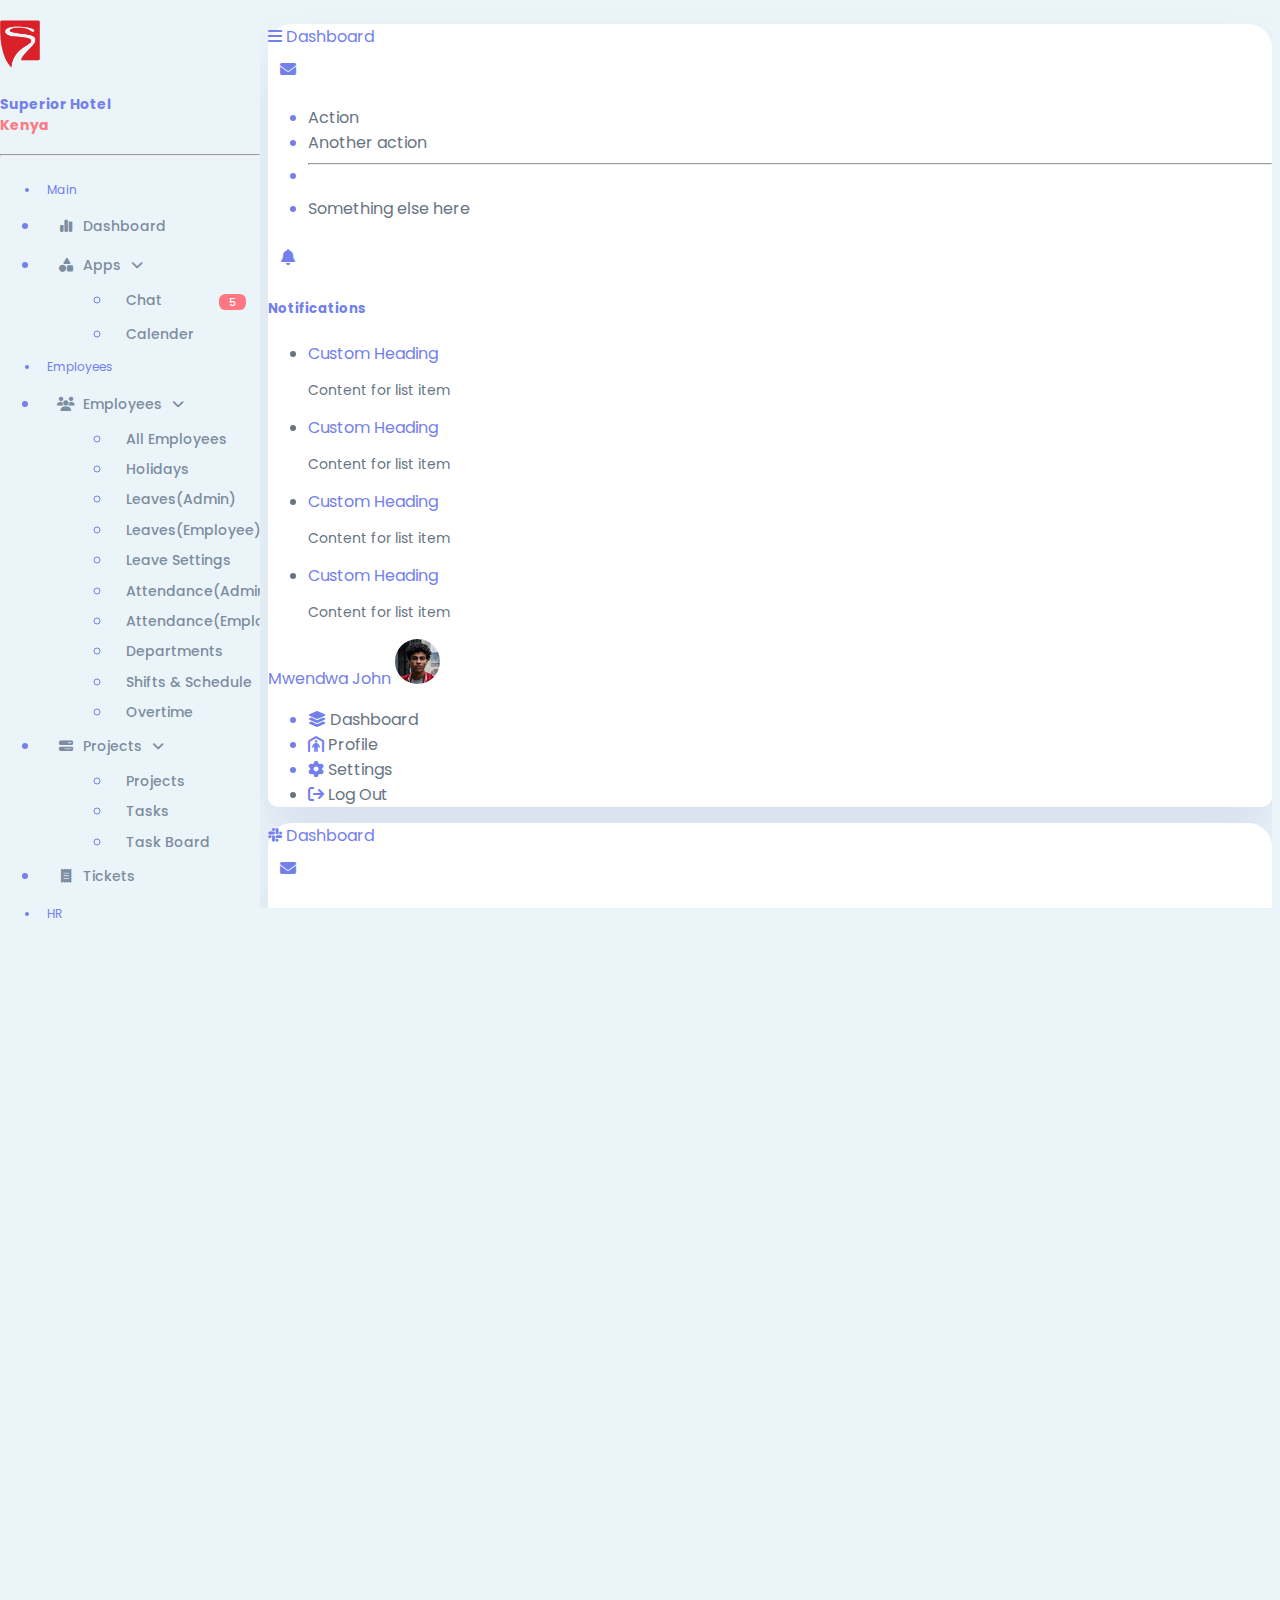
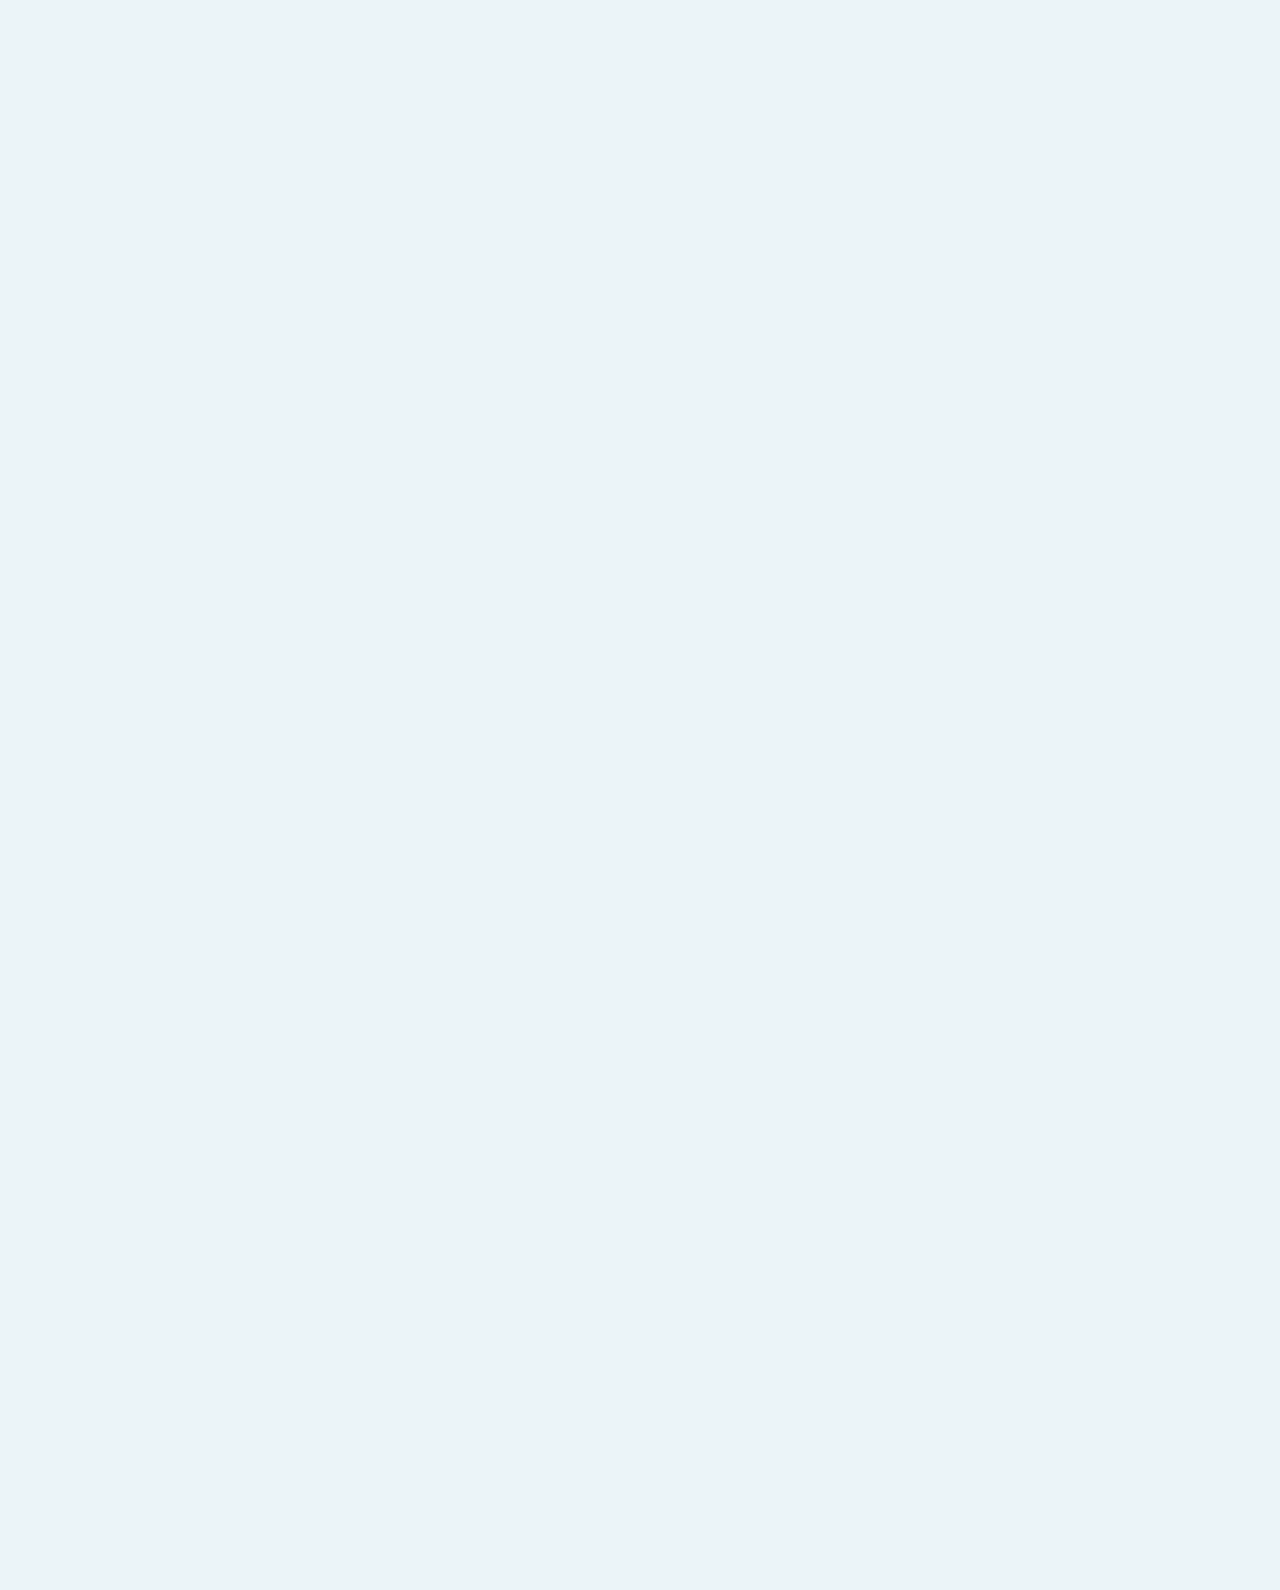
<file: index.html>
<!doctype html>
<html lang="en">
<head>
    <meta charset="utf-8">
    <meta name="viewport" content="width=device-width, initial-scale=1">
    
    <link rel="icon" href="assets/images/superiorLogo.png" type="image/x-icon">
    <title>SHK</title>

    <!-- Bootstrap CSS -->
    <link href="https://cdn.jsdelivr.net/npm/bootstrap@5.3.2/dist/css/bootstrap.min.css" rel="stylesheet" integrity="sha384-T3c6CoIi6uLrA9TneNEoa7RxnatzjcDSCmG1MXxSR1GAsXEV/Dwwykc2MPK8M2HN" crossorigin="anonymous">
    <!-- Fontawsome CDN -->
    <link rel="stylesheet" href="https://cdnjs.cloudflare.com/ajax/libs/font-awesome/6.4.2/css/all.min.css">

    <!-- Custom CSS -->
    <link rel="stylesheet" href="assets/style.css">
</head>
<body>
    <div class="container-fluid p-0 d-flex h-100">
        <!-- start: sidebar -->
        <div id="bdSidebar" class="sidebar d-flex flex-column flex-shrink-0 p-3 background text-white offcanvas-md offcanvas-start">
            <a href="#" class="navbar-brand">
                <a href="#" class="sidebar-logo d-flex mx-auto">
                    <img src="assets/images/superiorLogo.png" alt="logo" class="mx-auto">
                    <h4 class="sidebar-brand text-center m-2">Superior Hotel <br><span>Kenya</span></h4>
                </a>
            </a>
            <hr class="sidebar-hr">
            <ul class="sidebar-nav nav nav-pills flex-column mb-auto">
                <li class="sidebar-menu-divider mt-6 mb-1 text-uppercase">Main</li>
                <li class="nav-item mb-1">
                    <a href="#" class="sidebar-menu-item ">
                        <i class="fa-solid fa-chart-simple sidebar-menu-item-icon"></i>
                        Dashboard
                    </a>
                </li>

                <li class="nav-item mb-1">
                    <a href="#" class="sidebar-menu-item collapsed" data-bs-toggle="collapse" data-bs-target="#collapseApps" aria-expanded="false" aria-controls="collapseApps">
                        <i class="fa-solid fa-shapes sidebar-menu-item-icon"></i>
                        Apps
                        <i class="fa-solid fa-angle-down sidebar-menu-item-accordion"></i>
                    </a>
                    <ul id="collapseApps" class="list-unstyled collapse ms-1" data-bs-parent="#bdSidebar">
                        <li class="sidebar-dropdown-menu-item mb-1">
                            <a href="#" class="sidebar-menu-item">
                                Chat
                                <span class="notification-badge">5</span>
                            </a>
                        </li>
                        <li class="sidebar-dropdown-menu-item mb-1">
                            <a href="#" class="sidebar-menu-item">
                                Calender
                            </a>
                        </li>
                    </ul>
                </li>

                <li class="sidebar-menu-divider mt-6 mb-1 text-uppercase">Employees</li>

                <li class="nav-item mb-1">
                    <a href="#" class="collapsed sidebar-menu-item" data-bs-toggle="collapse" data-bs-target="#collapseEmployees" aria-expanded="false" aria-controls="collapseEmployees">
                        <i class="fa-solid fa-users sidebar-menu-item-icon"></i>
                        Employees
                        <i class="fa-solid fa-angle-down sidebar-menu-item-accordion ms-auto"></i>
                    </a>
                    <ul id="collapseEmployees" class="list-unstyled collapse ms-1" data-bs-parent="#bdSidebar">
                        <li class="sidebar-dropdown-menu-item mb-1">
                            <a href="employees.html" class="">
                                All Employees
                            </a>
                        </li>
                        <li class="sidebar-dropdown-menu-item mb-1">
                            <a href="#" class="">
                                Holidays
                            </a>
                        </li>
                        <li class="sidebar-dropdown-menu-item mb-1">
                            <a href="#" class="">
                                Leaves(Admin)
                            </a>
                        </li>
                        <li class="sidebar-dropdown-menu-item mb-1">
                            <a href="#" class="">
                                Leaves(Employee)
                            </a>
                        </li>
                        <li class="sidebar-dropdown-menu-item mb-1">
                            <a href="#" class="">
                                Leave Settings
                            </a>
                        </li>
                        <li class="sidebar-dropdown-menu-item mb-1">
                            <a href="#" class="">
                                Attendance(Admin)
                            </a>
                        </li>
                        <li class="sidebar-dropdown-menu-item mb-1">
                            <a href="#" class="">
                                Attendance(Employee)
                            </a>
                        </li>
                        <li class="sidebar-dropdown-menu-item mb-1">
                            <a href="#" class="">
                                Departments
                            </a>
                        </li>
                        <li class="sidebar-dropdown-menu-item mb-1">
                            <a href="#" class="">
                                Shifts & Schedule
                            </a>
                        </li>
                        <li class="sidebar-dropdown-menu-item mb-1">
                            <a href="#" class="">
                                Overtime
                            </a>
                        </li>
                    </ul>
                </li>

                <li class="nav-item mb-1">
                    <a href="#" class="collapsed sidebar-menu-item" data-bs-toggle="collapse" data-bs-target="#collapseProjects" aria-expanded="false" aria-controls="collapseProjects">
                        <i class="fa-solid fa-bars-progress sidebar-menu-item-icon"></i>
                        Projects
                        <i class="fa-solid fa-angle-down sidebar-menu-item-accordion"></i>
                    </a>
                    <ul id="collapseProjects" class="list-unstyled collapse ms-1" data-bs-parent="#bdSidebar">
                        <li class="sidebar-dropdown-menu-item mb-1">
                            <a href="#" class="">
                                Projects
                            </a>
                        </li>
                        <li class="sidebar-dropdown-menu-item mb-1">
                            <a href="#" class="">
                                Tasks
                            </a>
                        </li>
                        <li class="sidebar-dropdown-menu-item mb-1">
                            <a href="#" class="">
                                Task Board
                            </a>
                        </li>
                    </ul>
                </li>

                <li class="nav-item mb-1">
                    <a href="#" class="sidebar-menu-item">
                        <i class="fa-solid fa-receipt sidebar-menu-item-icon"></i>
                        Tickets
                    </a>
                </li>

                <li class="sidebar-menu-divider mt-6 mb-1 text-uppercase">HR</li>

                <li class="nav-item mb-1">
                    <a href="#" class="collapsed sidebar-menu-item" data-bs-toggle="collapse" data-bs-target="#collapsePayroll" aria-expanded="false" aria-controls="collapsePayroll">
                        <i class="fa-solid fa-sack-dollar sidebar-menu-item-icon"></i>
                        Payroll
                        <i class="fa-solid fa-angle-down sidebar-menu-item-accordion"></i>
                    </a>
                    <ul id="collapsePayroll" class="list-unstyled collapse ms-1" data-bs-parent="#bdSidebar">
                        <li class="sidebar-dropdown-menu-item mb-1">
                            <a href="#" class="">
                                Employee Salary
                            </a>
                        </li>
                        <li class="sidebar-dropdown-menu-item mb-1">
                            <a href="#" class="">
                                Payslip
                            </a>
                        </li>
                        <li class="sidebar-dropdown-menu-item mb-1">
                            <a href="#" class="">
                                Payroll Items
                            </a>
                        </li>
                    </ul>
                </li>

                <li class="nav-item mb-1">
                    <a href="#" class="sidebar-menu-item">
                        <i class="fa-solid fa-clipboard-list sidebar-menu-item-icon"></i>
                        Policies
                    </a>
                </li>

                <li class="nav-item mb-1">
                    <a href="#" class="collapsed sidebar-menu-item" data-bs-toggle="collapse" data-bs-target="#collapseReports" aria-expanded="false" aria-controls="collapseReports">
                        <i class="fa-solid fa-mortar-pestle sidebar-menu-item-icon"></i>
                        Reports
                        <i class="fa-solid fa-angle-down sidebar-menu-item-accordion"></i>
                    </a>
                    <ul id="collapseReports" class="list-unstyled collapse ms-1" data-bs-parent="#bdSidebar">
                        <li class="sidebar-dropdown-menu-item mb-1">
                            <a href="#" class="">
                                Project report
                            </a>
                        </li>
                        <li class="sidebar-dropdown-menu-item mb-1">
                            <a href="#" class="">
                                Task report
                            </a>
                        </li>
                        <li class="sidebar-dropdown-menu-item mb-1">
                            <a href="#" class="">
                                Employee report
                            </a>
                        </li>
                        <li class="sidebar-dropdown-menu-item mb-1">
                            <a href="#" class="">
                                Payroll report
                            </a>
                        </li>
                        <li class="sidebar-dropdown-menu-item mb-1">
                            <a href="#" class="">
                                Attendance report
                            </a>
                        </li>
                        <li class="sidebar-dropdown-menu-item mb-1">
                            <a href="#" class="">
                                Leave report
                            </a>
                        </li>
                        <li class="sidebar-dropdown-menu-item mb-1">
                            <a href="#" class="">
                                Daily report
                            </a>
                        </li>
                    </ul>
                </li>

                <li class="sidebar-menu-divider mt-6 mb-1 text-uppercase">Performance</li>

                <li class="nav-item mb-1">
                    <a href="#" class="collapsed sidebar-menu-item" data-bs-toggle="collapse" data-bs-target="#collapsePerformance" aria-expanded="false" aria-controls="collapsePerformance">
                        <i class="fa-solid fa-gauge-high sidebar-menu-item-icon"></i>
                        Performance
                        <i class="fa-solid fa-angle-down sidebar-menu-item-accordion"></i>
                    </a>
                    <ul id="collapsePerformance" class="list-unstyled collapse ms-1" data-bs-parent="#bdSidebar">
                        <li class="sidebar-dropdown-menu-item mb-1">
                            <a href="#" class="">
                                Perf - Review
                            </a>
                        </li>
                        <li class="sidebar-dropdown-menu-item mb-1">
                            <a href="#" class="">
                                Perf - Appraisal
                            </a>
                        </li>
                    </ul>
                </li>

                <li class="nav-item mb-1">
                    <a href="#" class="collapsed sidebar-menu-item" data-bs-toggle="collapse" data-bs-target="#collapseTraining" aria-expanded="false" aria-controls="collapseTraining">
                        <i class="fa-solid fa-utensils sidebar-menu-item-icon"></i>
                        Training
                        <i class="fa-solid fa-angle-down sidebar-menu-item-accordion"></i>
                    </a>
                    <ul id="collapseTraining" class="list-unstyled collapse ms-1" data-bs-parent="#bdSidebar">
                        <li class="sidebar-dropdown-menu-item mb-1">
                            <a href="#" class="">
                                Training List
                            </a>
                        </li>
                        <li class="sidebar-dropdown-menu-item mb-1">
                            <a href="#" class="">
                                Trainers
                            </a>
                        </li>
                        <li class="sidebar-dropdown-menu-item mb-1">
                            <a href="#" class="">
                                Training Type
                            </a>
                        </li>
                    </ul>
                </li>

                <li class="nav-item mb-1">
                    <a href="#" class="sidebar-menu-item">
                        <i class="fa-solid fa-pen-fancy sidebar-menu-item-icon"></i>
                        Resignation
                    </a>
                </li>

                <li class="nav-item mb-1">
                    <a href="#" class="sidebar-menu-item">
                        <i class="fa-solid fa-hands sidebar-menu-item-icon"></i>
                        Termination
                    </a>
                </li>

                <li class="sidebar-menu-divider mt-6 mb-1 text-uppercase">Administration</li>

                <li class="nav-item mb-1">
                    <a href="#" class="sidebar-menu-item">
                        <i class="fa-solid fa-shop sidebar-menu-item-icon"></i>
                        Assets
                    </a>
                </li>

                <li class="nav-item mb-1">
                    <a href="#" class="collapsed sidebar-menu-item" data-bs-toggle="collapse" data-bs-target="#collapseJobs" aria-expanded="false" aria-controls="collapseJobs">
                        <i class="fa-solid fa-toolbox sidebar-menu-item-icon"></i>
                        Jobs
                        <i class="fa-solid fa-angle-down sidebar-menu-item-accordion"></i>
                    </a>
                    <ul id="collapseJobs" class="list-unstyled collapse ms-1" data-bs-parent="#bdSidebar">
                        <li class="sidebar-dropdown-menu-item mb-1">
                            <a href="#" class="">
                                Jobs Dashboards
                            </a>
                        </li>
                        <li class="sidebar-dropdown-menu-item mb-1">
                            <a href="#" class="">
                                Resumes
                            </a>
                        </li>
                        <li class="sidebar-dropdown-menu-item mb-1">
                            <a href="#" class="">
                                Candidate List
                            </a>
                        </li>
                        <li class="sidebar-dropdown-menu-item mb-1">
                            <a href="#" class="">
                                Shortlist Candidates
                            </a>
                        </li>
                        <li class="sidebar-dropdown-menu-item mb-1">
                            <a href="#" class="">
                                Interview Questions
                            </a>
                        </li>
                        <li class="sidebar-dropdown-menu-item mb-1">
                            <a href="#" class="">
                                Offer Approvals
                            </a>
                        </li>
                        <li class="sidebar-dropdown-menu-item mb-1">
                            <a href="#" class="">
                                Onboarding
                            </a>
                        </li>
                    </ul>
                </li>

                <li class="nav-item mb-1">
                    <a href="#" class="sidebar-menu-item">
                        <i class="fa-solid fa-feather-pointed sidebar-menu-item-icon"></i>
                        Activities
                    </a>
                </li>

                <li class="sidebar-menu-divider mt-6 mb-1 text-uppercase">System</li>

                <li class="nav-item mb-1">
                    <a href="#" class="collapsed sidebar-menu-item" data-bs-toggle="collapse" data-bs-target="#collapseProfile" aria-expanded="false" aria-controls="collapseProfile">
                        <i class="fa-solid fa-user sidebar-menu-item-icon"></i>
                        My Profile
                        <i class="fa-solid fa-angle-down sidebar-menu-item-accordion"></i>
                    </a>
                    <ul id="collapseProfile" class="list-unstyled collapse ms-1" data-bs-parent="#bdSidebar">
                        <li class="sidebar-dropdown-menu-item mb-1">
                            <a href="#" class="">
                                Dashboard
                            </a>
                        </li>
                        <li class="sidebar-dropdown-menu-item mb-1">
                            <a href="#" class="">
                                Settings
                            </a>
                        </li>
                        <li class="sidebar-dropdown-menu-item mb-1">
                            <a href="#" class="">
                                LogOut
                            </a>
                        </li>
                    </ul>
                </li>

                <li class="sidebar-menu-divider mt-6 mb-1 text-uppercase">Custom</li>
                <li class="nav-item mb-1">
                    <a href="#" class="collapsed sidebar-menu-item" data-bs-toggle="collapse" data-bs-target="#collapsePages" aria-expanded="false" aria-controls="collapsePages">
                        <i class="fa-solid fa-file-invoice sidebar-menu-item-icon"></i>
                        Pages
                        <i class="fa-solid fa-angle-down sidebar-menu-item-accordion"></i>
                    </a>
                    <ul id="collapsePages" class="list-unstyled collapse ms-1" data-bs-parent="#bdSidebar">
                        <li class="sidebar-dropdown-menu-item mb-1">
                            <a href="home.html" class="">
                                Landing
                            </a>
                        </li>
                        <li class="sidebar-dropdown-menu-item mb-1">
                            <a href="login.html" class="">
                                Login
                            </a>
                        </li>
                        <li class="sidebar-dropdown-menu-item mb-1">
                            <a href="blank.html" class="">
                                Blank
                            </a>
                        </li>
                        <li class="sidebar-dropdown-menu-item mb-1">
                            <a href="#" class="">
                                404
                            </a>
                        </li>
                        <li class="sidebar-dropdown-menu-item mb-1">
                            <a href="#" class="">
                                401
                            </a>
                        </li>
                    </ul>
                </li>

                <li class="nav-item mb-1">
                    <a href="#" class="collapsed sidebar-menu-item" data-bs-toggle="collapse" data-bs-target="#collapseWidgets" aria-expanded="false" aria-controls="collapseWidgets">
                        <i class="fa-solid fa-toolbox sidebar-menu-item-icon"></i>
                        Widgets
                        <i class="fa-solid fa-angle-down sidebar-menu-item-accordion"></i>
                    </a>
                    <ul id="collapseWidgets" class="list-unstyled collapse ms-1" data-bs-parent="#bdSidebar">
                        <li class="sidebar-dropdown-menu-item mb-1">
                            <a href="#" class="">
                                Form
                            </a>
                        </li>
                        <li class="sidebar-dropdown-menu-item mb-1">
                            <a href="#" class="">
                                Table
                            </a>
                        </li>
                    </ul>
                </li>
            </ul>
            <hr>
            <div class="d-flex sidebar-footer dropdown open">
                <img src="assets/images/profile-1.jpg" class="img-fluid profile-photo me-2" alt="">
                <span class="primary text-center">
                    <h6 class="mt-1 mb-0">Mwendwa John</h6>
                    <small class="text-muted small">Developer</small>
                </span>
                <a href="#" class="btn dropdown-toggle primary" type="button" id="triggerId" data-bs-toggle="collapse" arex aria-expanded="false">
                    <i class="fa-solid fa-ellipsis-vertical"></i>
                </a>
                <div class="dropdown-menu" aria-labelledby="triggerId">
                    <a href="#" class="dropdown-item">Action 1</a>
                    <a href="#" class="dropdown-item">Action 2</a>
                </div>
            </div>
        </div>
        <!-- end: sidebar -->
        <!-- start: main page -->
        <main class="main-bg flex-fill">
            <div class="container">
                <div class="row">
                    <!-- start: navigation menus -->
                    <div class="col-12">
                        <!-- start: nav display on md -->
                        <nav class="container-fluid p-2 d-flex d-md-none px-3 py-2 home-navbar mobile">
                            <a href="index.html" data-bs-toggle="offcanvas" data-bs-target="#bdSidebar">
                                <i class="fa-solid fa-bars"></i>
                            </a>
                            <span class="ms-3">Dashboard</span>
    
                            <div class="nav-item dropdown">
                                <a class="cursor-pointer primary mx-1 dropdown-toggle navbar-link" href="#" role="button" data-bs-toggle="dropdown" aria-expanded="false">
                                    <i class="fa-solid fa-envelope"></i>
                                </a>
                                <ul class="dropdown-menu">
                                    <li><a class="dropdown-item" href="#">Action</a></li>
                                    <li><a class="dropdown-item" href="#">Another action</a></li>
                                    <li><hr class="dropdown-divider"></li>
                                    <li><a class="dropdown-item" href="#">Something else here</a></li>
                                </ul>
                            </div>
    
                            <div class="dropdown mx-1 me-3 d-sm-block">
                                <div class="cursor-pointer primary dropdown-toggle navbar-link" data-bs-toggle="dropdown" aria-expanded="false">
                                    <i class="fa-solid fa-bell"></i>
                                </div>
    
                                <div class="dropdown-menu navdropdown-menu">
                                    <div class="navdropdown-title">
                                        <h5 class="p-3 text-center">Notifications</h5>
                                    </div>
                                    <div class="navdropdown-body">
                                        <ul class="list-group list-group-flush d-flex justify-content-between align-items-start">
                                            <li class="dropdown-item">
                                                <a href="#">
                                                    <div class="me-auto">
                                                        <div class="notification-heading">Custom Heading</div>
                                                        <p class="notification-body">Content for list item</p>
                                                    </div>
                                                </a>
                                            </li>
                                            
                                            <li class="dropdown-item">
                                                <a href="#">
                                                    <div class="me-auto">
                                                        <div class="notification-heading">Custom Heading</div>
                                                        <p class="notification-body">Content for list item</p>
                                                    </div>
                                                </a>
                                            </li>
    
                                            <li class="dropdown-item">
                                                <a href="#">
                                                    <div class="me-auto">
                                                        <div class="notification-heading">Custom Heading</div>
                                                        <p class="notification-body">Content for list item</p>
                                                    </div>
                                                </a>
                                            </li>
    
                                            <li class="dropdown-item">
                                                <a href="#">
                                                    <div class="me-auto">
                                                        <div class="notification-heading">Custom Heading</div>
                                                        <p class="notification-body">Content for list item</p>
                                                    </div>
                                                </a>
                                            </li>
    
                                        </ul>
                                    </div>
                                </div>
                            </div>
    
                            <div class="dropdown">
                                <div class="d-flex align-items-center cursor-pointer dropdown-toggle" data-bs-toggle="dropdown" aria-expanded="false">
                                    <span class="me-2 d-none d-sm-block">Mwendwa John</span>
                                    <img class="nav-profile-photo m-1" src="assets/images/profile-1.jpg" alt="Image">
                                </div>
                                <ul class="dropdown-menu m-2" aria-labelledby="dropdownMenuButton1">
                                    <li><a class="dropdown-item" href="#">
                                        <i class="fa-solid fa-layer-group me-2"></i>
                                        Dashboard</a>
                                    </li>
                                    <li><a class="dropdown-item" href="#"> 
                                        <i class="fa-solid fa-person-shelter me-2"></i> 
                                        Profile </a>
                                    </li>
                                    <li><a class="dropdown-item" href="#">
                                        <i class="fa-solid fa-gear me-2"></i> 
                                        Settings</a>
                                    </li>
                                    <!-- Button trigger modal -->
                                    <li class="dropdown-item cursor-pointer" data-bs-toggle="modal" data-bs-target="#logOutModal">
                                        <i class="fa-solid fa-arrow-right-from-bracket me-2"></i>
                                        Log Out
                                    </li>
                                </ul>
                            </div>
                        </nav>
                        <!-- end: nav display on md -->
    
                        <!-- start: nav display on lg only -->
                        <div class="container-fluid d-none d-lg-block">
                            <nav class="px-3 py-2 d-flex home-navbar">
                                <i class="fa-brands fa-slack me-3 d-none d-md-block cursor-pointer" id="sidebarToggle"></i>
                                <span class="cursor-pointer mb-0 me-auto">Dashboard</span>
        
                                <div class="nav-item dropdown">
                                    <a class="cursor-pointer primary mx-1 dropdown-toggle navbar-link" href="#" role="button" data-bs-toggle="dropdown" aria-expanded="false">
                                        <i class="fa-solid fa-envelope"></i>
                                    </a>
                                    <ul class="dropdown-menu">
                                        <li><a class="dropdown-item" href="#">Action</a></li>
                                        <li><a class="dropdown-item" href="#">Another action</a></li>
                                        <li><hr class="dropdown-divider"></li>
                                        <li><a class="dropdown-item" href="#">Something else here</a></li>
                                    </ul>
                                </div>
        
                                <div class="dropdown mx-1 me-3 d-sm-block">
                                    <div class="cursor-pointer primary dropdown-toggle navbar-link" data-bs-toggle="dropdown" aria-expanded="false">
                                        <i class="fa-solid fa-bell"></i>
                                    </div>
        
                                    <div class="dropdown-menu navdropdown-menu">
                                        <div class="navdropdown-title">
                                            <h5 class="p-3 text-center">Notifications</h5>
                                        </div>
                                        <div class="navdropdown-body">
                                            <ul class="list-group list-group-flush d-flex justify-content-between align-items-start">
                                                <li class="dropdown-item">
                                                    <a href="#">
                                                        <div class="me-auto">
                                                            <div class="notification-heading">Custom Heading</div>
                                                            <p class="notification-body">Content for list item</p>
                                                        </div>
                                                    </a>
                                                </li>
                                                
                                                <li class="dropdown-item">
                                                    <a href="#">
                                                        <div class="me-auto">
                                                            <div class="notification-heading">Custom Heading</div>
                                                            <p class="notification-body">Content for list item</p>
                                                        </div>
                                                    </a>
                                                </li>
        
                                                <li class="dropdown-item">
                                                    <a href="#">
                                                        <div class="me-auto">
                                                            <div class="notification-heading">Custom Heading</div>
                                                            <p class="notification-body">Content for list item</p>
                                                        </div>
                                                    </a>
                                                </li>
        
                                                <li class="dropdown-item">
                                                    <a href="#">
                                                        <div class="me-auto">
                                                            <div class="notification-heading">Custom Heading</div>
                                                            <p class="notification-body">Content for list item</p>
                                                        </div>
                                                    </a>
                                                </li>
        
                                            </ul>
                                        </div>
                                    </div>
                                </div>
        
                                <div class="dropdown">
                                    <div class="d-flex align-items-center cursor-pointer dropdown-toggle" data-bs-toggle="dropdown" aria-expanded="false">
                                        <span class="me-2 d-none d-sm-block">Mwendwa John</span>
                                        <img class="nav-profile-photo m-1" src="assets/images/profile-1.jpg" alt="Image">
                                    </div>
                                    <ul class="dropdown-menu m-2" aria-labelledby="dropdownMenuButton1">
                                        <li>
                                            <a class="dropdown-item" href="#">
                                                <i class="fa-solid fa-layer-group me-2"></i>
                                                Dashboard
                                            </a>
                                        </li>
                                        <li>
                                            <a class="dropdown-item" href="#"> 
                                                <i class="fa-solid fa-person-shelter me-2"></i> 
                                                Profile 
                                            </a>
                                        </li>
                                        <li>
                                            <a class="dropdown-item" href="#">
                                                <i class="fa-solid fa-gear me-2"></i> 
                                                Settings
                                            </a>
                                        </li>
                                        <!-- Button trigger modal -->
                                        <li class="cursor-pointer" data-bs-toggle="modal" data-bs-target="#logOutModal">
                                            <a href="#" class="dropdown-item">
                                                <i class="fa-solid fa-arrow-right-from-bracket me-2"></i>
                                                Log Out
                                            </a>
                                        </li>
                                    </ul>
                                </div>
                            </nav>
                        </div>
                        <!-- end: nav display on lg only -->
                    </div>
                    <!-- end: navigation menus -->
                </div>
                <!-- start: main page content -->
                <div class="p-2 p-lg-4 pt-3">
                    <!-- start: Summary -->
                    <section class="summary-section container-fluid">
                        <div class="row g-3">
                            <div class="col-12 col-sm-6 col-lg-3">
                                <a href="#" class="custom-card d-flex justify-content-between">
                                    <i class="fa-solid fa-hand-holding-dollar custom-card-icon mb-2 icon-primary"></i>
                                    <div class="wrapper">
                                        <h1 class="primary">35</h1>
                                        <div class="float-end text-muted">Casuals</div>
                                    </div>
                                </a>
                            </div>
                            
                            <div class="col-12 col-sm-6 col-lg-3">
                                <a href="#" class="custom-card d-flex justify-content-between">
                                    <i class="fa-solid fa-cart-shopping custom-card-icon mb-2 icon-success"></i>
                                    <div>
                                        <h1 class="success">6,435</h1>
                                        <div class="float-end text-muted">Employees</div>
                                    </div>
                                </a>
                            </div>
        
                            <div class="col-12 col-sm-6 col-lg-3">
                                <a href="#" class="custom-card d-flex justify-content-between">
                                    <i class="fa-solid fa-paintbrush custom-card-icon mb-2 icon-danger"></i>
                                    <div class="wrapper">
                                        <h1 class="danger">35</h1>
                                        <div class="float-end text-muted">Tasks</div>
                                    </div>
                                </a>
                            </div>
        
                            <div class="col-12 col-sm-6 col-lg-3">
                                <a href="#" class="custom-card d-flex justify-content-between">
                                    <i class="fa-solid fa-handshake-angle custom-card-icon mb-2 icon-warning"></i>
                                    <div class="wrapper">
                                        <h2 class="warning">5</h2>
                                        <div class="float-end text-muted">Projects</div>
                                    </div>
                                </a>
                            </div>
                        </div>
                    </section>
                    <!-- end: Summary -->

                    <!-- start: graphs & charts -->
                    <div class="row g-3 mt-2">
                        <div class="col-12 col-md-7 col-xl-8">
                            <div class="card border-0 shadow-sm h-100">
                                <div class="card-header bg-white">
                                    Chart 1
                                </div>
                                <div class="card-body">
                                    <canvas id="sales-chart"></canvas>
                                </div>
                            </div>
                        </div>
                        <div class="col-12 col-md-5 col-xl-4">
                            <div class="custom-card border-0  h-100">
                                <div class="card-header">
                                    Tasks
                                </div>
                                <hr>
                                <div class="card-body">
                                    <canvas id="visitors-chart"></canvas>
                                </div>
                            </div>
                        </div>
                    </div>
                    <!-- end: graphs & charts -->
                </div>
                <!-- end: main page content -->
            </div>
            
            <!-- start: footer -->
            <footer>
                <div class="row px-3">
                    <div class="col-12">
                        <div class="text-muted text-center">
                            <p class="primary">
                                &copy; <span id="currentYear"></span> Superior Hotels Kenya | Human Resource Management System
                            </p>
                        </div>
                        <script>
                            const currentYear = new Date().getFullYear();
                            document.getElementById("currentYear").textContent = currentYear;
                        </script>
                    </div>
                </div>
            </footer>
            <!-- end: footer -->
        </main>
        <!-- end: main page -->
        
    </div>


    <!-- start: Logout modal -->
    <div class="modal fade" id="logOutModal" tabindex="-1" aria-labelledby="exampleModalLabel" aria-hidden="true">
        <div class="modal-dialog">
            <div class="modal-content">
                <div class="modal-body text-center">
                    <button type="button" class="btn-close float-end" data-bs-dismiss="modal" aria-label="Close"></button>
                    <span class="modal-icon"><i class="fa-regular fa-face-sad-tear fs-1"></i></span>
                    <h2 class="primary">Time to say goodbye!</h2>
                    <p>
                        Click that log out button; leave no doubt that you came, saw, and conquered (and then politely waved goodbye).
                    </p>

                    <div class="my-3">
                        <button type="button" class="button" data-bs-dismiss="modal">No, Stay</button>
                        <button type="button" class="button btn-danger">LogOut</button>
                    </div>
                </div>
            </div>
        </div>
    </div>
    <!-- end: Logout modal -->

    <!-- Bootstrap JS -->
    <script src="https://cdn.jsdelivr.net/npm/bootstrap@5.3.2/dist/js/bootstrap.bundle.min.js" integrity="sha384-C6RzsynM9kWDrMNeT87bh95OGNyZPhcTNXj1NW7RuBCsyN/o0jlpcV8Qyq46cDfL" crossorigin="anonymous"></script>

    <!-- Custom JS -->
    <script src="assets/main.js"></script>
</body>
</html>
</file>
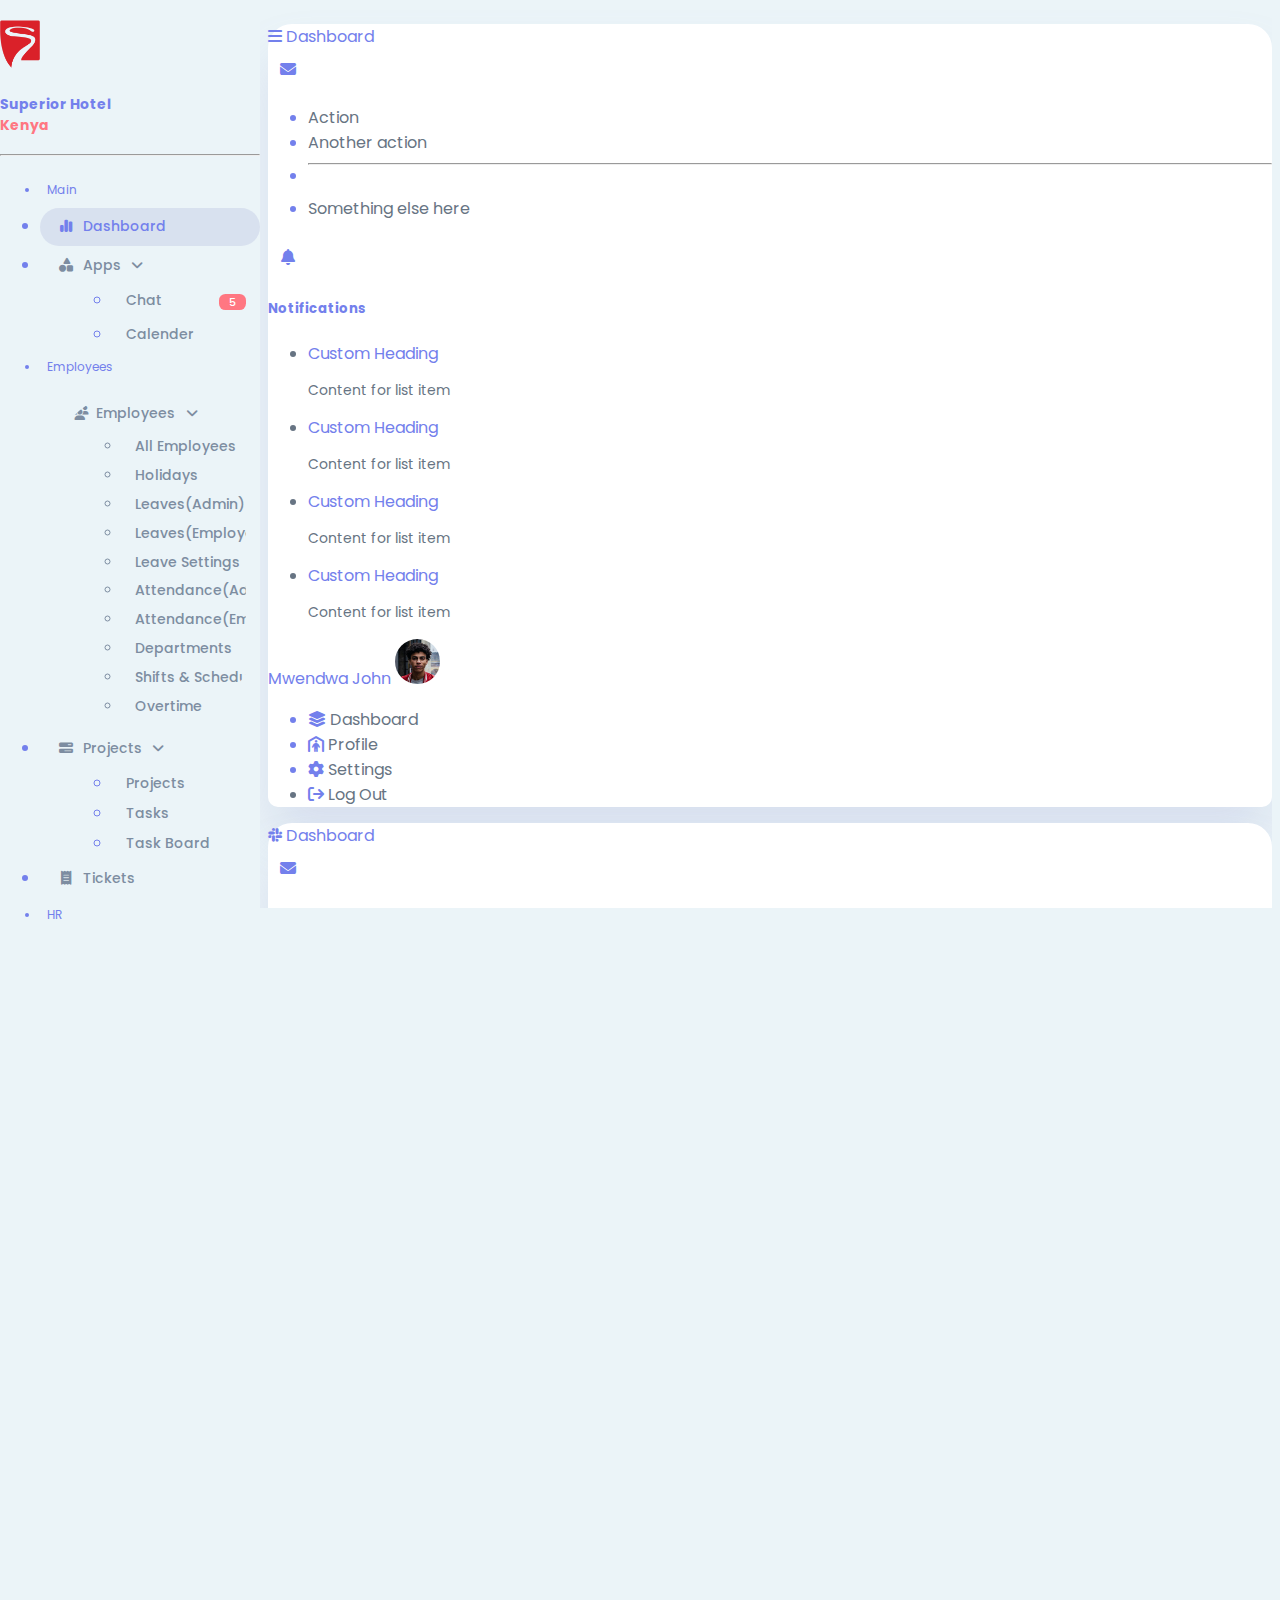
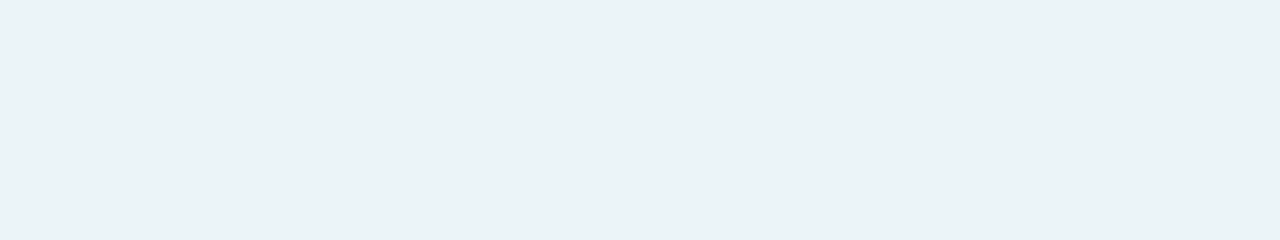
<file: blank.html>
<!doctype html>
<html lang="en">
<head>
    <meta charset="utf-8">
    <meta name="viewport" content="width=device-width, initial-scale=1">
    
    <link rel="icon" href="assets/images/superiorLogo.png" type="image/x-icon">
    <title>SHK</title>

    <!-- Bootstrap CSS -->
    <link href="https://cdn.jsdelivr.net/npm/bootstrap@5.3.2/dist/css/bootstrap.min.css" rel="stylesheet" integrity="sha384-T3c6CoIi6uLrA9TneNEoa7RxnatzjcDSCmG1MXxSR1GAsXEV/Dwwykc2MPK8M2HN" crossorigin="anonymous">
    <!-- Fontawsome CDN -->
    <link rel="stylesheet" href="https://cdnjs.cloudflare.com/ajax/libs/font-awesome/6.4.2/css/all.min.css">

    <!-- Custom CSS -->
    <link rel="stylesheet" href="assets/style.css">
</head>
<body>
    <div class="container-fluid p-0 d-flex h-100">
        <!-- start: sidebar -->
        <div id="bdSidebar" class="sidebar d-flex flex-column flex-shrink-0 p-3 background text-white offcanvas-md offcanvas-start">
            <a href="#" class="navbar-brand">
                <a href="#" class="sidebar-logo d-flex mx-auto">
                    <img src="assets/images/superiorLogo.png" alt="logo" class="mx-auto">
                    <h4 class="sidebar-brand text-center m-2">Superior Hotel <br><span>Kenya</span></h4>
                </a>
            </a>
            <hr class="sidebar-hr">
            <ul class="sidebar-nav nav nav-pills flex-column mb-auto">
                <li class="sidebar-menu-divider mt-6 mb-1 text-uppercase">Main</li>
                <li class="nav-item mb-1">
                    <a href="index.html" class="active">
                        <i class="fa-solid fa-chart-simple sidebar-menu-item-icon"></i>
                        Dashboard
                    </a>
                </li>

                <li class="nav-item mb-1">
                    <a href="#" class="collapsed" data-bs-toggle="collapse" data-bs-target="#collapseApps" aria-expanded="false" aria-controls="collapseApps">
                        <i class="fa-solid fa-shapes sidebar-menu-item-icon"></i>
                        Apps
                        <i class="fa-solid fa-angle-down sidebar-menu-item-accordion float-end"></i>
                    </a>
                    <ul id="collapseApps" class="list-unstyled collapse ms-1" data-bs-parent="#bdSidebar">
                        <li class="sidebar-dropdown-menu-item mb-1">
                            <a href="#" class="">
                                Chat
                                <span class="notification-badge">5</span>
                            </a>
                        </li>
                        <li class="sidebar-dropdown-menu-item mb-1">
                            <a href="#" class="">
                                Calender
                            </a>
                        </li>
                    </ul>
                </li>

                <li class="sidebar-menu-divider mt-6 mb-1 text-uppercase">Employees</li>
                <li class="sidebar-menu-item mb-1">
                    <a href="#" class="collapsed" data-bs-toggle="collapse" data-bs-target="#collapseEmployees" aria-expanded="false" aria-controls="collapseEmployees">
                        <i class="fa-solid fa-users sidebar-menu-item-icon"></i>
                        Employees
                        <i class="fa-solid fa-angle-down sidebar-menu-item-accordion float-end"></i>
                    </a>
                    <ul id="collapseEmployees" class="list-unstyled collapse ms-1" data-bs-parent="#bdSidebar">
                        <li class="sidebar-dropdown-menu-item mb-1">
                            <a href="employees.html" class="">
                                All Employees
                            </a>
                        </li>
                        <li class="sidebar-dropdown-menu-item mb-1">
                            <a href="#" class="">
                                Holidays
                            </a>
                        </li>
                        <li class="sidebar-dropdown-menu-item mb-1">
                            <a href="#" class="">
                                Leaves(Admin)
                            </a>
                        </li>
                        <li class="sidebar-dropdown-menu-item mb-1">
                            <a href="#" class="">
                                Leaves(Employee)
                            </a>
                        </li>
                        <li class="sidebar-dropdown-menu-item mb-1">
                            <a href="#" class="">
                                Leave Settings
                            </a>
                        </li>
                        <li class="sidebar-dropdown-menu-item mb-1">
                            <a href="#" class="">
                                Attendance(Admin)
                            </a>
                        </li>
                        <li class="sidebar-dropdown-menu-item mb-1">
                            <a href="#" class="">
                                Attendance(Employee)
                            </a>
                        </li>
                        <li class="sidebar-dropdown-menu-item mb-1">
                            <a href="#" class="">
                                Departments
                            </a>
                        </li>
                        <li class="sidebar-dropdown-menu-item mb-1">
                            <a href="#" class="">
                                Shifts & Schedule
                            </a>
                        </li>
                        <li class="sidebar-dropdown-menu-item mb-1">
                            <a href="#" class="">
                                Overtime
                            </a>
                        </li>
                    </ul>
                </li>

                <li class="nav-item mb-1">
                    <a href="#" class="collapsed" data-bs-toggle="collapse" data-bs-target="#collapseProjects" aria-expanded="false" aria-controls="collapseProjects">
                        <i class="fa-solid fa-bars-progress sidebar-menu-item-icon"></i>
                        Projects
                        <i class="fa-solid fa-angle-down sidebar-menu-item-accordion float-end"></i>
                    </a>
                    <ul id="collapseProjects" class="list-unstyled collapse ms-1" data-bs-parent="#bdSidebar">
                        <li class="sidebar-dropdown-menu-item mb-1">
                            <a href="#" class="">
                                Projects
                            </a>
                        </li>
                        <li class="sidebar-dropdown-menu-item mb-1">
                            <a href="#" class="">
                                Tasks
                            </a>
                        </li>
                        <li class="sidebar-dropdown-menu-item mb-1">
                            <a href="#" class="">
                                Task Board
                            </a>
                        </li>
                    </ul>
                </li>

                <li class="nav-item mb-1">
                    <a href="#" class="nav-link">
                        <i class="fa-solid fa-receipt sidebar-menu-item-icon"></i>
                        Tickets
                    </a>
                </li>

                <li class="sidebar-menu-divider mt-6 mb-1 text-uppercase">HR</li>

                <li class="nav-item mb-1">
                    <a href="#" class="collapsed" data-bs-toggle="collapse" data-bs-target="#collapsePayroll" aria-expanded="false" aria-controls="collapsePayroll">
                        <i class="fa-solid fa-sack-dollar sidebar-menu-item-icon"></i>
                        Payroll
                        <i class="fa-solid fa-angle-down sidebar-menu-item-accordion float-end"></i>
                    </a>
                    <ul id="collapsePayroll" class="list-unstyled collapse ms-1" data-bs-parent="#bdSidebar">
                        <li class="sidebar-dropdown-menu-item mb-1">
                            <a href="#" class="">
                                Employee Salary
                            </a>
                        </li>
                        <li class="sidebar-dropdown-menu-item mb-1">
                            <a href="#" class="">
                                Payslip
                            </a>
                        </li>
                        <li class="sidebar-dropdown-menu-item mb-1">
                            <a href="#" class="">
                                Payroll Items
                            </a>
                        </li>
                    </ul>
                </li>

                <li class="nav-item mb-1">
                    <a href="#" class="nav-link">
                        <i class="fa-solid fa-clipboard-list sidebar-menu-item-icon"></i>
                        Policies
                    </a>
                </li>

                <li class="nav-item mb-1">
                    <a href="#" class="collapsed" data-bs-toggle="collapse" data-bs-target="#collapseReports" aria-expanded="false" aria-controls="collapseReports">
                        <i class="fa-solid fa-mortar-pestle sidebar-menu-item-icon"></i>
                        Reports
                        <i class="fa-solid fa-angle-down sidebar-menu-item-accordion float-end"></i>
                    </a>
                    <ul id="collapseReports" class="list-unstyled collapse ms-1" data-bs-parent="#bdSidebar">
                        <li class="sidebar-dropdown-menu-item mb-1">
                            <a href="#" class="">
                                Project report
                            </a>
                        </li>
                        <li class="sidebar-dropdown-menu-item mb-1">
                            <a href="#" class="">
                                Task report
                            </a>
                        </li>
                        <li class="sidebar-dropdown-menu-item mb-1">
                            <a href="#" class="">
                                Employee report
                            </a>
                        </li>
                        <li class="sidebar-dropdown-menu-item mb-1">
                            <a href="#" class="">
                                Payroll report
                            </a>
                        </li>
                        <li class="sidebar-dropdown-menu-item mb-1">
                            <a href="#" class="">
                                Attendance report
                            </a>
                        </li>
                        <li class="sidebar-dropdown-menu-item mb-1">
                            <a href="#" class="">
                                Leave report
                            </a>
                        </li>
                        <li class="sidebar-dropdown-menu-item mb-1">
                            <a href="#" class="">
                                Daily report
                            </a>
                        </li>
                    </ul>
                </li>

                <li class="sidebar-menu-divider mt-6 mb-1 text-uppercase">Performance</li>

                <li class="nav-item mb-1">
                    <a href="#" class="collapsed" data-bs-toggle="collapse" data-bs-target="#collapsePerformance" aria-expanded="false" aria-controls="collapsePerformance">
                        <i class="fa-solid fa-gauge-high sidebar-menu-item-icon"></i>
                        Performance
                        <i class="fa-solid fa-angle-down sidebar-menu-item-accordion float-end"></i>
                    </a>
                    <ul id="collapsePerformance" class="list-unstyled collapse ms-1" data-bs-parent="#bdSidebar">
                        <li class="sidebar-dropdown-menu-item mb-1">
                            <a href="#" class="">
                                Perf - Review
                            </a>
                        </li>
                        <li class="sidebar-dropdown-menu-item mb-1">
                            <a href="#" class="">
                                Perf - Appraisal
                            </a>
                        </li>
                    </ul>
                </li>

                <li class="nav-item mb-1">
                    <a href="#" class="collapsed" data-bs-toggle="collapse" data-bs-target="#collapseTraining" aria-expanded="false" aria-controls="collapseTraining">
                        <i class="fa-solid fa-utensils sidebar-menu-item-icon"></i>
                        Training
                        <i class="fa-solid fa-angle-down sidebar-menu-item-accordion float-end"></i>
                    </a>
                    <ul id="collapseTraining" class="list-unstyled collapse ms-1" data-bs-parent="#bdSidebar">
                        <li class="sidebar-dropdown-menu-item mb-1">
                            <a href="#" class="">
                                Training List
                            </a>
                        </li>
                        <li class="sidebar-dropdown-menu-item mb-1">
                            <a href="#" class="">
                                Trainers
                            </a>
                        </li>
                        <li class="sidebar-dropdown-menu-item mb-1">
                            <a href="#" class="">
                                Training Type
                            </a>
                        </li>
                    </ul>
                </li>

                <li class="nav-item mb-1">
                    <a href="#" class="nav-link">
                        <i class="fa-solid fa-pen-fancy sidebar-menu-item-icon"></i>
                        Resignation
                    </a>
                </li>

                <li class="nav-item mb-1">
                    <a href="#" class="nav-link">
                        <i class="fa-solid fa-hands sidebar-menu-item-icon"></i>
                        Termination
                    </a>
                </li>

                <li class="sidebar-menu-divider mt-6 mb-1 text-uppercase">Administration</li>

                <li class="nav-item mb-1">
                    <a href="#" class="nav-link">
                        <i class="fa-solid fa-shop sidebar-menu-item-icon"></i>
                        Assets
                    </a>
                </li>

                <li class="nav-item mb-1">
                    <a href="#" class="collapsed" data-bs-toggle="collapse" data-bs-target="#collapseJobs" aria-expanded="false" aria-controls="collapseJobs">
                        <i class="fa-solid fa-toolbox sidebar-menu-item-icon"></i>
                        Jobs
                        <i class="fa-solid fa-angle-down sidebar-menu-item-accordion float-end"></i>
                    </a>
                    <ul id="collapseJobs" class="list-unstyled collapse ms-1" data-bs-parent="#bdSidebar">
                        <li class="sidebar-dropdown-menu-item mb-1">
                            <a href="#" class="">
                                Jobs Dashboards
                            </a>
                        </li>
                        <li class="sidebar-dropdown-menu-item mb-1">
                            <a href="#" class="">
                                Resumes
                            </a>
                        </li>
                        <li class="sidebar-dropdown-menu-item mb-1">
                            <a href="#" class="">
                                Candidate List
                            </a>
                        </li>
                        <li class="sidebar-dropdown-menu-item mb-1">
                            <a href="#" class="">
                                Shortlist Candidates
                            </a>
                        </li>
                        <li class="sidebar-dropdown-menu-item mb-1">
                            <a href="#" class="">
                                Interview Questions
                            </a>
                        </li>
                        <li class="sidebar-dropdown-menu-item mb-1">
                            <a href="#" class="">
                                Offer Approvals
                            </a>
                        </li>
                        <li class="sidebar-dropdown-menu-item mb-1">
                            <a href="#" class="">
                                Onboarding
                            </a>
                        </li>
                    </ul>
                </li>

                <li class="nav-item mb-1">
                    <a href="#" class="nav-link">
                        <i class="fa-solid fa-feather-pointed sidebar-menu-item-icon"></i>
                        Activities
                    </a>
                </li>

                <li class="sidebar-menu-divider mt-6 mb-1 text-uppercase">System</li>

                <li class="nav-item mb-1">
                    <a href="#" class="collapsed" data-bs-toggle="collapse" data-bs-target="#collapseProfile" aria-expanded="false" aria-controls="collapseProfile">
                        <i class="fa-solid fa-user sidebar-menu-item-icon"></i>
                        My Profile
                        <i class="fa-solid fa-angle-down sidebar-menu-item-accordion float-end"></i>
                    </a>
                    <ul id="collapseProfile" class="list-unstyled collapse ms-1" data-bs-parent="#bdSidebar">
                        <li class="sidebar-dropdown-menu-item mb-1">
                            <a href="#" class="">
                                Dashboard
                            </a>
                        </li>
                        <li class="sidebar-dropdown-menu-item mb-1">
                            <a href="#" class="">
                                Settings
                            </a>
                        </li>
                        <li class="sidebar-dropdown-menu-item mb-1">
                            <a href="#" class="">
                                LogOut
                            </a>
                        </li>
                    </ul>
                </li>

                <li class="sidebar-menu-divider mt-6 mb-1 text-uppercase">Custom</li>
                <li class="nav-item mb-1">
                    <a href="#" class="collapsed" data-bs-toggle="collapse" data-bs-target="#collapsePages" aria-expanded="false" aria-controls="collapsePages">
                        <i class="fa-solid fa-file-invoice sidebar-menu-item-icon"></i>
                        Pages
                        <i class="fa-solid fa-angle-down sidebar-menu-item-accordion float-end"></i>
                    </a>
                    <ul id="collapsePages" class="list-unstyled collapse ms-1" data-bs-parent="#bdSidebar">
                        <li class="sidebar-dropdown-menu-item mb-1">
                            <a href="#" class="">
                                Landing
                            </a>
                        </li>
                        <li class="sidebar-dropdown-menu-item mb-1">
                            <a href="#" class="">
                                Login
                            </a>
                        </li>
                        <li class="sidebar-dropdown-menu-item mb-1">
                            <a href="blank.html" class="">
                                Blank
                            </a>
                        </li>
                        <li class="sidebar-dropdown-menu-item mb-1">
                            <a href="#" class="">
                                404
                            </a>
                        </li>
                        <li class="sidebar-dropdown-menu-item mb-1">
                            <a href="#" class="">
                                401
                            </a>
                        </li>
                    </ul>
                </li>

                <li class="nav-item mb-1">
                    <a href="#" class="collapsed" data-bs-toggle="collapse" data-bs-target="#collapseWidgets" aria-expanded="false" aria-controls="collapseWidgets">
                        <i class="fa-solid fa-toolbox sidebar-menu-item-icon"></i>
                        Widgets
                        <i class="fa-solid fa-angle-down sidebar-menu-item-accordion float-end"></i>
                    </a>
                    <ul id="collapseWidgets" class="list-unstyled collapse ms-1" data-bs-parent="#bdSidebar">
                        <li class="sidebar-dropdown-menu-item mb-1">
                            <a href="#" class="">
                                Form
                            </a>
                        </li>
                        <li class="sidebar-dropdown-menu-item mb-1">
                            <a href="#" class="">
                                Table
                            </a>
                        </li>
                    </ul>
                </li>
            </ul>
            <hr>
            <div class="d-flex sidebar-footer dropdown open">
                <img src="assets/images/profile-1.jpg" class="img-fluid profile-photo me-2" alt="">
                <span class="primary text-center">
                    <h6 class="mt-1 mb-0">Mwendwa John</h6>
                    <small class="text-muted small">Developer</small>
                </span>
                <a href="#" class="btn dropdown-toggle primary" type="button" id="triggerId" data-bs-toggle="collapse" arex aria-expanded="false">
                    <i class="fa-solid fa-ellipsis-vertical"></i>
                </a>
                <div class="dropdown-menu" aria-labelledby="triggerId">
                    <a href="#" class="dropdown-item">Action 1</a>
                    <a href="#" class="dropdown-item">Action 2</a>
                </div>
            </div>
        </div>
        <!-- end: sidebar -->
        <!-- start: main page -->
        <main class="main-bg flex-fill">
            <div class="row">
                <!-- start: navigation menus -->
                <div class="col-12">
                    <!-- start: nav display on md -->
                    <nav class="container-fluid p-2 d-flex d-md-none px-3 py-2 home-navbar mobile">
                        <a href="index.html" data-bs-toggle="offcanvas" data-bs-target="#bdSidebar">
                            <i class="fa-solid fa-bars"></i>
                        </a>
                        <span class="ms-3">Dashboard</span>

                        <div class="nav-item dropdown">
                            <a class="cursor-pointer primary mx-1 dropdown-toggle navbar-link" href="#" role="button" data-bs-toggle="dropdown" aria-expanded="false">
                                <i class="fa-solid fa-envelope"></i>
                            </a>
                            <ul class="dropdown-menu">
                                <li><a class="dropdown-item" href="#">Action</a></li>
                                <li><a class="dropdown-item" href="#">Another action</a></li>
                                <li><hr class="dropdown-divider"></li>
                                <li><a class="dropdown-item" href="#">Something else here</a></li>
                            </ul>
                        </div>

                        <div class="dropdown mx-1 me-3 d-sm-block">
                            <div class="cursor-pointer primary dropdown-toggle navbar-link" data-bs-toggle="dropdown" aria-expanded="false">
                                <i class="fa-solid fa-bell"></i>
                            </div>

                            <div class="dropdown-menu navdropdown-menu">
                                <div class="navdropdown-title">
                                    <h5 class="p-3 text-center">Notifications</h5>
                                </div>
                                <div class="navdropdown-body">
                                    <ul class="list-group list-group-flush d-flex justify-content-between align-items-start">
                                        <li class="dropdown-item">
                                            <a href="#">
                                                <div class="me-auto">
                                                    <div class="notification-heading">Custom Heading</div>
                                                    <p class="notification-body">Content for list item</p>
                                                </div>
                                            </a>
                                        </li>
                                        
                                        <li class="dropdown-item">
                                            <a href="#">
                                                <div class="me-auto">
                                                    <div class="notification-heading">Custom Heading</div>
                                                    <p class="notification-body">Content for list item</p>
                                                </div>
                                            </a>
                                        </li>

                                        <li class="dropdown-item">
                                            <a href="#">
                                                <div class="me-auto">
                                                    <div class="notification-heading">Custom Heading</div>
                                                    <p class="notification-body">Content for list item</p>
                                                </div>
                                            </a>
                                        </li>

                                        <li class="dropdown-item">
                                            <a href="#">
                                                <div class="me-auto">
                                                    <div class="notification-heading">Custom Heading</div>
                                                    <p class="notification-body">Content for list item</p>
                                                </div>
                                            </a>
                                        </li>

                                    </ul>
                                </div>
                            </div>
                        </div>

                        <div class="dropdown">
                            <div class="d-flex align-items-center cursor-pointer dropdown-toggle" data-bs-toggle="dropdown" aria-expanded="false">
                                <span class="me-2 d-none d-sm-block">Mwendwa John</span>
                                <img class="nav-profile-photo m-1" src="assets/images/profile-1.jpg" alt="Image">
                            </div>
                            <ul class="dropdown-menu m-2" aria-labelledby="dropdownMenuButton1">
                                <li><a class="dropdown-item" href="#">
                                    <i class="fa-solid fa-layer-group me-2"></i>
                                    Dashboard</a>
                                </li>
                                <li><a class="dropdown-item" href="#"> 
                                    <i class="fa-solid fa-person-shelter me-2"></i> 
                                    Profile </a>
                                </li>
                                <li><a class="dropdown-item" href="#">
                                    <i class="fa-solid fa-gear me-2"></i> 
                                    Settings</a>
                                </li>
                                <!-- Button trigger modal -->
                                <li class="dropdown-item cursor-pointer" data-bs-toggle="modal" data-bs-target="#logOutModal">
                                    <i class="fa-solid fa-arrow-right-from-bracket me-2"></i>
                                    Log Out
                                </li>
                            </ul>
                        </div>
                    </nav>
                    <!-- end: nav display on md -->

                    <!-- start: nav display on lg only -->
                    <div class="container-fluid d-none d-lg-block">
                        <nav class="px-3 py-2 d-flex home-navbar">
                            <i class="fa-brands fa-slack me-3 d-none d-md-block cursor-pointer" id="sidebarToggle"></i>
                            <span class="cursor-pointer mb-0 me-auto">Dashboard</span>
    
                            <div class="nav-item dropdown">
                                <a class="cursor-pointer primary mx-1 dropdown-toggle navbar-link" href="#" role="button" data-bs-toggle="dropdown" aria-expanded="false">
                                    <i class="fa-solid fa-envelope"></i>
                                </a>
                                <ul class="dropdown-menu">
                                    <li><a class="dropdown-item" href="#">Action</a></li>
                                    <li><a class="dropdown-item" href="#">Another action</a></li>
                                    <li><hr class="dropdown-divider"></li>
                                    <li><a class="dropdown-item" href="#">Something else here</a></li>
                                </ul>
                            </div>
    
                            <div class="dropdown mx-1 me-3 d-sm-block">
                                <div class="cursor-pointer primary dropdown-toggle navbar-link" data-bs-toggle="dropdown" aria-expanded="false">
                                    <i class="fa-solid fa-bell"></i>
                                </div>
    
                                <div class="dropdown-menu navdropdown-menu">
                                    <div class="navdropdown-title">
                                        <h5 class="p-3 text-center">Notifications</h5>
                                    </div>
                                    <div class="navdropdown-body">
                                        <ul class="list-group list-group-flush d-flex justify-content-between align-items-start">
                                            <li class="dropdown-item">
                                                <a href="#">
                                                    <div class="me-auto">
                                                        <div class="notification-heading">Custom Heading</div>
                                                        <p class="notification-body">Content for list item</p>
                                                    </div>
                                                </a>
                                            </li>
                                            
                                            <li class="dropdown-item">
                                                <a href="#">
                                                    <div class="me-auto">
                                                        <div class="notification-heading">Custom Heading</div>
                                                        <p class="notification-body">Content for list item</p>
                                                    </div>
                                                </a>
                                            </li>
    
                                            <li class="dropdown-item">
                                                <a href="#">
                                                    <div class="me-auto">
                                                        <div class="notification-heading">Custom Heading</div>
                                                        <p class="notification-body">Content for list item</p>
                                                    </div>
                                                </a>
                                            </li>
    
                                            <li class="dropdown-item">
                                                <a href="#">
                                                    <div class="me-auto">
                                                        <div class="notification-heading">Custom Heading</div>
                                                        <p class="notification-body">Content for list item</p>
                                                    </div>
                                                </a>
                                            </li>
    
                                        </ul>
                                    </div>
                                </div>
                            </div>
    
                            <div class="dropdown">
                                <div class="d-flex align-items-center cursor-pointer dropdown-toggle" data-bs-toggle="dropdown" aria-expanded="false">
                                    <span class="me-2 d-none d-sm-block">Mwendwa John</span>
                                    <img class="nav-profile-photo m-1" src="assets/images/profile-1.jpg" alt="Image">
                                </div>
                                <ul class="dropdown-menu m-2" aria-labelledby="dropdownMenuButton1">
                                    <li><a class="dropdown-item" href="#">
                                        <i class="fa-solid fa-layer-group me-2"></i>
                                        Dashboard</a>
                                    </li>
                                    <li><a class="dropdown-item" href="#"> 
                                        <i class="fa-solid fa-person-shelter me-2"></i> 
                                        Profile </a>
                                    </li>
                                    <li><a class="dropdown-item" href="#">
                                        <i class="fa-solid fa-gear me-2"></i> 
                                        Settings</a>
                                    </li>
                                    <!-- Button trigger modal -->
                                    <li class="dropdown-item cursor-pointer" data-bs-toggle="modal" data-bs-target="#logOutModal">
                                        <i class="fa-solid fa-arrow-right-from-bracket me-2"></i>
                                        Log Out
                                    </li>
                                </ul>
                            </div>
                        </nav>
                    </div>
                    <!-- end: nav display on lg only -->
                </div>
                <!-- end: navigation menus -->

                <!-- start: main page content -->
                <div class="col-12">
                    <div class="p-4">
                        <nav style="--bs-breadcrumb-divider:'>';font-size:14px">
                            <ol class="breadcrumb">
                                <li class="breadcrumb-item"><i class="fa-solid fa-house"></i></li>
                                <li class="breadcrumb-item">Blank</li>
                            </ol>
                        </nav>
                        <div class="d-flex justify-content-between">
                            <h5>Blank Page</h5>
                            <button class="btn btn-sm btn-light"><i class="fa-solid fa-download"></i> Download</button>
                        </div>
                        <hr>
                    </div>
                </div>
                <div class="col-12">
                    <div class="p-4">
                        <div class="row">
                            <div class="col">
                                <p>Page content goes here</p>
                            </div>
                        </div>
                    </div>
                </div>
                <!-- end: main page content -->
            </div>
            
            <!-- start: footer -->
            <footer>
                <div class="row px-3">
                    <div class="col-12">
                        <div class="text-muted text-center">
                            <p class="primary">
                                &copy; <span id="currentYear"></span> Superior Hotels Kenya | Human Resource Management System
                            </p>
                        </div>
                        <script>
                            const currentYear = new Date().getFullYear();
                            document.getElementById("currentYear").textContent = currentYear;
                        </script>
                    </div>
                </div>
            </footer>
            <!-- end: footer -->
        </main>
        <!-- end: main page -->
        
    </div>

    <!-- Bootstrap JS -->
    <script src="https://cdn.jsdelivr.net/npm/bootstrap@5.3.2/dist/js/bootstrap.bundle.min.js" integrity="sha384-C6RzsynM9kWDrMNeT87bh95OGNyZPhcTNXj1NW7RuBCsyN/o0jlpcV8Qyq46cDfL" crossorigin="anonymous"></script>

    <!-- Custom JS -->
    <script src="assets/main.js"></script>
</body>
</html>
</file>
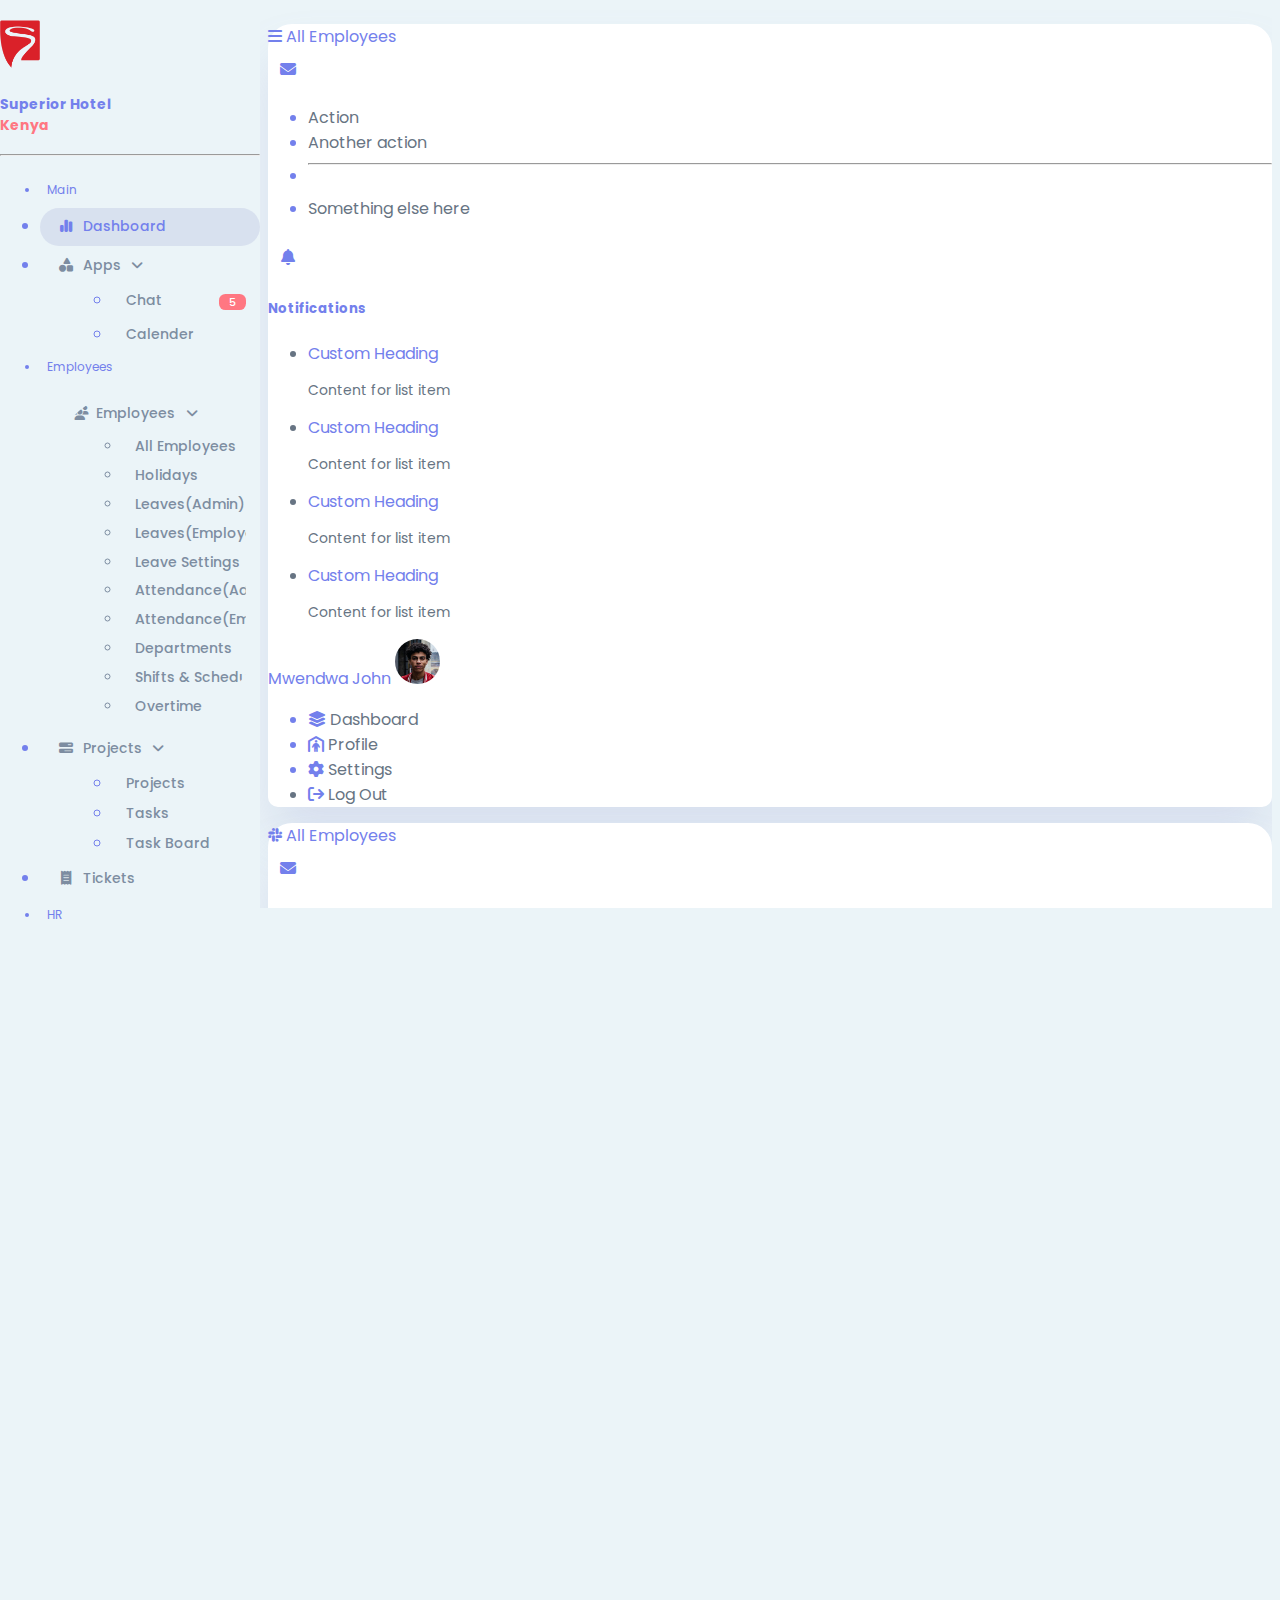
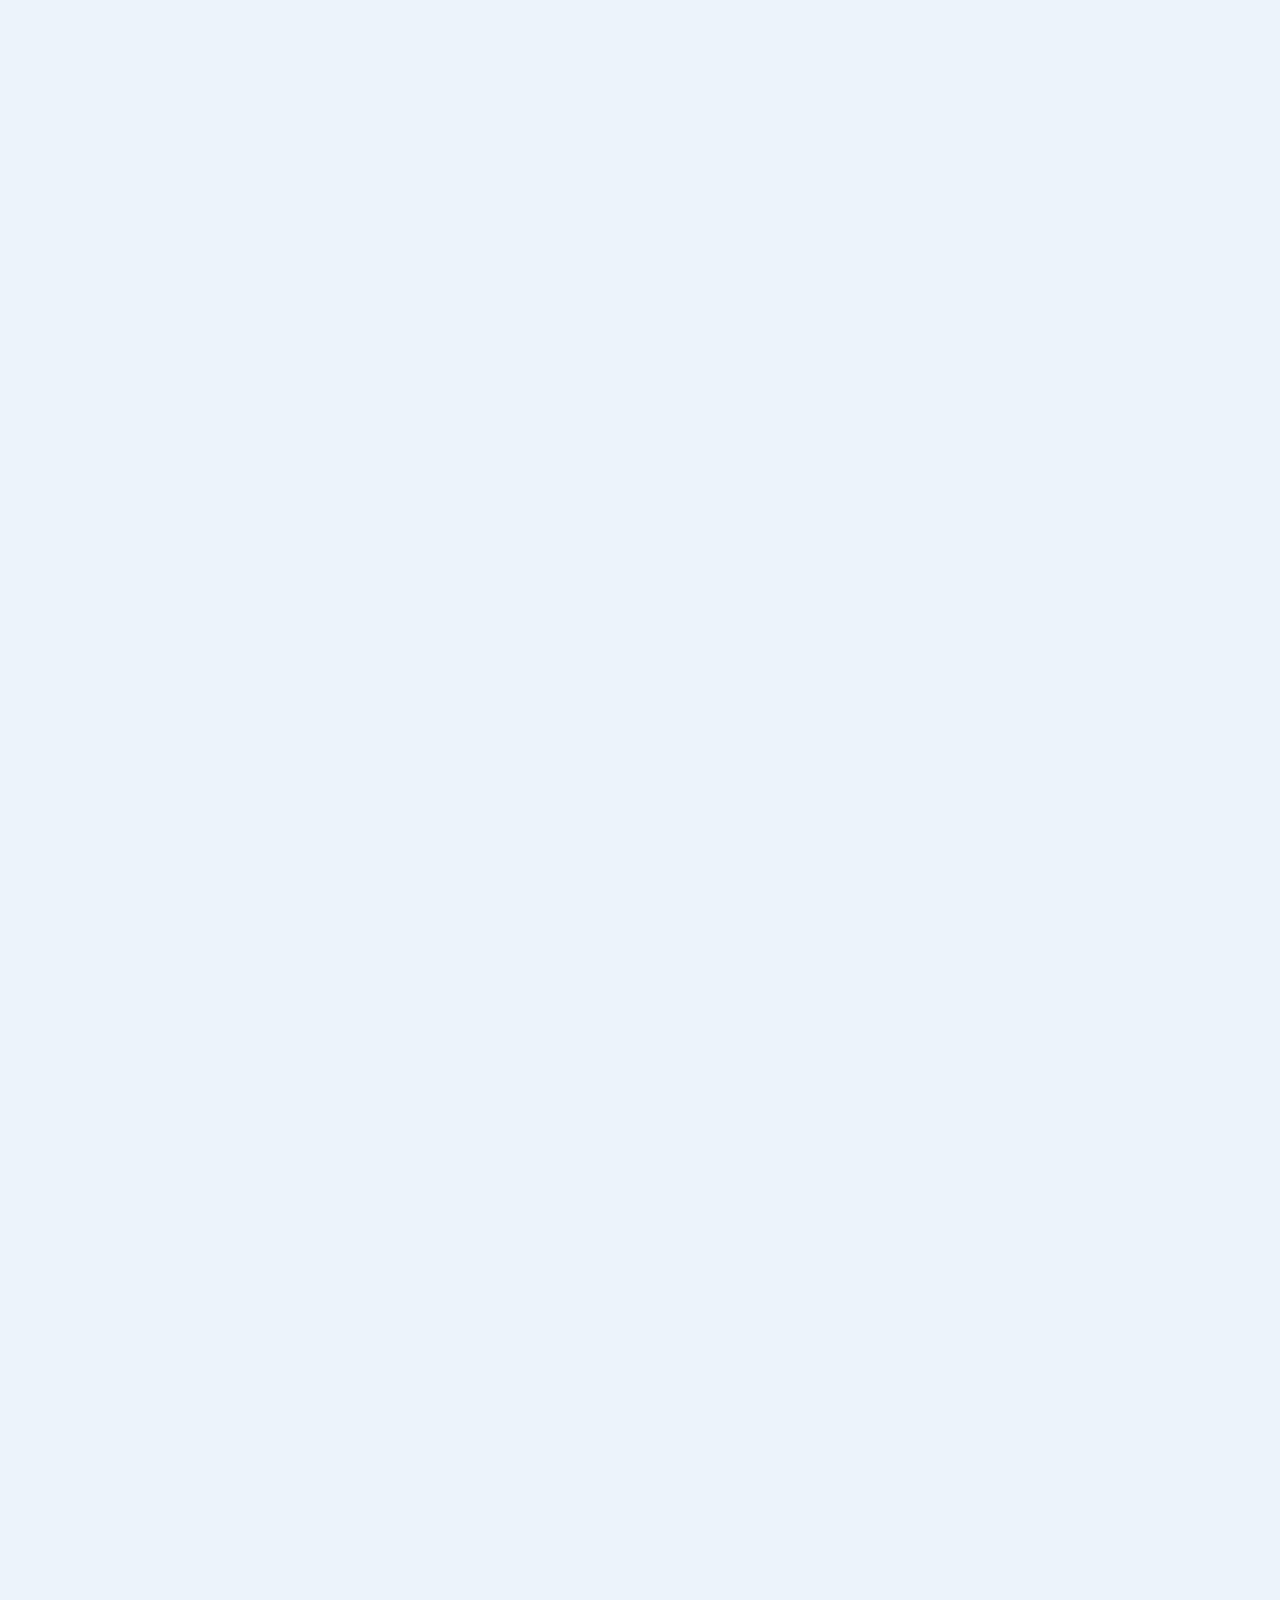
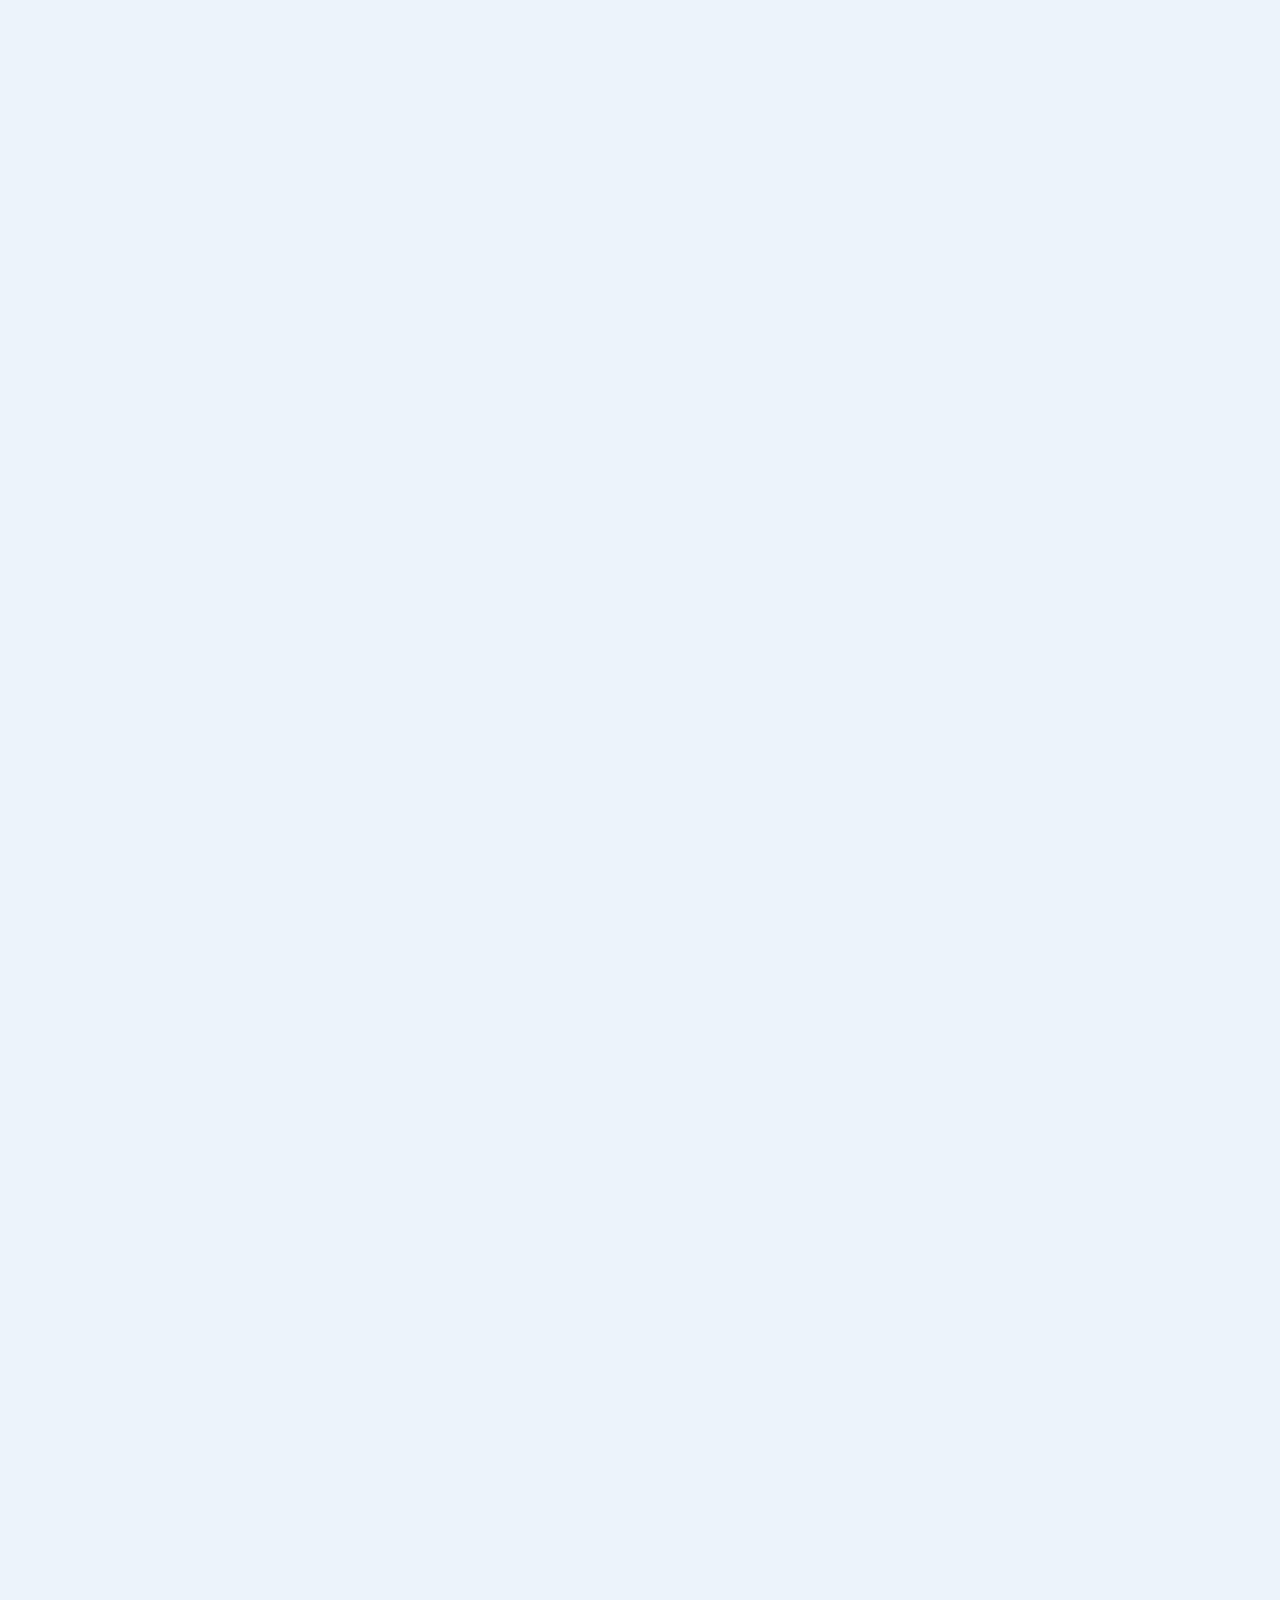
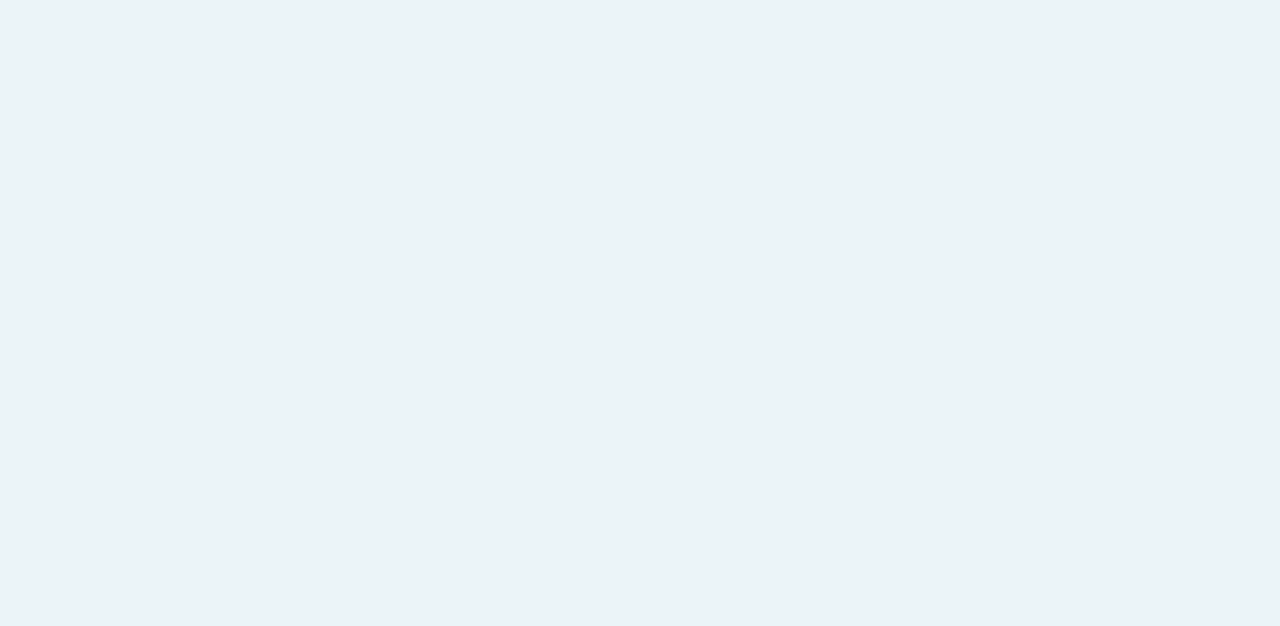
<file: employees.html>
<!doctype html>
<html lang="en">
<head>
    <meta charset="utf-8">
    <meta name="viewport" content="width=device-width, initial-scale=1">
    
    <link rel="icon" href="assets/images/superiorLogo.png" type="image/x-icon">
    <title>SHK</title>

    <!-- Bootstrap CSS -->
    <link href="https://cdn.jsdelivr.net/npm/bootstrap@5.3.2/dist/css/bootstrap.min.css" rel="stylesheet" integrity="sha384-T3c6CoIi6uLrA9TneNEoa7RxnatzjcDSCmG1MXxSR1GAsXEV/Dwwykc2MPK8M2HN" crossorigin="anonymous">
    <!-- Fontawsome CDN -->
    <link rel="stylesheet" href="https://cdnjs.cloudflare.com/ajax/libs/font-awesome/6.4.2/css/all.min.css">

    <!-- Custom CSS -->
    <link rel="stylesheet" href="assets/style.css">
</head>
<body>
    <div class="container-fluid p-0 d-flex h-100">
        <!-- start: sidebar -->
        <div id="bdSidebar" class="sidebar d-flex flex-column flex-shrink-0 p-3 background text-white offcanvas-md offcanvas-start">
            <a href="#" class="navbar-brand">
                <a href="#" class="sidebar-logo d-flex mx-auto">
                    <img src="assets/images/superiorLogo.png" alt="logo" class="mx-auto">
                    <h4 class="sidebar-brand text-center m-2">Superior Hotel <br><span>Kenya</span></h4>
                </a>
            </a>
            <hr class="sidebar-hr">
            <ul class="sidebar-nav nav nav-pills flex-column mb-auto">
                <li class="sidebar-menu-divider mt-6 mb-1 text-uppercase">Main</li>
                <li class="nav-item mb-1">
                    <a href="#" class="active">
                        <i class="fa-solid fa-chart-simple sidebar-menu-item-icon"></i>
                        Dashboard
                    </a>
                </li>

                <li class="nav-item mb-1">
                    <a href="#" class="collapsed" data-bs-toggle="collapse" data-bs-target="#collapseApps" aria-expanded="false" aria-controls="collapseApps">
                        <i class="fa-solid fa-shapes sidebar-menu-item-icon"></i>
                        Apps
                        <i class="fa-solid fa-angle-down sidebar-menu-item-accordion"></i>
                    </a>
                    <ul id="collapseApps" class="list-unstyled collapse ms-1" data-bs-parent="#bdSidebar">
                        <li class="sidebar-dropdown-menu-item mb-1">
                            <a href="#" class="">
                                Chat
                                <span class="notification-badge">5</span>
                            </a>
                        </li>
                        <li class="sidebar-dropdown-menu-item mb-1">
                            <a href="#" class="">
                                Calender
                            </a>
                        </li>
                    </ul>
                </li>

                <li class="sidebar-menu-divider mt-6 mb-1 text-uppercase">Employees</li>
                <li class="sidebar-menu-item mb-1">
                    <a href="#" class="collapsed" data-bs-toggle="collapse" data-bs-target="#collapseEmployees" aria-expanded="false" aria-controls="collapseEmployees">
                        <i class="fa-solid fa-users sidebar-menu-item-icon"></i>
                        Employees
                        <i class="fa-solid fa-angle-down sidebar-menu-item-accordion ms-auto"></i>
                    </a>
                    <ul id="collapseEmployees" class="list-unstyled collapse ms-1" data-bs-parent="#bdSidebar">
                        <li class="sidebar-dropdown-menu-item mb-1">
                            <a href="employees.html" class="">
                                All Employees
                            </a>
                        </li>
                        <li class="sidebar-dropdown-menu-item mb-1">
                            <a href="#" class="">
                                Holidays
                            </a>
                        </li>
                        <li class="sidebar-dropdown-menu-item mb-1">
                            <a href="#" class="">
                                Leaves(Admin)
                            </a>
                        </li>
                        <li class="sidebar-dropdown-menu-item mb-1">
                            <a href="#" class="">
                                Leaves(Employee)
                            </a>
                        </li>
                        <li class="sidebar-dropdown-menu-item mb-1">
                            <a href="#" class="">
                                Leave Settings
                            </a>
                        </li>
                        <li class="sidebar-dropdown-menu-item mb-1">
                            <a href="#" class="">
                                Attendance(Admin)
                            </a>
                        </li>
                        <li class="sidebar-dropdown-menu-item mb-1">
                            <a href="#" class="">
                                Attendance(Employee)
                            </a>
                        </li>
                        <li class="sidebar-dropdown-menu-item mb-1">
                            <a href="#" class="">
                                Departments
                            </a>
                        </li>
                        <li class="sidebar-dropdown-menu-item mb-1">
                            <a href="#" class="">
                                Shifts & Schedule
                            </a>
                        </li>
                        <li class="sidebar-dropdown-menu-item mb-1">
                            <a href="#" class="">
                                Overtime
                            </a>
                        </li>
                    </ul>
                </li>

                <li class="nav-item mb-1">
                    <a href="#" class="collapsed" data-bs-toggle="collapse" data-bs-target="#collapseProjects" aria-expanded="false" aria-controls="collapseProjects">
                        <i class="fa-solid fa-bars-progress sidebar-menu-item-icon"></i>
                        Projects
                        <i class="fa-solid fa-angle-down sidebar-menu-item-accordion"></i>
                    </a>
                    <ul id="collapseProjects" class="list-unstyled collapse ms-1" data-bs-parent="#bdSidebar">
                        <li class="sidebar-dropdown-menu-item mb-1">
                            <a href="#" class="">
                                Projects
                            </a>
                        </li>
                        <li class="sidebar-dropdown-menu-item mb-1">
                            <a href="#" class="">
                                Tasks
                            </a>
                        </li>
                        <li class="sidebar-dropdown-menu-item mb-1">
                            <a href="#" class="">
                                Task Board
                            </a>
                        </li>
                    </ul>
                </li>

                <li class="nav-item mb-1">
                    <a href="#" class="nav-link">
                        <i class="fa-solid fa-receipt sidebar-menu-item-icon"></i>
                        Tickets
                    </a>
                </li>

                <li class="sidebar-menu-divider mt-6 mb-1 text-uppercase">HR</li>

                <li class="nav-item mb-1">
                    <a href="#" class="collapsed" data-bs-toggle="collapse" data-bs-target="#collapsePayroll" aria-expanded="false" aria-controls="collapsePayroll">
                        <i class="fa-solid fa-sack-dollar sidebar-menu-item-icon"></i>
                        Payroll
                        <i class="fa-solid fa-angle-down sidebar-menu-item-accordion"></i>
                    </a>
                    <ul id="collapsePayroll" class="list-unstyled collapse ms-1" data-bs-parent="#bdSidebar">
                        <li class="sidebar-dropdown-menu-item mb-1">
                            <a href="#" class="">
                                Employee Salary
                            </a>
                        </li>
                        <li class="sidebar-dropdown-menu-item mb-1">
                            <a href="#" class="">
                                Payslip
                            </a>
                        </li>
                        <li class="sidebar-dropdown-menu-item mb-1">
                            <a href="#" class="">
                                Payroll Items
                            </a>
                        </li>
                    </ul>
                </li>

                <li class="nav-item mb-1">
                    <a href="#" class="nav-link">
                        <i class="fa-solid fa-clipboard-list sidebar-menu-item-icon"></i>
                        Policies
                    </a>
                </li>

                <li class="nav-item mb-1">
                    <a href="#" class="collapsed" data-bs-toggle="collapse" data-bs-target="#collapseReports" aria-expanded="false" aria-controls="collapseReports">
                        <i class="fa-solid fa-mortar-pestle sidebar-menu-item-icon"></i>
                        Reports
                        <i class="fa-solid fa-angle-down sidebar-menu-item-accordion"></i>
                    </a>
                    <ul id="collapseReports" class="list-unstyled collapse ms-1" data-bs-parent="#bdSidebar">
                        <li class="sidebar-dropdown-menu-item mb-1">
                            <a href="#" class="">
                                Project report
                            </a>
                        </li>
                        <li class="sidebar-dropdown-menu-item mb-1">
                            <a href="#" class="">
                                Task report
                            </a>
                        </li>
                        <li class="sidebar-dropdown-menu-item mb-1">
                            <a href="#" class="">
                                Employee report
                            </a>
                        </li>
                        <li class="sidebar-dropdown-menu-item mb-1">
                            <a href="#" class="">
                                Payroll report
                            </a>
                        </li>
                        <li class="sidebar-dropdown-menu-item mb-1">
                            <a href="#" class="">
                                Attendance report
                            </a>
                        </li>
                        <li class="sidebar-dropdown-menu-item mb-1">
                            <a href="#" class="">
                                Leave report
                            </a>
                        </li>
                        <li class="sidebar-dropdown-menu-item mb-1">
                            <a href="#" class="">
                                Daily report
                            </a>
                        </li>
                    </ul>
                </li>

                <li class="sidebar-menu-divider mt-6 mb-1 text-uppercase">Performance</li>

                <li class="nav-item mb-1">
                    <a href="#" class="collapsed" data-bs-toggle="collapse" data-bs-target="#collapsePerformance" aria-expanded="false" aria-controls="collapsePerformance">
                        <i class="fa-solid fa-gauge-high sidebar-menu-item-icon"></i>
                        Performance
                        <i class="fa-solid fa-angle-down sidebar-menu-item-accordion"></i>
                    </a>
                    <ul id="collapsePerformance" class="list-unstyled collapse ms-1" data-bs-parent="#bdSidebar">
                        <li class="sidebar-dropdown-menu-item mb-1">
                            <a href="#" class="">
                                Perf - Review
                            </a>
                        </li>
                        <li class="sidebar-dropdown-menu-item mb-1">
                            <a href="#" class="">
                                Perf - Appraisal
                            </a>
                        </li>
                    </ul>
                </li>

                <li class="nav-item mb-1">
                    <a href="#" class="collapsed" data-bs-toggle="collapse" data-bs-target="#collapseTraining" aria-expanded="false" aria-controls="collapseTraining">
                        <i class="fa-solid fa-utensils sidebar-menu-item-icon"></i>
                        Training
                        <i class="fa-solid fa-angle-down sidebar-menu-item-accordion"></i>
                    </a>
                    <ul id="collapseTraining" class="list-unstyled collapse ms-1" data-bs-parent="#bdSidebar">
                        <li class="sidebar-dropdown-menu-item mb-1">
                            <a href="#" class="">
                                Training List
                            </a>
                        </li>
                        <li class="sidebar-dropdown-menu-item mb-1">
                            <a href="#" class="">
                                Trainers
                            </a>
                        </li>
                        <li class="sidebar-dropdown-menu-item mb-1">
                            <a href="#" class="">
                                Training Type
                            </a>
                        </li>
                    </ul>
                </li>

                <li class="nav-item mb-1">
                    <a href="#" class="nav-link">
                        <i class="fa-solid fa-pen-fancy sidebar-menu-item-icon"></i>
                        Resignation
                    </a>
                </li>

                <li class="nav-item mb-1">
                    <a href="#" class="nav-link">
                        <i class="fa-solid fa-hands sidebar-menu-item-icon"></i>
                        Termination
                    </a>
                </li>

                <li class="sidebar-menu-divider mt-6 mb-1 text-uppercase">Administration</li>

                <li class="nav-item mb-1">
                    <a href="#" class="nav-link">
                        <i class="fa-solid fa-shop sidebar-menu-item-icon"></i>
                        Assets
                    </a>
                </li>

                <li class="nav-item mb-1">
                    <a href="#" class="collapsed" data-bs-toggle="collapse" data-bs-target="#collapseJobs" aria-expanded="false" aria-controls="collapseJobs">
                        <i class="fa-solid fa-toolbox sidebar-menu-item-icon"></i>
                        Jobs
                        <i class="fa-solid fa-angle-down sidebar-menu-item-accordion"></i>
                    </a>
                    <ul id="collapseJobs" class="list-unstyled collapse ms-1" data-bs-parent="#bdSidebar">
                        <li class="sidebar-dropdown-menu-item mb-1">
                            <a href="#" class="">
                                Jobs Dashboards
                            </a>
                        </li>
                        <li class="sidebar-dropdown-menu-item mb-1">
                            <a href="#" class="">
                                Resumes
                            </a>
                        </li>
                        <li class="sidebar-dropdown-menu-item mb-1">
                            <a href="#" class="">
                                Candidate List
                            </a>
                        </li>
                        <li class="sidebar-dropdown-menu-item mb-1">
                            <a href="#" class="">
                                Shortlist Candidates
                            </a>
                        </li>
                        <li class="sidebar-dropdown-menu-item mb-1">
                            <a href="#" class="">
                                Interview Questions
                            </a>
                        </li>
                        <li class="sidebar-dropdown-menu-item mb-1">
                            <a href="#" class="">
                                Offer Approvals
                            </a>
                        </li>
                        <li class="sidebar-dropdown-menu-item mb-1">
                            <a href="#" class="">
                                Onboarding
                            </a>
                        </li>
                    </ul>
                </li>

                <li class="nav-item mb-1">
                    <a href="#" class="nav-link">
                        <i class="fa-solid fa-feather-pointed sidebar-menu-item-icon"></i>
                        Activities
                    </a>
                </li>

                <li class="sidebar-menu-divider mt-6 mb-1 text-uppercase">System</li>

                <li class="nav-item mb-1">
                    <a href="#" class="collapsed" data-bs-toggle="collapse" data-bs-target="#collapseProfile" aria-expanded="false" aria-controls="collapseProfile">
                        <i class="fa-solid fa-user sidebar-menu-item-icon"></i>
                        My Profile
                        <i class="fa-solid fa-angle-down sidebar-menu-item-accordion"></i>
                    </a>
                    <ul id="collapseProfile" class="list-unstyled collapse ms-1" data-bs-parent="#bdSidebar">
                        <li class="sidebar-dropdown-menu-item mb-1">
                            <a href="#" class="">
                                Dashboard
                            </a>
                        </li>
                        <li class="sidebar-dropdown-menu-item mb-1">
                            <a href="#" class="">
                                Settings
                            </a>
                        </li>
                        <li class="sidebar-dropdown-menu-item mb-1">
                            <a href="#" class="">
                                LogOut
                            </a>
                        </li>
                    </ul>
                </li>

                <li class="sidebar-menu-divider mt-6 mb-1 text-uppercase">Custom</li>
                <li class="nav-item mb-1">
                    <a href="#" class="collapsed" data-bs-toggle="collapse" data-bs-target="#collapsePages" aria-expanded="false" aria-controls="collapsePages">
                        <i class="fa-solid fa-file-invoice sidebar-menu-item-icon"></i>
                        Pages
                        <i class="fa-solid fa-angle-down sidebar-menu-item-accordion"></i>
                    </a>
                    <ul id="collapsePages" class="list-unstyled collapse ms-1" data-bs-parent="#bdSidebar">
                        <li class="sidebar-dropdown-menu-item mb-1">
                            <a href="home.html" class="">
                                Landing
                            </a>
                        </li>
                        <li class="sidebar-dropdown-menu-item mb-1">
                            <a href="login.html" class="">
                                Login
                            </a>
                        </li>
                        <li class="sidebar-dropdown-menu-item mb-1">
                            <a href="blank.html" class="">
                                Blank
                            </a>
                        </li>
                        <li class="sidebar-dropdown-menu-item mb-1">
                            <a href="#" class="">
                                404
                            </a>
                        </li>
                        <li class="sidebar-dropdown-menu-item mb-1">
                            <a href="#" class="">
                                401
                            </a>
                        </li>
                    </ul>
                </li>

                <li class="nav-item mb-1">
                    <a href="#" class="collapsed" data-bs-toggle="collapse" data-bs-target="#collapseWidgets" aria-expanded="false" aria-controls="collapseWidgets">
                        <i class="fa-solid fa-toolbox sidebar-menu-item-icon"></i>
                        Widgets
                        <i class="fa-solid fa-angle-down sidebar-menu-item-accordion"></i>
                    </a>
                    <ul id="collapseWidgets" class="list-unstyled collapse ms-1" data-bs-parent="#bdSidebar">
                        <li class="sidebar-dropdown-menu-item mb-1">
                            <a href="#" class="">
                                Form
                            </a>
                        </li>
                        <li class="sidebar-dropdown-menu-item mb-1">
                            <a href="#" class="">
                                Table
                            </a>
                        </li>
                    </ul>
                </li>
            </ul>
            <hr>
            <div class="d-flex sidebar-footer dropdown open">
                <img src="assets/images/profile-1.jpg" class="img-fluid profile-photo me-2" alt="">
                <span class="primary text-center">
                    <h6 class="mt-1 mb-0">Mwendwa John</h6>
                    <small class="text-muted small">Developer</small>
                </span>
                <a href="#" class="btn dropdown-toggle primary" type="button" id="triggerId" data-bs-toggle="collapse" arex aria-expanded="false">
                    <i class="fa-solid fa-ellipsis-vertical"></i>
                </a>
                <div class="dropdown-menu" aria-labelledby="triggerId">
                    <a href="#" class="dropdown-item">Action 1</a>
                    <a href="#" class="dropdown-item">Action 2</a>
                </div>
            </div>
        </div>
        <!-- end: sidebar -->
        <!-- start: main page -->
        <main class="main-bg flex-fill">
            <div class="container">
                <div class="row">
                    <!-- start: navigation menus -->
                    <div class="col-12">
                        <!-- start: nav display on md -->
                        <nav class="container-fluid p-2 d-flex d-md-none px-3 py-2 home-navbar mobile">
                            <a href="index.html" data-bs-toggle="offcanvas" data-bs-target="#bdSidebar">
                                <i class="fa-solid fa-bars"></i>
                            </a>
                            <span class="ms-3">All Employees</span>
    
                            <div class="nav-item dropdown">
                                <a class="cursor-pointer primary mx-1 dropdown-toggle navbar-link" href="#" role="button" data-bs-toggle="dropdown" aria-expanded="false">
                                    <i class="fa-solid fa-envelope"></i>
                                </a>
                                <ul class="dropdown-menu">
                                    <li><a class="dropdown-item" href="#">Action</a></li>
                                    <li><a class="dropdown-item" href="#">Another action</a></li>
                                    <li><hr class="dropdown-divider"></li>
                                    <li><a class="dropdown-item" href="#">Something else here</a></li>
                                </ul>
                            </div>
    
                            <div class="dropdown mx-1 me-3 d-sm-block">
                                <div class="cursor-pointer primary dropdown-toggle navbar-link" data-bs-toggle="dropdown" aria-expanded="false">
                                    <i class="fa-solid fa-bell"></i>
                                </div>
    
                                <div class="dropdown-menu navdropdown-menu">
                                    <div class="navdropdown-title">
                                        <h5 class="p-3 text-center">Notifications</h5>
                                    </div>
                                    <div class="navdropdown-body">
                                        <ul class="list-group list-group-flush d-flex justify-content-between align-items-start">
                                            <li class="dropdown-item">
                                                <a href="#">
                                                    <div class="me-auto">
                                                        <div class="notification-heading">Custom Heading</div>
                                                        <p class="notification-body">Content for list item</p>
                                                    </div>
                                                </a>
                                            </li>
                                            
                                            <li class="dropdown-item">
                                                <a href="#">
                                                    <div class="me-auto">
                                                        <div class="notification-heading">Custom Heading</div>
                                                        <p class="notification-body">Content for list item</p>
                                                    </div>
                                                </a>
                                            </li>
    
                                            <li class="dropdown-item">
                                                <a href="#">
                                                    <div class="me-auto">
                                                        <div class="notification-heading">Custom Heading</div>
                                                        <p class="notification-body">Content for list item</p>
                                                    </div>
                                                </a>
                                            </li>
    
                                            <li class="dropdown-item">
                                                <a href="#">
                                                    <div class="me-auto">
                                                        <div class="notification-heading">Custom Heading</div>
                                                        <p class="notification-body">Content for list item</p>
                                                    </div>
                                                </a>
                                            </li>
    
                                        </ul>
                                    </div>
                                </div>
                            </div>
    
                            <div class="dropdown">
                                <div class="d-flex align-items-center cursor-pointer dropdown-toggle" data-bs-toggle="dropdown" aria-expanded="false">
                                    <span class="me-2 d-none d-sm-block">Mwendwa John</span>
                                    <img class="nav-profile-photo m-1" src="assets/images/profile-1.jpg" alt="Image">
                                </div>
                                <ul class="dropdown-menu m-2" aria-labelledby="dropdownMenuButton1">
                                    <li><a class="dropdown-item" href="#">
                                        <i class="fa-solid fa-layer-group me-2"></i>
                                        Dashboard</a>
                                    </li>
                                    <li><a class="dropdown-item" href="#"> 
                                        <i class="fa-solid fa-person-shelter me-2"></i> 
                                        Profile </a>
                                    </li>
                                    <li><a class="dropdown-item" href="#">
                                        <i class="fa-solid fa-gear me-2"></i> 
                                        Settings</a>
                                    </li>
                                    <!-- Button trigger modal -->
                                    <li class="dropdown-item cursor-pointer" data-bs-toggle="modal" data-bs-target="#logOutModal">
                                        <i class="fa-solid fa-arrow-right-from-bracket me-2"></i>
                                        Log Out
                                    </li>
                                </ul>
                            </div>
                        </nav>
                        <!-- end: nav display on md -->
    
                        <!-- start: nav display on lg only -->
                        <div class="container-fluid d-none d-lg-block">
                            <nav class="px-3 py-2 d-flex home-navbar">
                                <i class="fa-brands fa-slack me-3 d-none d-md-block cursor-pointer" id="sidebarToggle"></i>
                                <span class="cursor-pointer mb-0 me-auto">All Employees</span>
        
                                <div class="nav-item dropdown">
                                    <a class="cursor-pointer primary mx-1 dropdown-toggle navbar-link" href="#" role="button" data-bs-toggle="dropdown" aria-expanded="false">
                                        <i class="fa-solid fa-envelope"></i>
                                    </a>
                                    <ul class="dropdown-menu">
                                        <li><a class="dropdown-item" href="#">Action</a></li>
                                        <li><a class="dropdown-item" href="#">Another action</a></li>
                                        <li><hr class="dropdown-divider"></li>
                                        <li><a class="dropdown-item" href="#">Something else here</a></li>
                                    </ul>
                                </div>
        
                                <div class="dropdown mx-1 me-3 d-sm-block">
                                    <div class="cursor-pointer primary dropdown-toggle navbar-link" data-bs-toggle="dropdown" aria-expanded="false">
                                        <i class="fa-solid fa-bell"></i>
                                    </div>
        
                                    <div class="dropdown-menu navdropdown-menu">
                                        <div class="navdropdown-title">
                                            <h5 class="p-3 text-center">Notifications</h5>
                                        </div>
                                        <div class="navdropdown-body">
                                            <ul class="list-group list-group-flush d-flex justify-content-between align-items-start">
                                                <li class="dropdown-item">
                                                    <a href="#">
                                                        <div class="me-auto">
                                                            <div class="notification-heading">Custom Heading</div>
                                                            <p class="notification-body">Content for list item</p>
                                                        </div>
                                                    </a>
                                                </li>
                                                
                                                <li class="dropdown-item">
                                                    <a href="#">
                                                        <div class="me-auto">
                                                            <div class="notification-heading">Custom Heading</div>
                                                            <p class="notification-body">Content for list item</p>
                                                        </div>
                                                    </a>
                                                </li>
        
                                                <li class="dropdown-item">
                                                    <a href="#">
                                                        <div class="me-auto">
                                                            <div class="notification-heading">Custom Heading</div>
                                                            <p class="notification-body">Content for list item</p>
                                                        </div>
                                                    </a>
                                                </li>
        
                                                <li class="dropdown-item">
                                                    <a href="#">
                                                        <div class="me-auto">
                                                            <div class="notification-heading">Custom Heading</div>
                                                            <p class="notification-body">Content for list item</p>
                                                        </div>
                                                    </a>
                                                </li>
        
                                            </ul>
                                        </div>
                                    </div>
                                </div>
        
                                <div class="dropdown">
                                    <div class="d-flex align-items-center cursor-pointer dropdown-toggle" data-bs-toggle="dropdown" aria-expanded="false">
                                        <span class="me-2 d-none d-sm-block">Mwendwa John</span>
                                        <img class="nav-profile-photo m-1" src="assets/images/profile-1.jpg" alt="Image">
                                    </div>
                                    <ul class="dropdown-menu m-2" aria-labelledby="dropdownMenuButton1">
                                        <li>
                                            <a class="dropdown-item" href="#">
                                                <i class="fa-solid fa-layer-group me-2"></i>
                                                Dashboard
                                            </a>
                                        </li>
                                        <li>
                                            <a class="dropdown-item" href="#"> 
                                                <i class="fa-solid fa-person-shelter me-2"></i> 
                                                Profile 
                                            </a>
                                        </li>
                                        <li>
                                            <a class="dropdown-item" href="#">
                                                <i class="fa-solid fa-gear me-2"></i> 
                                                Settings
                                            </a>
                                        </li>
                                        <!-- Button trigger modal -->
                                        <li class="cursor-pointer" data-bs-toggle="modal" data-bs-target="#logOutModal">
                                            <a href="#" class="dropdown-item">
                                                <i class="fa-solid fa-arrow-right-from-bracket me-2"></i>
                                                Log Out
                                            </a>
                                        </li>
                                    </ul>
                                </div>
                            </nav>
                        </div>
                        <!-- end: nav display on lg only -->
                    </div>
                    <!-- end: navigation menus -->
                </div>
                <!-- start: main page content -->
                <div class="p-2 p-lg-4 pt-3">
                    <!-- start: Banner section -->
                    <section class="banner-section container-fluid py-4">
                        <div class="banner-card">
                            <div class="card-body d-flex">
                                <div class="section-title float-start d-flex d-none d-sm-block">
                                    <h2>Employee Data</h2>
                                </div>
                                <div class="d-flex justify-content-center align-items-center">
                                    <a href="employees.html">
                                        <i class="fa-solid fa-grip employee-select mx-3"></i>
                                    </a>
                                    <a href="userTable.html">
                                        <i class="fa-solid fa-bars employee-select mx-3"></i>
                                    </a>
                                </div>
                                
                                <a href="#" class="mx-3 ms-auto">
                                    <button class="button">
                                        <i class="fa-solid fa-plus me-2"></i> 
                                        Add Employee
                                    </button>
                                </a>
                            </div>
                        </div>
                    </section>
                    <!-- end: Banner section -->

                    <!-- start: employee card section -->
                    <section class="employee-section">
                        <div class="row g-3">
                            <div class="col-6 col-md-2 col-xl-2">
                                <div class="card h-100">
                                    <div class="card-body text-center">
                                        <div class="d-flex justify-content-center align-items-center mb-2">
                                            <img src="assets/images/profile-1.jpg" class="card-img-top" alt="image">
                                        </div>
                                        <h3 class="employee-card-title">Leanne Graham</h3>
                                        <p>Kitchen Manager</p>
                                    </div>
                                </div>
                            </div>
                            <div class="col-6 col-md-2 col-xl-2">
                                <div class="card h-100">
                                    <div class="card-body text-center">
                                        <div class="d-flex justify-content-center align-items-center mb-2">
                                            <img src="assets/images/profile-1.jpg" class="card-img-top" alt="image">
                                        </div>
                                        <h3 class="employee-card-title">Leanne Graham</h3>
                                        <p>Kitchen Manager</p>
                                    </div>
                                </div>
                            </div>
                            <div class="col-6 col-md-2 col-xl-2">
                                <div class="card h-100">
                                    <div class="card-body text-center">
                                        <div class="d-flex justify-content-center align-items-center mb-2">
                                            <img src="assets/images/profile-1.jpg" class="card-img-top" alt="image">
                                        </div>
                                        <h3 class="employee-card-title">Leanne Graham</h3>
                                        <p>Kitchen Manager</p>
                                    </div>
                                </div>
                            </div>
                            <div class="col-6 col-md-2 col-xl-2">
                                <div class="card h-100">
                                    <div class="card-body text-center">
                                        <div class="d-flex justify-content-center align-items-center mb-2">
                                            <img src="assets/images/profile-1.jpg" class="card-img-top" alt="image">
                                        </div>
                                        <h3 class="employee-card-title">Leanne Graham</h3>
                                        <p>Kitchen Manager</p>
                                    </div>
                                </div>
                            </div>
                            <div class="col-6 col-md-2 col-xl-2">
                                <div class="card h-100">
                                    <div class="card-body text-center">
                                        <div class="d-flex justify-content-center align-items-center mb-2">
                                            <img src="assets/images/profile-1.jpg" class="card-img-top" alt="image">
                                        </div>
                                        <h3 class="employee-card-title">Leanne Graham</h3>
                                        <p>Kitchen Manager</p>
                                    </div>
                                </div>
                            </div>
                            <div class="col-6 col-md-2 col-xl-2">
                                <div class="card h-100">
                                    <div class="card-body text-center">
                                        <div class="d-flex justify-content-center align-items-center mb-2">
                                            <img src="assets/images/profile-1.jpg" class="card-img-top" alt="image">
                                        </div>
                                        <h3 class="employee-card-title">Leanne Graham</h3>
                                        <p>Kitchen Manager</p>
                                    </div>
                                </div>
                            </div>
                            <div class="col-6 col-md-2 col-xl-2">
                                <div class="card h-100">
                                    <div class="card-body text-center">
                                        <div class="d-flex justify-content-center align-items-center mb-2">
                                            <img src="assets/images/profile-1.jpg" class="card-img-top" alt="image">
                                        </div>
                                        <h3 class="employee-card-title">Leanne Graham</h3>
                                        <p>Kitchen Manager</p>
                                    </div>
                                </div>
                            </div>
                            <div class="col-6 col-md-2 col-xl-2">
                                <div class="card h-100">
                                    <div class="card-body text-center">
                                        <div class="d-flex justify-content-center align-items-center mb-2">
                                            <img src="assets/images/profile-1.jpg" class="card-img-top" alt="image">
                                        </div>
                                        <h3 class="employee-card-title">Leanne Graham</h3>
                                        <p>Kitchen Manager</p>
                                    </div>
                                </div>
                            </div>
                            <div class="col-6 col-md-2 col-xl-2">
                                <div class="card h-100">
                                    <div class="card-body text-center">
                                        <div class="d-flex justify-content-center align-items-center mb-2">
                                            <img src="assets/images/profile-1.jpg" class="card-img-top" alt="image">
                                        </div>
                                        <h3 class="employee-card-title">Leanne Graham</h3>
                                        <p>Kitchen Manager</p>
                                    </div>
                                </div>
                            </div>
                            <div class="col-6 col-md-2 col-xl-2">
                                <div class="card h-100">
                                    <div class="card-body text-center">
                                        <div class="d-flex justify-content-center align-items-center mb-2">
                                            <img src="assets/images/profile-1.jpg" class="card-img-top" alt="image">
                                        </div>
                                        <h3 class="employee-card-title">Leanne Graham</h3>
                                        <p>Kitchen Manager</p>
                                    </div>
                                </div>
                            </div>
                            <div class="col-6 col-md-2 col-xl-2">
                                <div class="card h-100">
                                    <div class="card-body text-center">
                                        <div class="d-flex justify-content-center align-items-center mb-2">
                                            <img src="assets/images/profile-1.jpg" class="card-img-top" alt="image">
                                        </div>
                                        <h3 class="employee-card-title">Leanne Graham</h3>
                                        <p>Kitchen Manager</p>
                                    </div>
                                </div>
                            </div>
                            <div class="col-6 col-md-2 col-xl-2">
                                <div class="card h-100">
                                    <div class="card-body text-center">
                                        <div class="d-flex justify-content-center align-items-center mb-2">
                                            <img src="assets/images/profile-1.jpg" class="card-img-top" alt="image">
                                        </div>
                                        <h3 class="employee-card-title">Leanne Graham</h3>
                                        <p>Kitchen Manager</p>
                                    </div>
                                </div>
                            </div>
                            <div class="col-6 col-md-2 col-xl-2">
                                <div class="card h-100">
                                    <div class="card-body text-center">
                                        <div class="d-flex justify-content-center align-items-center mb-2">
                                            <img src="assets/images/profile-1.jpg" class="card-img-top" alt="image">
                                        </div>
                                        <h3 class="employee-card-title">Leanne Graham</h3>
                                        <p>Kitchen Manager</p>
                                    </div>
                                </div>
                            </div>
                            <div class="col-6 col-md-2 col-xl-2">
                                <div class="card h-100">
                                    <div class="card-body text-center">
                                        <div class="d-flex justify-content-center align-items-center mb-2">
                                            <img src="assets/images/profile-1.jpg" class="card-img-top" alt="image">
                                        </div>
                                        <h3 class="employee-card-title">Leanne Graham</h3>
                                        <p>Kitchen Manager</p>
                                    </div>
                                </div>
                            </div>
                            <div class="col-6 col-md-2 col-xl-2">
                                <div class="card h-100">
                                    <div class="card-body text-center">
                                        <div class="d-flex justify-content-center align-items-center mb-2">
                                            <img src="assets/images/profile-1.jpg" class="card-img-top" alt="image">
                                        </div>
                                        <h3 class="employee-card-title">Leanne Graham</h3>
                                        <p>Kitchen Manager</p>
                                    </div>
                                </div>
                            </div>
                            <div class="col-6 col-md-2 col-xl-2">
                                <div class="card h-100">
                                    <div class="card-body text-center">
                                        <div class="d-flex justify-content-center align-items-center mb-2">
                                            <img src="assets/images/profile-1.jpg" class="card-img-top" alt="image">
                                        </div>
                                        <h3 class="employee-card-title">Leanne Graham</h3>
                                        <p>Kitchen Manager</p>
                                    </div>
                                </div>
                            </div>
                            <div class="col-6 col-md-2 col-xl-2">
                                <div class="card h-100">
                                    <div class="card-body text-center">
                                        <div class="d-flex justify-content-center align-items-center mb-2">
                                            <img src="assets/images/profile-1.jpg" class="card-img-top" alt="image">
                                        </div>
                                        <h3 class="employee-card-title">Leanne Graham</h3>
                                        <p>Kitchen Manager</p>
                                    </div>
                                </div>
                            </div>
                            <div class="col-6 col-md-2 col-xl-2">
                                <div class="card h-100">
                                    <div class="card-body text-center">
                                        <div class="d-flex justify-content-center align-items-center mb-2">
                                            <img src="assets/images/profile-1.jpg" class="card-img-top" alt="image">
                                        </div>
                                        <h3 class="employee-card-title">Leanne Graham</h3>
                                        <p>Kitchen Manager</p>
                                    </div>
                                </div>
                            </div>
                            <div class="col-6 col-md-2 col-xl-2">
                                <div class="card h-100">
                                    <div class="card-body text-center">
                                        <div class="d-flex justify-content-center align-items-center mb-2">
                                            <img src="assets/images/profile-1.jpg" class="card-img-top" alt="image">
                                        </div>
                                        <h3 class="employee-card-title">Leanne Graham</h3>
                                        <p>Kitchen Manager</p>
                                    </div>
                                </div>
                            </div>
                        </div>
                    </section>
                    <!-- end: employee card section -->
                </div>
                <!-- end: main page content -->
            </div>
            
            <!-- start: footer -->
            <footer>
                <div class="row px-3">
                    <div class="col-12">
                        <div class="text-muted text-center">
                            <p class="primary">
                                &copy; <span id="currentYear"></span> Superior Hotels Kenya | Human Resource Management System
                            </p>
                        </div>
                        <script>
                            const currentYear = new Date().getFullYear();
                            document.getElementById("currentYear").textContent = currentYear;
                        </script>
                    </div>
                </div>
            </footer>
            <!-- end: footer -->
        </main>
        <!-- end: main page -->
        
    </div>


    <!-- start: Logout modal -->
    <div class="modal fade" id="logOutModal" tabindex="-1" aria-labelledby="exampleModalLabel" aria-hidden="true">
        <div class="modal-dialog">
            <div class="modal-content">
                <div class="modal-body text-center">
                    <button type="button" class="btn-close float-end" data-bs-dismiss="modal" aria-label="Close"></button>
                    <span class="modal-icon"><i class="fa-regular fa-face-sad-tear fs-1"></i></span>
                    <h2 class="primary">Time to say goodbye!</h2>
                    <p>
                        Click that log out button; leave no doubt that you came, saw, and conquered (and then politely waved goodbye).
                    </p>

                    <div class="my-3">
                        <button type="button" class="button" data-bs-dismiss="modal">No, Stay</button>
                        <button type="button" class="button btn-danger">LogOut</button>
                    </div>
                </div>
            </div>
        </div>
    </div>
    <!-- end: Logout modal -->

    <!-- Bootstrap JS -->
    <script src="https://cdn.jsdelivr.net/npm/bootstrap@5.3.2/dist/js/bootstrap.bundle.min.js" integrity="sha384-C6RzsynM9kWDrMNeT87bh95OGNyZPhcTNXj1NW7RuBCsyN/o0jlpcV8Qyq46cDfL" crossorigin="anonymous"></script>

    <!-- Custom JS -->
    <script src="assets/main.js"></script>
</body>
</html>
</file>
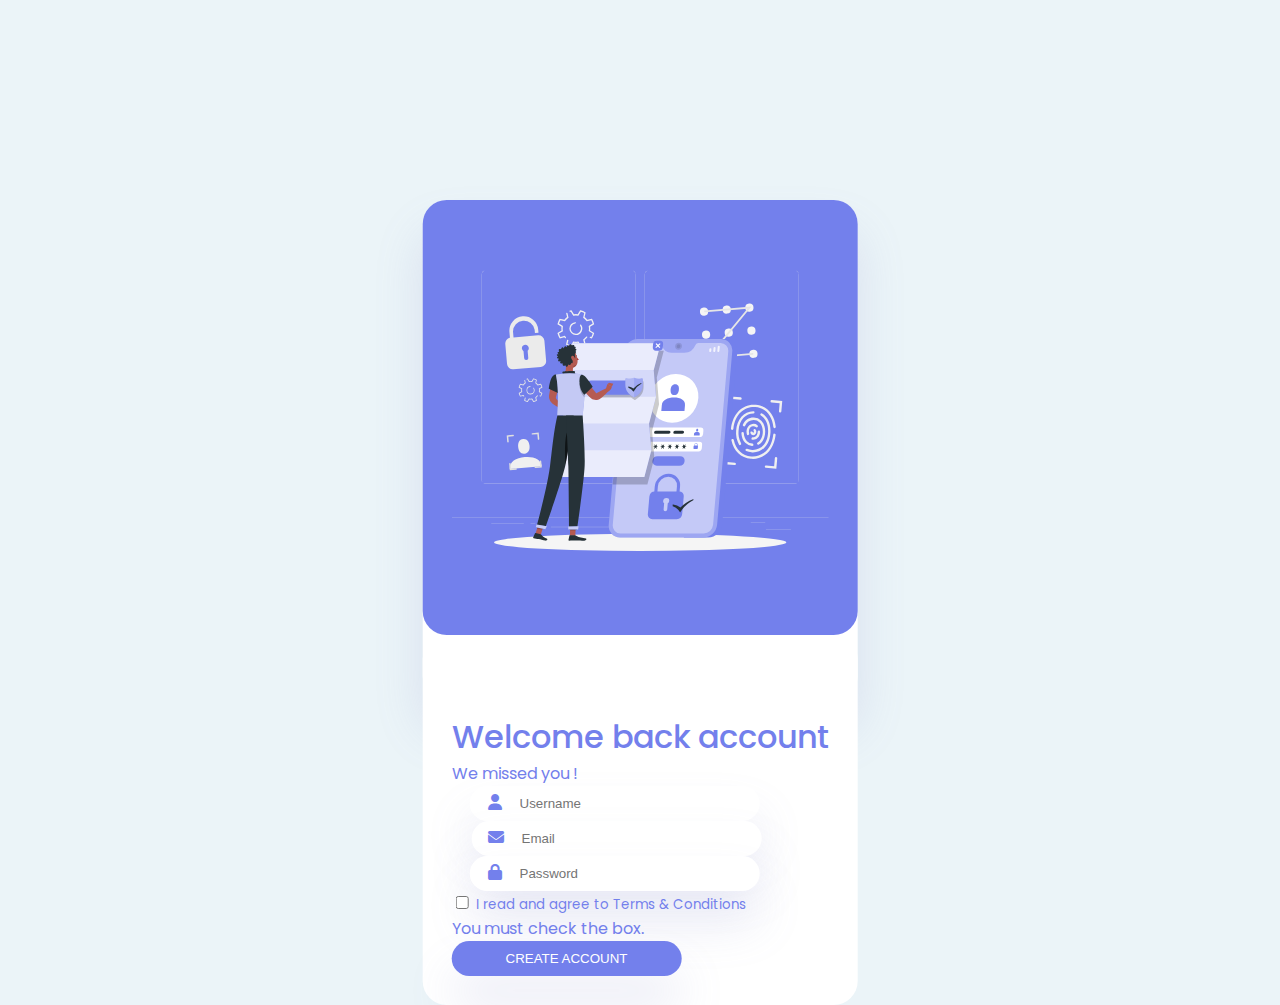
<file: login.html>
<!doctype html>
<html lang="en">
<head>
    <meta charset="utf-8">
    <meta name="viewport" content="width=device-width, initial-scale=1">
    
    <link rel="icon" href="assets/images/superiorLogo.png" type="image/x-icon">
    <title>SHK</title>

    <!-- Bootstrap CSS -->
    <link href="https://cdn.jsdelivr.net/npm/bootstrap@5.3.2/dist/css/bootstrap.min.css" rel="stylesheet" integrity="sha384-T3c6CoIi6uLrA9TneNEoa7RxnatzjcDSCmG1MXxSR1GAsXEV/Dwwykc2MPK8M2HN" crossorigin="anonymous">
    <!-- Fontawsome CDN -->
    <link rel="stylesheet" href="https://cdnjs.cloudflare.com/ajax/libs/font-awesome/6.4.2/css/all.min.css">

    <!-- Custom CSS -->
    <link rel="stylesheet" href="assets/style.css">
</head>
<body>
    <div class="container-fluid login">
        <div class="myCard">
            <div class="row myRow">
                <div class="col-md-6">
                    <div class="myLeftCtn"> 
                        <img src="assets/images/login.svg" alt="logo" class="img-fluid">
                    </div>
                </div> 
                <div class="col-md-6">
                    <div class="myRightCtn">
                        <form class="myForm text-center">
                            <div class="header mb-3">
                                <header>Welcome back account</header>
                                <span>We missed you !</span>
                            </div>
                            
                            <div class="form-group m-2">
                                <i class="fas fa-user"></i>
                                <input class="myInput" type="text" placeholder="Username" id="username" required> 
                            </div>

                            <div class="form-group m-2">
                                <i class="fas fa-envelope"></i>
                                <input class="myInput" placeholder="Email" type="text" id="email" required> 
                            </div>

                            <div class="form-group m-2">
                                <i class="fas fa-lock"></i>
                                <input class="myInput" type="password" id="password" placeholder="Password" required> 
                            </div>

                            <div class="form-group m-2">
                                <label>
                                    <input id="check_1" name="check_1"  type="checkbox" required><small> I read and agree to Terms & Conditions</small></input> 
                                    <div class="invalid-feedback">You must check the box.</div>
                                </label>
                            </div>

                            <input type="submit" class="butt m-2" value="CREATE ACCOUNT">
                            
                        </form>
                    </div>
                </div>
            </div>
        </div>
    </div>

    <!-- Bootstrap JS -->
    <script src="https://cdn.jsdelivr.net/npm/bootstrap@5.3.2/dist/js/bootstrap.bundle.min.js" integrity="sha384-C6RzsynM9kWDrMNeT87bh95OGNyZPhcTNXj1NW7RuBCsyN/o0jlpcV8Qyq46cDfL" crossorigin="anonymous"></script>

    <!-- Custom JS -->
    <script src="assets/main.js"></script>
</body>
</html>
</file>
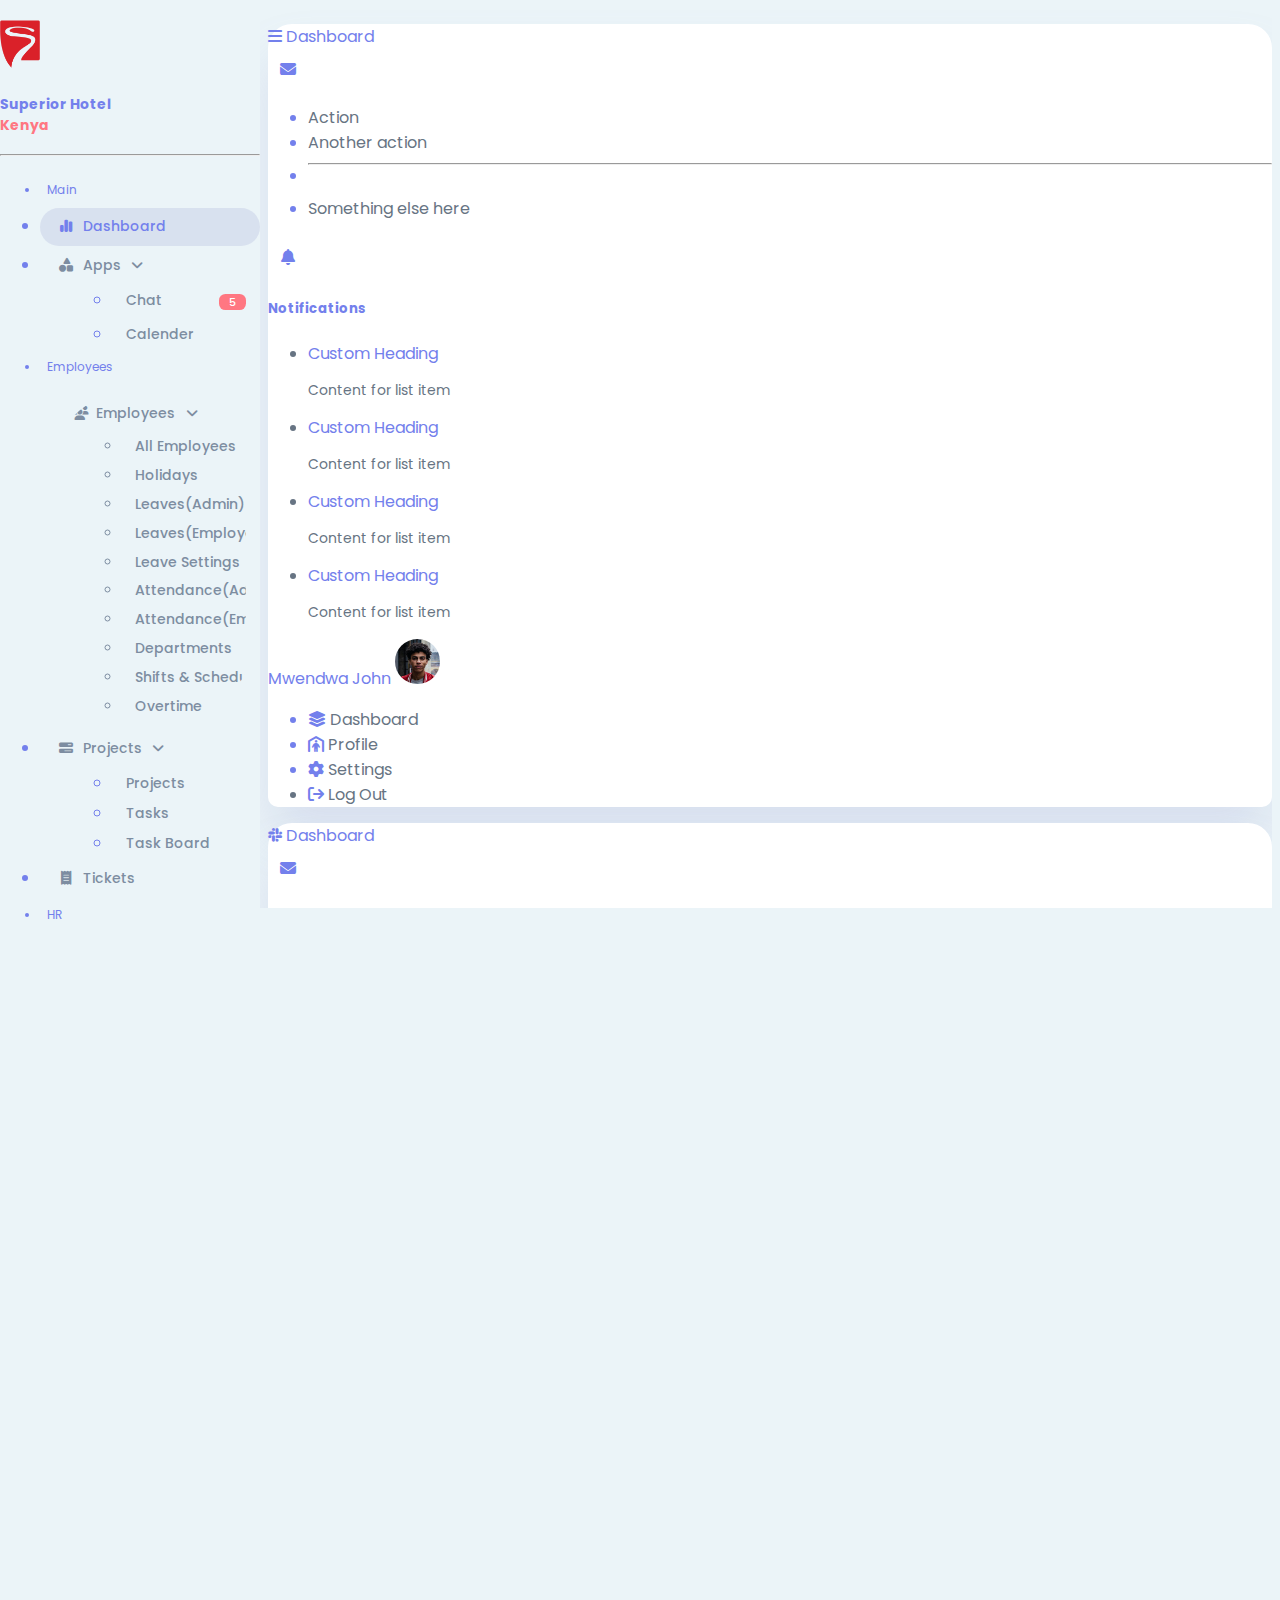
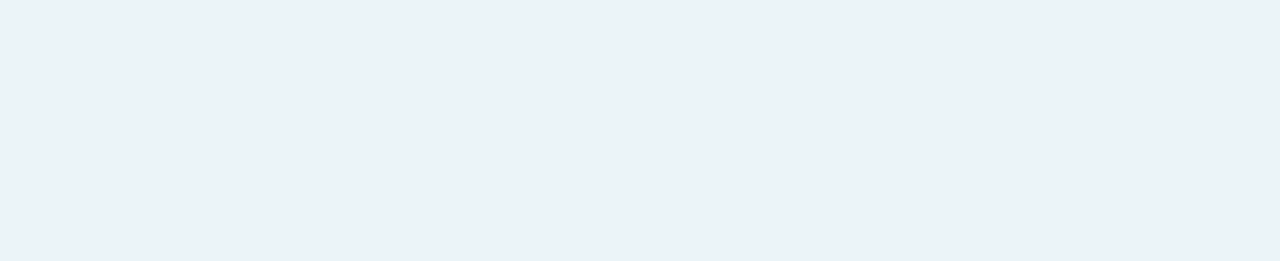
<file: navtrial.html>
<!doctype html>
<html lang="en">
<head>
    <meta charset="utf-8">
    <meta name="viewport" content="width=device-width, initial-scale=1">
    
    <link rel="icon" href="assets/images/superiorLogo.png" type="image/x-icon">
    <title>SHK</title>

    <!-- Bootstrap CSS -->
    <link href="https://cdn.jsdelivr.net/npm/bootstrap@5.3.2/dist/css/bootstrap.min.css" rel="stylesheet" integrity="sha384-T3c6CoIi6uLrA9TneNEoa7RxnatzjcDSCmG1MXxSR1GAsXEV/Dwwykc2MPK8M2HN" crossorigin="anonymous">
    <!-- Fontawsome CDN -->
    <link rel="stylesheet" href="https://cdnjs.cloudflare.com/ajax/libs/font-awesome/6.4.2/css/all.min.css">

    <!-- Custom CSS -->
    <link rel="stylesheet" href="assets/style.css">
</head>
<body>
    <div class="container-fluid p-0 d-flex h-100">
        <!-- start: sidebar -->
        <div id="bdSidebar" class="sidebar d-flex flex-column flex-shrink-0 p-3 background text-white offcanvas-md offcanvas-start">
            <a href="#" class="navbar-brand">
                <a href="#" class="sidebar-logo d-flex mx-auto">
                    <img src="assets/images/superiorLogo.png" alt="logo" class="mx-auto">
                    <h4 class="sidebar-brand text-center m-2">Superior Hotel <br><span>Kenya</span></h4>
                </a>
            </a>
            <hr class="sidebar-hr">
            <ul class="sidebar-nav nav nav-pills flex-column mb-auto">
                <li class="sidebar-menu-divider mt-6 mb-1 text-uppercase">Main</li>
                <li class="nav-item mb-1">
                    <a href="#" class="active">
                        <i class="fa-solid fa-chart-simple sidebar-menu-item-icon"></i>
                        Dashboard
                    </a>
                </li>

                <li class="nav-item mb-1">
                    <a href="#" class="collapsed" data-bs-toggle="collapse" data-bs-target="#collapseApps" aria-expanded="false" aria-controls="collapseApps">
                        <i class="fa-solid fa-shapes sidebar-menu-item-icon"></i>
                        Apps
                        <i class="fa-solid fa-angle-down sidebar-menu-item-accordion float-end"></i>
                    </a>
                    <ul id="collapseApps" class="list-unstyled collapse ms-1" data-bs-parent="#bdSidebar">
                        <li class="sidebar-dropdown-menu-item mb-1">
                            <a href="#" class="">
                                Chat
                                <span class="notification-badge">5</span>
                            </a>
                        </li>
                        <li class="sidebar-dropdown-menu-item mb-1">
                            <a href="#" class="">
                                Calender
                            </a>
                        </li>
                    </ul>
                </li>

                <li class="sidebar-menu-divider mt-6 mb-1 text-uppercase">Employees</li>
                <li class="sidebar-menu-item mb-1">
                    <a href="#" class="collapsed" data-bs-toggle="collapse" data-bs-target="#collapseEmployees" aria-expanded="false" aria-controls="collapseEmployees">
                        <i class="fa-solid fa-users sidebar-menu-item-icon"></i>
                        Employees
                        <i class="fa-solid fa-angle-down sidebar-menu-item-accordion float-end"></i>
                    </a>
                    <ul id="collapseEmployees" class="list-unstyled collapse ms-1" data-bs-parent="#bdSidebar">
                        <li class="sidebar-dropdown-menu-item mb-1">
                            <a href="#" class="">
                                All Employees
                            </a>
                        </li>
                        <li class="sidebar-dropdown-menu-item mb-1">
                            <a href="#" class="">
                                Holidays
                            </a>
                        </li>
                        <li class="sidebar-dropdown-menu-item mb-1">
                            <a href="#" class="">
                                Leaves(Admin)
                            </a>
                        </li>
                        <li class="sidebar-dropdown-menu-item mb-1">
                            <a href="#" class="">
                                Leaves(Employee)
                            </a>
                        </li>
                        <li class="sidebar-dropdown-menu-item mb-1">
                            <a href="#" class="">
                                Leave Settings
                            </a>
                        </li>
                        <li class="sidebar-dropdown-menu-item mb-1">
                            <a href="#" class="">
                                Attendance(Admin)
                            </a>
                        </li>
                        <li class="sidebar-dropdown-menu-item mb-1">
                            <a href="#" class="">
                                Attendance(Employee)
                            </a>
                        </li>
                        <li class="sidebar-dropdown-menu-item mb-1">
                            <a href="#" class="">
                                Departments
                            </a>
                        </li>
                        <li class="sidebar-dropdown-menu-item mb-1">
                            <a href="#" class="">
                                Shifts & Schedule
                            </a>
                        </li>
                        <li class="sidebar-dropdown-menu-item mb-1">
                            <a href="#" class="">
                                Overtime
                            </a>
                        </li>
                    </ul>
                </li>

                <li class="nav-item mb-1">
                    <a href="#" class="collapsed" data-bs-toggle="collapse" data-bs-target="#collapseProjects" aria-expanded="false" aria-controls="collapseProjects">
                        <i class="fa-solid fa-bars-progress sidebar-menu-item-icon"></i>
                        Projects
                        <i class="fa-solid fa-angle-down sidebar-menu-item-accordion float-end"></i>
                    </a>
                    <ul id="collapseProjects" class="list-unstyled collapse ms-1" data-bs-parent="#bdSidebar">
                        <li class="sidebar-dropdown-menu-item mb-1">
                            <a href="#" class="">
                                Projects
                            </a>
                        </li>
                        <li class="sidebar-dropdown-menu-item mb-1">
                            <a href="#" class="">
                                Tasks
                            </a>
                        </li>
                        <li class="sidebar-dropdown-menu-item mb-1">
                            <a href="#" class="">
                                Task Board
                            </a>
                        </li>
                    </ul>
                </li>

                <li class="nav-item mb-1">
                    <a href="#" class="nav-link">
                        <i class="fa-solid fa-receipt sidebar-menu-item-icon"></i>
                        Tickets
                    </a>
                </li>

                <li class="sidebar-menu-divider mt-6 mb-1 text-uppercase">HR</li>

                <li class="nav-item mb-1">
                    <a href="#" class="collapsed" data-bs-toggle="collapse" data-bs-target="#collapsePayroll" aria-expanded="false" aria-controls="collapsePayroll">
                        <i class="fa-solid fa-sack-dollar sidebar-menu-item-icon"></i>
                        Payroll
                        <i class="fa-solid fa-angle-down sidebar-menu-item-accordion float-end"></i>
                    </a>
                    <ul id="collapsePayroll" class="list-unstyled collapse ms-1" data-bs-parent="#bdSidebar">
                        <li class="sidebar-dropdown-menu-item mb-1">
                            <a href="#" class="">
                                Employee Salary
                            </a>
                        </li>
                        <li class="sidebar-dropdown-menu-item mb-1">
                            <a href="#" class="">
                                Payslip
                            </a>
                        </li>
                        <li class="sidebar-dropdown-menu-item mb-1">
                            <a href="#" class="">
                                Payroll Items
                            </a>
                        </li>
                    </ul>
                </li>

                <li class="nav-item mb-1">
                    <a href="#" class="nav-link">
                        <i class="fa-solid fa-clipboard-list sidebar-menu-item-icon"></i>
                        Policies
                    </a>
                </li>

                <li class="nav-item mb-1">
                    <a href="#" class="collapsed" data-bs-toggle="collapse" data-bs-target="#collapseReports" aria-expanded="false" aria-controls="collapseReports">
                        <i class="fa-solid fa-mortar-pestle sidebar-menu-item-icon"></i>
                        Reports
                        <i class="fa-solid fa-angle-down sidebar-menu-item-accordion float-end"></i>
                    </a>
                    <ul id="collapseReports" class="list-unstyled collapse ms-1" data-bs-parent="#bdSidebar">
                        <li class="sidebar-dropdown-menu-item mb-1">
                            <a href="#" class="">
                                Project report
                            </a>
                        </li>
                        <li class="sidebar-dropdown-menu-item mb-1">
                            <a href="#" class="">
                                Task report
                            </a>
                        </li>
                        <li class="sidebar-dropdown-menu-item mb-1">
                            <a href="#" class="">
                                Employee report
                            </a>
                        </li>
                        <li class="sidebar-dropdown-menu-item mb-1">
                            <a href="#" class="">
                                Payroll report
                            </a>
                        </li>
                        <li class="sidebar-dropdown-menu-item mb-1">
                            <a href="#" class="">
                                Attendance report
                            </a>
                        </li>
                        <li class="sidebar-dropdown-menu-item mb-1">
                            <a href="#" class="">
                                Leave report
                            </a>
                        </li>
                        <li class="sidebar-dropdown-menu-item mb-1">
                            <a href="#" class="">
                                Daily report
                            </a>
                        </li>
                    </ul>
                </li>

                <li class="sidebar-menu-divider mt-6 mb-1 text-uppercase">Performance</li>

                <li class="nav-item mb-1">
                    <a href="#" class="collapsed" data-bs-toggle="collapse" data-bs-target="#collapsePerformance" aria-expanded="false" aria-controls="collapsePerformance">
                        <i class="fa-solid fa-gauge-high sidebar-menu-item-icon"></i>
                        Performance
                        <i class="fa-solid fa-angle-down sidebar-menu-item-accordion float-end"></i>
                    </a>
                    <ul id="collapsePerformance" class="list-unstyled collapse ms-1" data-bs-parent="#bdSidebar">
                        <li class="sidebar-dropdown-menu-item mb-1">
                            <a href="#" class="">
                                Perf - Review
                            </a>
                        </li>
                        <li class="sidebar-dropdown-menu-item mb-1">
                            <a href="#" class="">
                                Perf - Appraisal
                            </a>
                        </li>
                    </ul>
                </li>

                <li class="nav-item mb-1">
                    <a href="#" class="collapsed" data-bs-toggle="collapse" data-bs-target="#collapseTraining" aria-expanded="false" aria-controls="collapseTraining">
                        <i class="fa-solid fa-utensils sidebar-menu-item-icon"></i>
                        Training
                        <i class="fa-solid fa-angle-down sidebar-menu-item-accordion float-end"></i>
                    </a>
                    <ul id="collapseTraining" class="list-unstyled collapse ms-1" data-bs-parent="#bdSidebar">
                        <li class="sidebar-dropdown-menu-item mb-1">
                            <a href="#" class="">
                                Training List
                            </a>
                        </li>
                        <li class="sidebar-dropdown-menu-item mb-1">
                            <a href="#" class="">
                                Trainers
                            </a>
                        </li>
                        <li class="sidebar-dropdown-menu-item mb-1">
                            <a href="#" class="">
                                Training Type
                            </a>
                        </li>
                    </ul>
                </li>

                <li class="nav-item mb-1">
                    <a href="#" class="nav-link">
                        <i class="fa-solid fa-pen-fancy sidebar-menu-item-icon"></i>
                        Resignation
                    </a>
                </li>

                <li class="nav-item mb-1">
                    <a href="#" class="nav-link">
                        <i class="fa-solid fa-hands sidebar-menu-item-icon"></i>
                        Termination
                    </a>
                </li>

                <li class="sidebar-menu-divider mt-6 mb-1 text-uppercase">Administration</li>

                <li class="nav-item mb-1">
                    <a href="#" class="nav-link">
                        <i class="fa-solid fa-shop sidebar-menu-item-icon"></i>
                        Assets
                    </a>
                </li>

                <li class="nav-item mb-1">
                    <a href="#" class="collapsed" data-bs-toggle="collapse" data-bs-target="#collapseJobs" aria-expanded="false" aria-controls="collapseJobs">
                        <i class="fa-solid fa-toolbox sidebar-menu-item-icon"></i>
                        Jobs
                        <i class="fa-solid fa-angle-down sidebar-menu-item-accordion float-end"></i>
                    </a>
                    <ul id="collapseJobs" class="list-unstyled collapse ms-1" data-bs-parent="#bdSidebar">
                        <li class="sidebar-dropdown-menu-item mb-1">
                            <a href="#" class="">
                                Jobs Dashboards
                            </a>
                        </li>
                        <li class="sidebar-dropdown-menu-item mb-1">
                            <a href="#" class="">
                                Resumes
                            </a>
                        </li>
                        <li class="sidebar-dropdown-menu-item mb-1">
                            <a href="#" class="">
                                Candidate List
                            </a>
                        </li>
                        <li class="sidebar-dropdown-menu-item mb-1">
                            <a href="#" class="">
                                Shortlist Candidates
                            </a>
                        </li>
                        <li class="sidebar-dropdown-menu-item mb-1">
                            <a href="#" class="">
                                Interview Questions
                            </a>
                        </li>
                        <li class="sidebar-dropdown-menu-item mb-1">
                            <a href="#" class="">
                                Offer Approvals
                            </a>
                        </li>
                        <li class="sidebar-dropdown-menu-item mb-1">
                            <a href="#" class="">
                                Onboarding
                            </a>
                        </li>
                    </ul>
                </li>

                <li class="nav-item mb-1">
                    <a href="#" class="nav-link">
                        <i class="fa-solid fa-feather-pointed sidebar-menu-item-icon"></i>
                        Activities
                    </a>
                </li>

                <li class="sidebar-menu-divider mt-6 mb-1 text-uppercase">System</li>

                <li class="nav-item mb-1">
                    <a href="#" class="collapsed" data-bs-toggle="collapse" data-bs-target="#collapseProfile" aria-expanded="false" aria-controls="collapseProfile">
                        <i class="fa-solid fa-user sidebar-menu-item-icon"></i>
                        My Profile
                        <i class="fa-solid fa-angle-down sidebar-menu-item-accordion float-end"></i>
                    </a>
                    <ul id="collapseProfile" class="list-unstyled collapse ms-1" data-bs-parent="#bdSidebar">
                        <li class="sidebar-dropdown-menu-item mb-1">
                            <a href="#" class="">
                                Dashboard
                            </a>
                        </li>
                        <li class="sidebar-dropdown-menu-item mb-1">
                            <a href="#" class="">
                                Settings
                            </a>
                        </li>
                        <li class="sidebar-dropdown-menu-item mb-1">
                            <a href="#" class="">
                                LogOut
                            </a>
                        </li>
                    </ul>
                </li>

                <li class="sidebar-menu-divider mt-6 mb-1 text-uppercase">Custom</li>
                <li class="nav-item mb-1">
                    <a href="#" class="collapsed" data-bs-toggle="collapse" data-bs-target="#collapsePages" aria-expanded="false" aria-controls="collapsePages">
                        <i class="fa-solid fa-file-invoice sidebar-menu-item-icon"></i>
                        Pages
                        <i class="fa-solid fa-angle-down sidebar-menu-item-accordion float-end"></i>
                    </a>
                    <ul id="collapsePages" class="list-unstyled collapse ms-1" data-bs-parent="#bdSidebar">
                        <li class="sidebar-dropdown-menu-item mb-1">
                            <a href="#" class="">
                                Landing
                            </a>
                        </li>
                        <li class="sidebar-dropdown-menu-item mb-1">
                            <a href="#" class="">
                                Login
                            </a>
                        </li>
                        <li class="sidebar-dropdown-menu-item mb-1">
                            <a href="#" class="">
                                Blank
                            </a>
                        </li>
                        <li class="sidebar-dropdown-menu-item mb-1">
                            <a href="#" class="">
                                404
                            </a>
                        </li>
                        <li class="sidebar-dropdown-menu-item mb-1">
                            <a href="#" class="">
                                401
                            </a>
                        </li>
                    </ul>
                </li>

                <li class="nav-item mb-1">
                    <a href="#" class="collapsed" data-bs-toggle="collapse" data-bs-target="#collapseWidgets" aria-expanded="false" aria-controls="collapseWidgets">
                        <i class="fa-solid fa-toolbox sidebar-menu-item-icon"></i>
                        Widgets
                        <i class="fa-solid fa-angle-down sidebar-menu-item-accordion float-end"></i>
                    </a>
                    <ul id="collapseWidgets" class="list-unstyled collapse ms-1" data-bs-parent="#bdSidebar">
                        <li class="sidebar-dropdown-menu-item mb-1">
                            <a href="#" class="">
                                Form
                            </a>
                        </li>
                        <li class="sidebar-dropdown-menu-item mb-1">
                            <a href="#" class="">
                                Table
                            </a>
                        </li>
                    </ul>
                </li>
            </ul>
            <hr>
            <div class="d-flex sidebar-footer dropdown open">
                <img src="assets/images/profile-1.jpg" class="img-fluid profile-photo me-2" alt="">
                <span class="primary text-center">
                    <h6 class="mt-1 mb-0">John Doe</h6>
                    <small class="text-muted">johndoe@remotedev</small>
                </span>
                <a href="#" class="btn dropdown-toggle primary" type="button" id="triggerId" data-bs-toggle="collapse" arex aria-expanded="false">
                    <i class="fa-solid fa-ellipsis-vertical"></i>
                </a>
                <div class="dropdown-menu" aria-labelledby="triggerId">
                    <a href="#" class="dropdown-item">Action 1</a>
                    <a href="#" class="dropdown-item">Action 2</a>
                </div>
            </div>
        </div>
        <!-- end: sidebar -->
        <!-- start: main page -->
        <main class="main-bg flex-fill">
            <div class="row">
                <!-- start: navigation menus -->
                <div class="col-12">
                    <!-- start: nav display on md -->
                    <nav class="container-fluid p-2 d-flex d-md-none px-3 py-2 home-navbar mobile">
                        <a href="#" data-bs-toggle="offcanvas" data-bs-target="#bdSidebar">
                            <i class="fa-solid fa-bars"></i>
                        </a>
                        <span class="ms-3">Dashboard</span>

                        <div class="nav-item dropdown">
                            <a class="cursor-pointer primary mx-1 dropdown-toggle navbar-link" href="#" role="button" data-bs-toggle="dropdown" aria-expanded="false">
                                <i class="fa-solid fa-envelope"></i>
                            </a>
                            <ul class="dropdown-menu">
                                <li><a class="dropdown-item" href="#">Action</a></li>
                                <li><a class="dropdown-item" href="#">Another action</a></li>
                                <li><hr class="dropdown-divider"></li>
                                <li><a class="dropdown-item" href="#">Something else here</a></li>
                            </ul>
                        </div>

                        <div class="dropdown mx-1 me-3 d-sm-block">
                            <div class="cursor-pointer primary dropdown-toggle navbar-link" data-bs-toggle="dropdown" aria-expanded="false">
                                <i class="fa-solid fa-bell"></i>
                            </div>

                            <div class="dropdown-menu navdropdown-menu">
                                <div class="navdropdown-title">
                                    <h5 class="p-3 text-center">Notifications</h5>
                                </div>
                                <div class="navdropdown-body">
                                    <ul class="list-group list-group-flush d-flex justify-content-between align-items-start">
                                        <li class="dropdown-item">
                                            <a href="#">
                                                <div class="me-auto">
                                                    <div class="notification-heading">Custom Heading</div>
                                                    <p class="notification-body">Content for list item</p>
                                                </div>
                                            </a>
                                        </li>
                                        
                                        <li class="dropdown-item">
                                            <a href="#">
                                                <div class="me-auto">
                                                    <div class="notification-heading">Custom Heading</div>
                                                    <p class="notification-body">Content for list item</p>
                                                </div>
                                            </a>
                                        </li>

                                        <li class="dropdown-item">
                                            <a href="#">
                                                <div class="me-auto">
                                                    <div class="notification-heading">Custom Heading</div>
                                                    <p class="notification-body">Content for list item</p>
                                                </div>
                                            </a>
                                        </li>

                                        <li class="dropdown-item">
                                            <a href="#">
                                                <div class="me-auto">
                                                    <div class="notification-heading">Custom Heading</div>
                                                    <p class="notification-body">Content for list item</p>
                                                </div>
                                            </a>
                                        </li>

                                    </ul>
                                </div>
                            </div>
                        </div>

                        <div class="dropdown">
                            <div class="d-flex align-items-center cursor-pointer dropdown-toggle" data-bs-toggle="dropdown" aria-expanded="false">
                                <span class="me-2 d-none d-sm-block">Mwendwa John</span>
                                <img class="nav-profile-photo m-1" src="assets/images/profile-1.jpg" alt="Image">
                            </div>
                            <ul class="dropdown-menu m-2" aria-labelledby="dropdownMenuButton1">
                                <li><a class="dropdown-item" href="#">
                                    <i class="fa-solid fa-layer-group me-2"></i>
                                    Dashboard</a>
                                </li>
                                <li><a class="dropdown-item" href="#"> 
                                    <i class="fa-solid fa-person-shelter me-2"></i> 
                                    Profile </a>
                                </li>
                                <li><a class="dropdown-item" href="#">
                                    <i class="fa-solid fa-gear me-2"></i> 
                                    Settings</a>
                                </li>
                                <!-- Button trigger modal -->
                                <li class="dropdown-item cursor-pointer" data-bs-toggle="modal" data-bs-target="#logOutModal">
                                    <i class="fa-solid fa-arrow-right-from-bracket me-2"></i>
                                    Log Out
                                </li>
                            </ul>
                        </div>
                    </nav>
                    <!-- end: nav display on md -->

                    <!-- start: nav display on lg only -->
                    <div class="container-fluid d-none d-lg-block">
                        <nav class="px-3 py-2 d-flex home-navbar">
                            <i class="fa-brands fa-slack me-3 d-none d-md-block cursor-pointer" id="sidebarToggle"></i>
                            <span class="cursor-pointer mb-0 me-auto">Dashboard</span>
    
                            <div class="nav-item dropdown">
                                <a class="cursor-pointer primary mx-1 dropdown-toggle navbar-link" href="#" role="button" data-bs-toggle="dropdown" aria-expanded="false">
                                    <i class="fa-solid fa-envelope"></i>
                                </a>
                                <ul class="dropdown-menu">
                                    <li><a class="dropdown-item" href="#">Action</a></li>
                                    <li><a class="dropdown-item" href="#">Another action</a></li>
                                    <li><hr class="dropdown-divider"></li>
                                    <li><a class="dropdown-item" href="#">Something else here</a></li>
                                </ul>
                            </div>
    
                            <div class="dropdown mx-1 me-3 d-sm-block">
                                <div class="cursor-pointer primary dropdown-toggle navbar-link" data-bs-toggle="dropdown" aria-expanded="false">
                                    <i class="fa-solid fa-bell"></i>
                                </div>
    
                                <div class="dropdown-menu navdropdown-menu">
                                    <div class="navdropdown-title">
                                        <h5 class="p-3 text-center">Notifications</h5>
                                    </div>
                                    <div class="navdropdown-body">
                                        <ul class="list-group list-group-flush d-flex justify-content-between align-items-start">
                                            <li class="dropdown-item">
                                                <a href="#">
                                                    <div class="me-auto">
                                                        <div class="notification-heading">Custom Heading</div>
                                                        <p class="notification-body">Content for list item</p>
                                                    </div>
                                                </a>
                                            </li>
                                            
                                            <li class="dropdown-item">
                                                <a href="#">
                                                    <div class="me-auto">
                                                        <div class="notification-heading">Custom Heading</div>
                                                        <p class="notification-body">Content for list item</p>
                                                    </div>
                                                </a>
                                            </li>
    
                                            <li class="dropdown-item">
                                                <a href="#">
                                                    <div class="me-auto">
                                                        <div class="notification-heading">Custom Heading</div>
                                                        <p class="notification-body">Content for list item</p>
                                                    </div>
                                                </a>
                                            </li>
    
                                            <li class="dropdown-item">
                                                <a href="#">
                                                    <div class="me-auto">
                                                        <div class="notification-heading">Custom Heading</div>
                                                        <p class="notification-body">Content for list item</p>
                                                    </div>
                                                </a>
                                            </li>
    
                                        </ul>
                                    </div>
                                </div>
                            </div>
    
                            <div class="dropdown">
                                <div class="d-flex align-items-center cursor-pointer dropdown-toggle" data-bs-toggle="dropdown" aria-expanded="false">
                                    <span class="me-2 d-none d-sm-block">Mwendwa John</span>
                                    <img class="nav-profile-photo m-1" src="assets/images/profile-1.jpg" alt="Image">
                                </div>
                                <ul class="dropdown-menu m-2" aria-labelledby="dropdownMenuButton1">
                                    <li><a class="dropdown-item" href="#">
                                        <i class="fa-solid fa-layer-group me-2"></i>
                                        Dashboard</a>
                                    </li>
                                    <li><a class="dropdown-item" href="#"> 
                                        <i class="fa-solid fa-person-shelter me-2"></i> 
                                        Profile </a>
                                    </li>
                                    <li><a class="dropdown-item" href="#">
                                        <i class="fa-solid fa-gear me-2"></i> 
                                        Settings</a>
                                    </li>
                                    <!-- Button trigger modal -->
                                    <li class="dropdown-item cursor-pointer" data-bs-toggle="modal" data-bs-target="#logOutModal">
                                        <i class="fa-solid fa-arrow-right-from-bracket me-2"></i>
                                        Log Out
                                    </li>
                                </ul>
                            </div>
                        </nav>
                    </div>
                    <!-- end: nav display on lg only -->
                </div>
                <!-- end: navigation menus -->

                <!-- start: main page content -->
                <div class="col-12">
                    <div class="p-4">
                

                        <nav style="--bs-breadcrumb-divider:'>';font-size:14px">
                            <ol class="breadcrumb">
                                <li class="breadcrumb-item"><i class="fa-solid fa-house"></i></li>
                                <li class="breadcrumb-item">Dashboard</li>
                                <li class="breadcrumb-item">Orders</li>
                            </ol>
                        </nav>
                        <div class="d-flex justify-content-between">
                            <h5>Orders</h5>
                            <button class="btn btn-sm btn-light"><i class="fa-solid fa-download"></i> Download</button>
                        </div>
                        <hr>
                        <div class="row">
                            <div class="col">
                                <p>Page content goes here</p>
                            </div>
                        </div>
                    </div>
                </div>
                <!-- end: main page content -->
            </div>
            
            <!-- start: footer -->
            <footer>
                <div class="row px-3">
                    <div class="col-12">
                        <div class="text-muted text-center">
                            <p class="primary">
                                &copy; <span id="currentYear"></span> Superior Hotels Kenya | Human Resource Management System
                            </p>
                        </div>
                        <script>
                            const currentYear = new Date().getFullYear();
                            document.getElementById("currentYear").textContent = currentYear;
                        </script>
                    </div>
                </div>
            </footer>
            <!-- end: footer -->
        </main>
        <!-- end: main page -->
        
    </div>

    <!-- Bootstrap JS -->
    <script src="https://cdn.jsdelivr.net/npm/bootstrap@5.3.2/dist/js/bootstrap.bundle.min.js" integrity="sha384-C6RzsynM9kWDrMNeT87bh95OGNyZPhcTNXj1NW7RuBCsyN/o0jlpcV8Qyq46cDfL" crossorigin="anonymous"></script>

    <!-- Custom JS -->
    <script src="assets/main.js"></script>
</body>
</html>
</file>
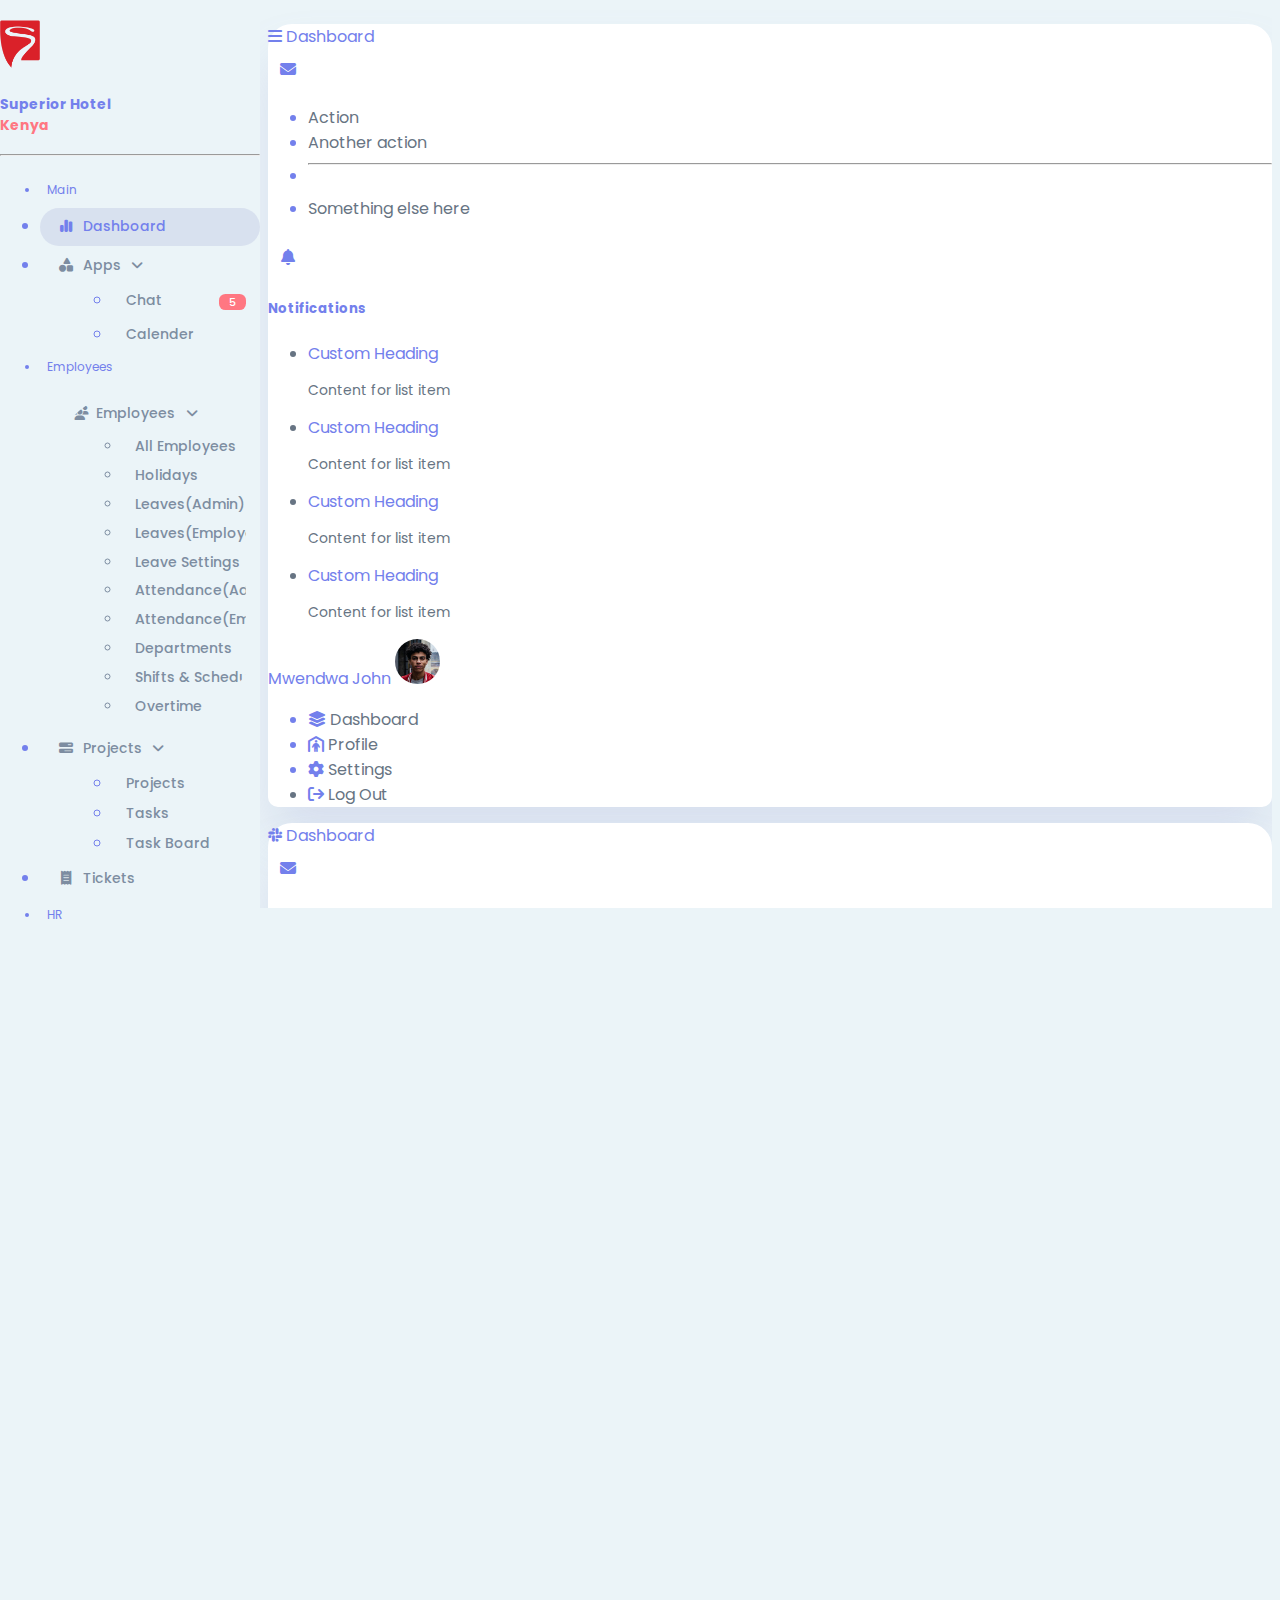
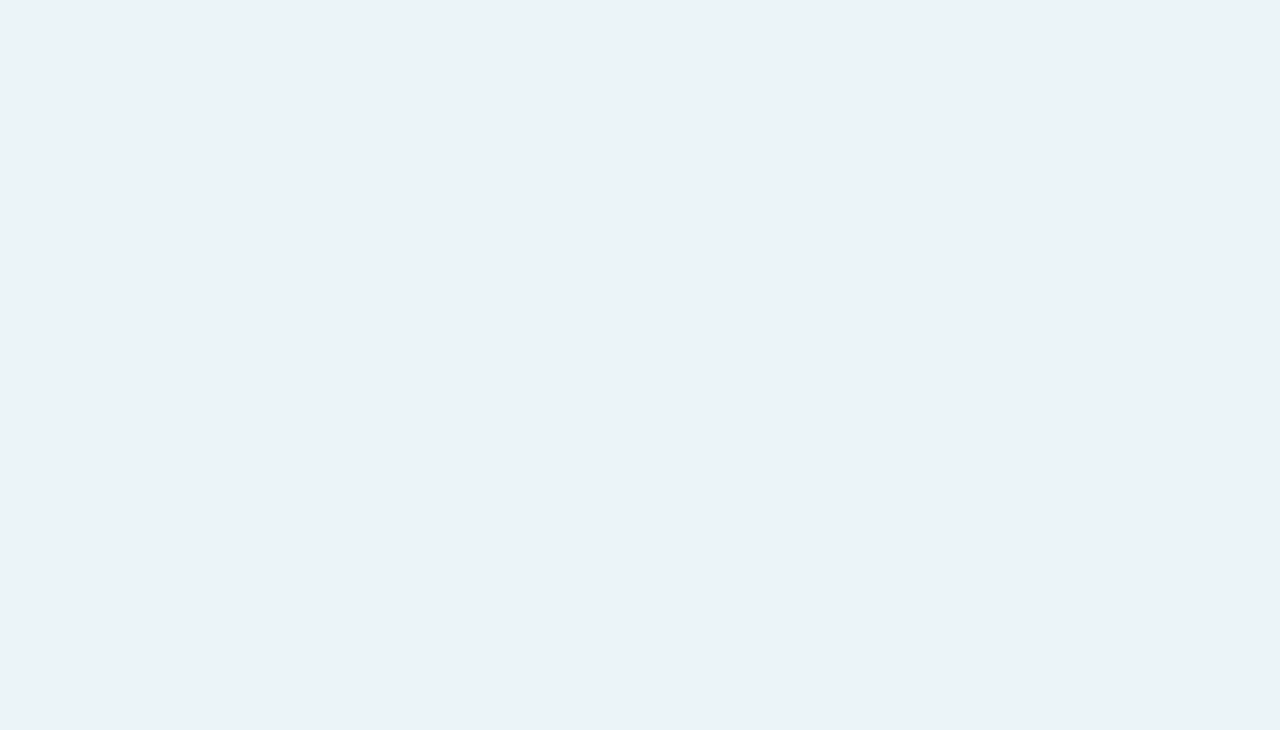
<file: userTable.html>
<!doctype html>
<html lang="en">
<head>
    <meta charset="utf-8">
    <meta name="viewport" content="width=device-width, initial-scale=1">
    
    <link rel="icon" href="assets/images/superiorLogo.png" type="image/x-icon">
    <title>SHK</title>

    <!-- Bootstrap CSS -->
    <link href="https://cdn.jsdelivr.net/npm/bootstrap@5.3.2/dist/css/bootstrap.min.css" rel="stylesheet" integrity="sha384-T3c6CoIi6uLrA9TneNEoa7RxnatzjcDSCmG1MXxSR1GAsXEV/Dwwykc2MPK8M2HN" crossorigin="anonymous">
    <!-- Fontawsome CDN -->
    <link rel="stylesheet" href="https://cdnjs.cloudflare.com/ajax/libs/font-awesome/6.4.2/css/all.min.css">

    <!-- Custom CSS -->
    <link rel="stylesheet" href="assets/style.css">
</head>
<body>
    <div class="container-fluid p-0 d-flex h-100">
        <!-- start: sidebar -->
        <div id="bdSidebar" class="sidebar d-flex flex-column flex-shrink-0 p-3 background text-white offcanvas-md offcanvas-start">
            <a href="#" class="navbar-brand">
                <a href="#" class="sidebar-logo d-flex mx-auto">
                    <img src="assets/images/superiorLogo.png" alt="logo" class="mx-auto">
                    <h4 class="sidebar-brand text-center m-2">Superior Hotel <br><span>Kenya</span></h4>
                </a>
            </a>
            <hr class="sidebar-hr">
            <ul class="sidebar-nav nav nav-pills flex-column mb-auto">
                <li class="sidebar-menu-divider mt-6 mb-1 text-uppercase">Main</li>
                <li class="nav-item mb-1">
                    <a href="#" class="active">
                        <i class="fa-solid fa-chart-simple sidebar-menu-item-icon"></i>
                        Dashboard
                    </a>
                </li>

                <li class="nav-item mb-1">
                    <a href="#" class="collapsed" data-bs-toggle="collapse" data-bs-target="#collapseApps" aria-expanded="false" aria-controls="collapseApps">
                        <i class="fa-solid fa-shapes sidebar-menu-item-icon"></i>
                        Apps
                        <i class="fa-solid fa-angle-down sidebar-menu-item-accordion"></i>
                    </a>
                    <ul id="collapseApps" class="list-unstyled collapse ms-1" data-bs-parent="#bdSidebar">
                        <li class="sidebar-dropdown-menu-item mb-1">
                            <a href="#" class="">
                                Chat
                                <span class="notification-badge">5</span>
                            </a>
                        </li>
                        <li class="sidebar-dropdown-menu-item mb-1">
                            <a href="#" class="">
                                Calender
                            </a>
                        </li>
                    </ul>
                </li>

                <li class="sidebar-menu-divider mt-6 mb-1 text-uppercase">Employees</li>
                <li class="sidebar-menu-item mb-1">
                    <a href="#" class="collapsed" data-bs-toggle="collapse" data-bs-target="#collapseEmployees" aria-expanded="false" aria-controls="collapseEmployees">
                        <i class="fa-solid fa-users sidebar-menu-item-icon"></i>
                        Employees
                        <i class="fa-solid fa-angle-down sidebar-menu-item-accordion ms-auto"></i>
                    </a>
                    <ul id="collapseEmployees" class="list-unstyled collapse ms-1" data-bs-parent="#bdSidebar">
                        <li class="sidebar-dropdown-menu-item mb-1">
                            <a href="employees.html" class="">
                                All Employees
                            </a>
                        </li>
                        <li class="sidebar-dropdown-menu-item mb-1">
                            <a href="#" class="">
                                Holidays
                            </a>
                        </li>
                        <li class="sidebar-dropdown-menu-item mb-1">
                            <a href="#" class="">
                                Leaves(Admin)
                            </a>
                        </li>
                        <li class="sidebar-dropdown-menu-item mb-1">
                            <a href="#" class="">
                                Leaves(Employee)
                            </a>
                        </li>
                        <li class="sidebar-dropdown-menu-item mb-1">
                            <a href="#" class="">
                                Leave Settings
                            </a>
                        </li>
                        <li class="sidebar-dropdown-menu-item mb-1">
                            <a href="#" class="">
                                Attendance(Admin)
                            </a>
                        </li>
                        <li class="sidebar-dropdown-menu-item mb-1">
                            <a href="#" class="">
                                Attendance(Employee)
                            </a>
                        </li>
                        <li class="sidebar-dropdown-menu-item mb-1">
                            <a href="#" class="">
                                Departments
                            </a>
                        </li>
                        <li class="sidebar-dropdown-menu-item mb-1">
                            <a href="#" class="">
                                Shifts & Schedule
                            </a>
                        </li>
                        <li class="sidebar-dropdown-menu-item mb-1">
                            <a href="#" class="">
                                Overtime
                            </a>
                        </li>
                    </ul>
                </li>

                <li class="nav-item mb-1">
                    <a href="#" class="collapsed" data-bs-toggle="collapse" data-bs-target="#collapseProjects" aria-expanded="false" aria-controls="collapseProjects">
                        <i class="fa-solid fa-bars-progress sidebar-menu-item-icon"></i>
                        Projects
                        <i class="fa-solid fa-angle-down sidebar-menu-item-accordion"></i>
                    </a>
                    <ul id="collapseProjects" class="list-unstyled collapse ms-1" data-bs-parent="#bdSidebar">
                        <li class="sidebar-dropdown-menu-item mb-1">
                            <a href="#" class="">
                                Projects
                            </a>
                        </li>
                        <li class="sidebar-dropdown-menu-item mb-1">
                            <a href="#" class="">
                                Tasks
                            </a>
                        </li>
                        <li class="sidebar-dropdown-menu-item mb-1">
                            <a href="#" class="">
                                Task Board
                            </a>
                        </li>
                    </ul>
                </li>

                <li class="nav-item mb-1">
                    <a href="#" class="nav-link">
                        <i class="fa-solid fa-receipt sidebar-menu-item-icon"></i>
                        Tickets
                    </a>
                </li>

                <li class="sidebar-menu-divider mt-6 mb-1 text-uppercase">HR</li>

                <li class="nav-item mb-1">
                    <a href="#" class="collapsed" data-bs-toggle="collapse" data-bs-target="#collapsePayroll" aria-expanded="false" aria-controls="collapsePayroll">
                        <i class="fa-solid fa-sack-dollar sidebar-menu-item-icon"></i>
                        Payroll
                        <i class="fa-solid fa-angle-down sidebar-menu-item-accordion"></i>
                    </a>
                    <ul id="collapsePayroll" class="list-unstyled collapse ms-1" data-bs-parent="#bdSidebar">
                        <li class="sidebar-dropdown-menu-item mb-1">
                            <a href="#" class="">
                                Employee Salary
                            </a>
                        </li>
                        <li class="sidebar-dropdown-menu-item mb-1">
                            <a href="#" class="">
                                Payslip
                            </a>
                        </li>
                        <li class="sidebar-dropdown-menu-item mb-1">
                            <a href="#" class="">
                                Payroll Items
                            </a>
                        </li>
                    </ul>
                </li>

                <li class="nav-item mb-1">
                    <a href="#" class="nav-link">
                        <i class="fa-solid fa-clipboard-list sidebar-menu-item-icon"></i>
                        Policies
                    </a>
                </li>

                <li class="nav-item mb-1">
                    <a href="#" class="collapsed" data-bs-toggle="collapse" data-bs-target="#collapseReports" aria-expanded="false" aria-controls="collapseReports">
                        <i class="fa-solid fa-mortar-pestle sidebar-menu-item-icon"></i>
                        Reports
                        <i class="fa-solid fa-angle-down sidebar-menu-item-accordion"></i>
                    </a>
                    <ul id="collapseReports" class="list-unstyled collapse ms-1" data-bs-parent="#bdSidebar">
                        <li class="sidebar-dropdown-menu-item mb-1">
                            <a href="#" class="">
                                Project report
                            </a>
                        </li>
                        <li class="sidebar-dropdown-menu-item mb-1">
                            <a href="#" class="">
                                Task report
                            </a>
                        </li>
                        <li class="sidebar-dropdown-menu-item mb-1">
                            <a href="#" class="">
                                Employee report
                            </a>
                        </li>
                        <li class="sidebar-dropdown-menu-item mb-1">
                            <a href="#" class="">
                                Payroll report
                            </a>
                        </li>
                        <li class="sidebar-dropdown-menu-item mb-1">
                            <a href="#" class="">
                                Attendance report
                            </a>
                        </li>
                        <li class="sidebar-dropdown-menu-item mb-1">
                            <a href="#" class="">
                                Leave report
                            </a>
                        </li>
                        <li class="sidebar-dropdown-menu-item mb-1">
                            <a href="#" class="">
                                Daily report
                            </a>
                        </li>
                    </ul>
                </li>

                <li class="sidebar-menu-divider mt-6 mb-1 text-uppercase">Performance</li>

                <li class="nav-item mb-1">
                    <a href="#" class="collapsed" data-bs-toggle="collapse" data-bs-target="#collapsePerformance" aria-expanded="false" aria-controls="collapsePerformance">
                        <i class="fa-solid fa-gauge-high sidebar-menu-item-icon"></i>
                        Performance
                        <i class="fa-solid fa-angle-down sidebar-menu-item-accordion"></i>
                    </a>
                    <ul id="collapsePerformance" class="list-unstyled collapse ms-1" data-bs-parent="#bdSidebar">
                        <li class="sidebar-dropdown-menu-item mb-1">
                            <a href="#" class="">
                                Perf - Review
                            </a>
                        </li>
                        <li class="sidebar-dropdown-menu-item mb-1">
                            <a href="#" class="">
                                Perf - Appraisal
                            </a>
                        </li>
                    </ul>
                </li>

                <li class="nav-item mb-1">
                    <a href="#" class="collapsed" data-bs-toggle="collapse" data-bs-target="#collapseTraining" aria-expanded="false" aria-controls="collapseTraining">
                        <i class="fa-solid fa-utensils sidebar-menu-item-icon"></i>
                        Training
                        <i class="fa-solid fa-angle-down sidebar-menu-item-accordion"></i>
                    </a>
                    <ul id="collapseTraining" class="list-unstyled collapse ms-1" data-bs-parent="#bdSidebar">
                        <li class="sidebar-dropdown-menu-item mb-1">
                            <a href="#" class="">
                                Training List
                            </a>
                        </li>
                        <li class="sidebar-dropdown-menu-item mb-1">
                            <a href="#" class="">
                                Trainers
                            </a>
                        </li>
                        <li class="sidebar-dropdown-menu-item mb-1">
                            <a href="#" class="">
                                Training Type
                            </a>
                        </li>
                    </ul>
                </li>

                <li class="nav-item mb-1">
                    <a href="#" class="nav-link">
                        <i class="fa-solid fa-pen-fancy sidebar-menu-item-icon"></i>
                        Resignation
                    </a>
                </li>

                <li class="nav-item mb-1">
                    <a href="#" class="nav-link">
                        <i class="fa-solid fa-hands sidebar-menu-item-icon"></i>
                        Termination
                    </a>
                </li>

                <li class="sidebar-menu-divider mt-6 mb-1 text-uppercase">Administration</li>

                <li class="nav-item mb-1">
                    <a href="#" class="nav-link">
                        <i class="fa-solid fa-shop sidebar-menu-item-icon"></i>
                        Assets
                    </a>
                </li>

                <li class="nav-item mb-1">
                    <a href="#" class="collapsed" data-bs-toggle="collapse" data-bs-target="#collapseJobs" aria-expanded="false" aria-controls="collapseJobs">
                        <i class="fa-solid fa-toolbox sidebar-menu-item-icon"></i>
                        Jobs
                        <i class="fa-solid fa-angle-down sidebar-menu-item-accordion"></i>
                    </a>
                    <ul id="collapseJobs" class="list-unstyled collapse ms-1" data-bs-parent="#bdSidebar">
                        <li class="sidebar-dropdown-menu-item mb-1">
                            <a href="#" class="">
                                Jobs Dashboards
                            </a>
                        </li>
                        <li class="sidebar-dropdown-menu-item mb-1">
                            <a href="#" class="">
                                Resumes
                            </a>
                        </li>
                        <li class="sidebar-dropdown-menu-item mb-1">
                            <a href="#" class="">
                                Candidate List
                            </a>
                        </li>
                        <li class="sidebar-dropdown-menu-item mb-1">
                            <a href="#" class="">
                                Shortlist Candidates
                            </a>
                        </li>
                        <li class="sidebar-dropdown-menu-item mb-1">
                            <a href="#" class="">
                                Interview Questions
                            </a>
                        </li>
                        <li class="sidebar-dropdown-menu-item mb-1">
                            <a href="#" class="">
                                Offer Approvals
                            </a>
                        </li>
                        <li class="sidebar-dropdown-menu-item mb-1">
                            <a href="#" class="">
                                Onboarding
                            </a>
                        </li>
                    </ul>
                </li>

                <li class="nav-item mb-1">
                    <a href="#" class="nav-link">
                        <i class="fa-solid fa-feather-pointed sidebar-menu-item-icon"></i>
                        Activities
                    </a>
                </li>

                <li class="sidebar-menu-divider mt-6 mb-1 text-uppercase">System</li>

                <li class="nav-item mb-1">
                    <a href="#" class="collapsed" data-bs-toggle="collapse" data-bs-target="#collapseProfile" aria-expanded="false" aria-controls="collapseProfile">
                        <i class="fa-solid fa-user sidebar-menu-item-icon"></i>
                        My Profile
                        <i class="fa-solid fa-angle-down sidebar-menu-item-accordion"></i>
                    </a>
                    <ul id="collapseProfile" class="list-unstyled collapse ms-1" data-bs-parent="#bdSidebar">
                        <li class="sidebar-dropdown-menu-item mb-1">
                            <a href="#" class="">
                                Dashboard
                            </a>
                        </li>
                        <li class="sidebar-dropdown-menu-item mb-1">
                            <a href="#" class="">
                                Settings
                            </a>
                        </li>
                        <li class="sidebar-dropdown-menu-item mb-1">
                            <a href="#" class="">
                                LogOut
                            </a>
                        </li>
                    </ul>
                </li>

                <li class="sidebar-menu-divider mt-6 mb-1 text-uppercase">Custom</li>
                <li class="nav-item mb-1">
                    <a href="#" class="collapsed" data-bs-toggle="collapse" data-bs-target="#collapsePages" aria-expanded="false" aria-controls="collapsePages">
                        <i class="fa-solid fa-file-invoice sidebar-menu-item-icon"></i>
                        Pages
                        <i class="fa-solid fa-angle-down sidebar-menu-item-accordion"></i>
                    </a>
                    <ul id="collapsePages" class="list-unstyled collapse ms-1" data-bs-parent="#bdSidebar">
                        <li class="sidebar-dropdown-menu-item mb-1">
                            <a href="home.html" class="">
                                Landing
                            </a>
                        </li>
                        <li class="sidebar-dropdown-menu-item mb-1">
                            <a href="login.html" class="">
                                Login
                            </a>
                        </li>
                        <li class="sidebar-dropdown-menu-item mb-1">
                            <a href="blank.html" class="">
                                Blank
                            </a>
                        </li>
                        <li class="sidebar-dropdown-menu-item mb-1">
                            <a href="#" class="">
                                404
                            </a>
                        </li>
                        <li class="sidebar-dropdown-menu-item mb-1">
                            <a href="#" class="">
                                401
                            </a>
                        </li>
                    </ul>
                </li>

                <li class="nav-item mb-1">
                    <a href="#" class="collapsed" data-bs-toggle="collapse" data-bs-target="#collapseWidgets" aria-expanded="false" aria-controls="collapseWidgets">
                        <i class="fa-solid fa-toolbox sidebar-menu-item-icon"></i>
                        Widgets
                        <i class="fa-solid fa-angle-down sidebar-menu-item-accordion"></i>
                    </a>
                    <ul id="collapseWidgets" class="list-unstyled collapse ms-1" data-bs-parent="#bdSidebar">
                        <li class="sidebar-dropdown-menu-item mb-1">
                            <a href="#" class="">
                                Form
                            </a>
                        </li>
                        <li class="sidebar-dropdown-menu-item mb-1">
                            <a href="#" class="">
                                Table
                            </a>
                        </li>
                    </ul>
                </li>
            </ul>
            <hr>
            <div class="d-flex sidebar-footer dropdown open">
                <img src="assets/images/profile-1.jpg" class="img-fluid profile-photo me-2" alt="">
                <span class="primary text-center">
                    <h6 class="mt-1 mb-0">Mwendwa John</h6>
                    <small class="text-muted small">Developer</small>
                </span>
                <a href="#" class="btn dropdown-toggle primary" type="button" id="triggerId" data-bs-toggle="collapse" arex aria-expanded="false">
                    <i class="fa-solid fa-ellipsis-vertical"></i>
                </a>
                <div class="dropdown-menu" aria-labelledby="triggerId">
                    <a href="#" class="dropdown-item">Action 1</a>
                    <a href="#" class="dropdown-item">Action 2</a>
                </div>
            </div>
        </div>
        <!-- end: sidebar -->
        <!-- start: main page -->
        <main class="main-bg flex-fill">
            <div class="container">
                <div class="row">
                    <!-- start: navigation menus -->
                    <div class="col-12">
                        <!-- start: nav display on md -->
                        <nav class="container-fluid p-2 d-flex d-md-none px-3 py-2 home-navbar mobile">
                            <a href="index.html" data-bs-toggle="offcanvas" data-bs-target="#bdSidebar">
                                <i class="fa-solid fa-bars"></i>
                            </a>
                            <span class="ms-3">Dashboard</span>
    
                            <div class="nav-item dropdown">
                                <a class="cursor-pointer primary mx-1 dropdown-toggle navbar-link" href="#" role="button" data-bs-toggle="dropdown" aria-expanded="false">
                                    <i class="fa-solid fa-envelope"></i>
                                </a>
                                <ul class="dropdown-menu">
                                    <li><a class="dropdown-item" href="#">Action</a></li>
                                    <li><a class="dropdown-item" href="#">Another action</a></li>
                                    <li><hr class="dropdown-divider"></li>
                                    <li><a class="dropdown-item" href="#">Something else here</a></li>
                                </ul>
                            </div>
    
                            <div class="dropdown mx-1 me-3 d-sm-block">
                                <div class="cursor-pointer primary dropdown-toggle navbar-link" data-bs-toggle="dropdown" aria-expanded="false">
                                    <i class="fa-solid fa-bell"></i>
                                </div>
    
                                <div class="dropdown-menu navdropdown-menu">
                                    <div class="navdropdown-title">
                                        <h5 class="p-3 text-center">Notifications</h5>
                                    </div>
                                    <div class="navdropdown-body">
                                        <ul class="list-group list-group-flush d-flex justify-content-between align-items-start">
                                            <li class="dropdown-item">
                                                <a href="#">
                                                    <div class="me-auto">
                                                        <div class="notification-heading">Custom Heading</div>
                                                        <p class="notification-body">Content for list item</p>
                                                    </div>
                                                </a>
                                            </li>
                                            
                                            <li class="dropdown-item">
                                                <a href="#">
                                                    <div class="me-auto">
                                                        <div class="notification-heading">Custom Heading</div>
                                                        <p class="notification-body">Content for list item</p>
                                                    </div>
                                                </a>
                                            </li>
    
                                            <li class="dropdown-item">
                                                <a href="#">
                                                    <div class="me-auto">
                                                        <div class="notification-heading">Custom Heading</div>
                                                        <p class="notification-body">Content for list item</p>
                                                    </div>
                                                </a>
                                            </li>
    
                                            <li class="dropdown-item">
                                                <a href="#">
                                                    <div class="me-auto">
                                                        <div class="notification-heading">Custom Heading</div>
                                                        <p class="notification-body">Content for list item</p>
                                                    </div>
                                                </a>
                                            </li>
    
                                        </ul>
                                    </div>
                                </div>
                            </div>
    
                            <div class="dropdown">
                                <div class="d-flex align-items-center cursor-pointer dropdown-toggle" data-bs-toggle="dropdown" aria-expanded="false">
                                    <span class="me-2 d-none d-sm-block">Mwendwa John</span>
                                    <img class="nav-profile-photo m-1" src="assets/images/profile-1.jpg" alt="Image">
                                </div>
                                <ul class="dropdown-menu m-2" aria-labelledby="dropdownMenuButton1">
                                    <li><a class="dropdown-item" href="#">
                                        <i class="fa-solid fa-layer-group me-2"></i>
                                        Dashboard</a>
                                    </li>
                                    <li><a class="dropdown-item" href="#"> 
                                        <i class="fa-solid fa-person-shelter me-2"></i> 
                                        Profile </a>
                                    </li>
                                    <li><a class="dropdown-item" href="#">
                                        <i class="fa-solid fa-gear me-2"></i> 
                                        Settings</a>
                                    </li>
                                    <!-- Button trigger modal -->
                                    <li class="dropdown-item cursor-pointer" data-bs-toggle="modal" data-bs-target="#logOutModal">
                                        <i class="fa-solid fa-arrow-right-from-bracket me-2"></i>
                                        Log Out
                                    </li>
                                </ul>
                            </div>
                        </nav>
                        <!-- end: nav display on md -->
    
                        <!-- start: nav display on lg only -->
                        <div class="container-fluid d-none d-lg-block">
                            <nav class="px-3 py-2 d-flex home-navbar">
                                <i class="fa-brands fa-slack me-3 d-none d-md-block cursor-pointer" id="sidebarToggle"></i>
                                <span class="cursor-pointer mb-0 me-auto">Dashboard</span>
        
                                <div class="nav-item dropdown">
                                    <a class="cursor-pointer primary mx-1 dropdown-toggle navbar-link" href="#" role="button" data-bs-toggle="dropdown" aria-expanded="false">
                                        <i class="fa-solid fa-envelope"></i>
                                    </a>
                                    <ul class="dropdown-menu">
                                        <li><a class="dropdown-item" href="#">Action</a></li>
                                        <li><a class="dropdown-item" href="#">Another action</a></li>
                                        <li><hr class="dropdown-divider"></li>
                                        <li><a class="dropdown-item" href="#">Something else here</a></li>
                                    </ul>
                                </div>
        
                                <div class="dropdown mx-1 me-3 d-sm-block">
                                    <div class="cursor-pointer primary dropdown-toggle navbar-link" data-bs-toggle="dropdown" aria-expanded="false">
                                        <i class="fa-solid fa-bell"></i>
                                    </div>
        
                                    <div class="dropdown-menu navdropdown-menu">
                                        <div class="navdropdown-title">
                                            <h5 class="p-3 text-center">Notifications</h5>
                                        </div>
                                        <div class="navdropdown-body">
                                            <ul class="list-group list-group-flush d-flex justify-content-between align-items-start">
                                                <li class="dropdown-item">
                                                    <a href="#">
                                                        <div class="me-auto">
                                                            <div class="notification-heading">Custom Heading</div>
                                                            <p class="notification-body">Content for list item</p>
                                                        </div>
                                                    </a>
                                                </li>
                                                
                                                <li class="dropdown-item">
                                                    <a href="#">
                                                        <div class="me-auto">
                                                            <div class="notification-heading">Custom Heading</div>
                                                            <p class="notification-body">Content for list item</p>
                                                        </div>
                                                    </a>
                                                </li>
        
                                                <li class="dropdown-item">
                                                    <a href="#">
                                                        <div class="me-auto">
                                                            <div class="notification-heading">Custom Heading</div>
                                                            <p class="notification-body">Content for list item</p>
                                                        </div>
                                                    </a>
                                                </li>
        
                                                <li class="dropdown-item">
                                                    <a href="#">
                                                        <div class="me-auto">
                                                            <div class="notification-heading">Custom Heading</div>
                                                            <p class="notification-body">Content for list item</p>
                                                        </div>
                                                    </a>
                                                </li>
        
                                            </ul>
                                        </div>
                                    </div>
                                </div>
        
                                <div class="dropdown">
                                    <div class="d-flex align-items-center cursor-pointer dropdown-toggle" data-bs-toggle="dropdown" aria-expanded="false">
                                        <span class="me-2 d-none d-sm-block">Mwendwa John</span>
                                        <img class="nav-profile-photo m-1" src="assets/images/profile-1.jpg" alt="Image">
                                    </div>
                                    <ul class="dropdown-menu m-2" aria-labelledby="dropdownMenuButton1">
                                        <li>
                                            <a class="dropdown-item" href="#">
                                                <i class="fa-solid fa-layer-group me-2"></i>
                                                Dashboard
                                            </a>
                                        </li>
                                        <li>
                                            <a class="dropdown-item" href="#"> 
                                                <i class="fa-solid fa-person-shelter me-2"></i> 
                                                Profile 
                                            </a>
                                        </li>
                                        <li>
                                            <a class="dropdown-item" href="#">
                                                <i class="fa-solid fa-gear me-2"></i> 
                                                Settings
                                            </a>
                                        </li>
                                        <!-- Button trigger modal -->
                                        <li class="cursor-pointer" data-bs-toggle="modal" data-bs-target="#logOutModal">
                                            <a href="#" class="dropdown-item">
                                                <i class="fa-solid fa-arrow-right-from-bracket me-2"></i>
                                                Log Out
                                            </a>
                                        </li>
                                    </ul>
                                </div>
                            </nav>
                        </div>
                        <!-- end: nav display on lg only -->
                    </div>
                    <!-- end: navigation menus -->
                </div>
                <!-- start: main page content -->
                <div class="p-2 p-lg-4 pt-3">
                    <!-- start: Banner section -->
                    <section class="banner-section container-fluid py-4">
                        <div class="banner-card">
                            <div class="card-body d-flex">
                                <div class="section-title float-start d-flex d-none d-sm-block">
                                    <h2>Employee Data</h2>
                                </div>
                                <div class="d-flex justify-content-center align-items-center">
                                    <a href="employees.html">
                                        <i class="fa-solid fa-grip employee-select mx-3"></i>
                                    </a>
                                    <a href="userTable.html">
                                        <i class="fa-solid fa-bars employee-select mx-3"></i>
                                    </a>
                                </div>
                                
                                <a href="#" class="mx-3 ms-auto">
                                    <button class="button">
                                        <i class="fa-solid fa-plus me-2"></i> 
                                        Add Employee
                                    </button>
                                </a>
                            </div>
                        </div>
                    </section>
                    <!-- end: Banner section -->

                    <!-- start: employee table section -->
                    <section class="employee-section">
                        <!-- start: user table -->
                        <div class="container">
                            <div class="table-section overflow-auto">
                                <table class="table table-hover">
                                    <thead>
                                        <tr>
                                            <th scope="col">#</th>
                                            <th scope="col">Profile</th>
                                            <th scope="col">Employee Name</th>
                                            <th scope="col">Employee ID</th>
                                            <th scope="col">Mobile</th>
                                            <th scope="col">Role</th>
                                            <th scope="col">Payment</th>
                                            <th scope="col">Join Date</th>
                                            <th scope="col">Leave</th>
                                            <th scope="col">Action</th>
                                        </tr>
                                    </thead>
                                    <tbody>
                                        <tr>
                                            <th scope="row">1</th>
                                            <td>
                                                <img src="assets/images/profile-1.jpg" alt="img" class="profile-photo">
                                            </td>
                                            <td>Mwendwa John</td>
                                            <td>Emp-690</td>
                                            <td>0706299339</td>
                                            <td>Software Developer</td>
                                            <td class="warning">Pending</td>
                                            <td>4 Oct 2023</td>
                                            <td class="success">Done</td>
                                            <td>
                                                <a class="primary" href="#">Edit</a>
                                                <a class="danger" href="#">Delete</a>
                                            </td>
                                        </tr>
                                        
                                        <tr>
                                            <th scope="row">1</th>
                                            <td>
                                                <img src="assets/images/profile-1.jpg" alt="img" class="profile-photo">
                                            </td>
                                            <td>Mwendwa John</td>
                                            <td>Emp-690</td>
                                            <td>0706299339</td>
                                            <td>Software Developer</td>
                                            <td class="warning">Pending</td>
                                            <td>4 Oct 2023</td>
                                            <td class="success">Done</td>
                                            <td>
                                                <a class="primary" href="#">Edit</a>
                                                <a class="danger" href="#">Delete</a>
                                            </td>
                                        </tr>
                                        
                                        <tr>
                                            <th scope="row">1</th>
                                            <td>
                                                <img src="assets/images/profile-1.jpg" alt="img" class="profile-photo">
                                            </td>
                                            <td>Mwendwa John</td>
                                            <td>Emp-690</td>
                                            <td>0706299339</td>
                                            <td>Software Developer</td>
                                            <td class="warning">Pending</td>
                                            <td>4 Oct 2023</td>
                                            <td class="success">Done</td>
                                            <td>
                                                <a class="primary" href="#">Edit</a>
                                                <a class="danger" href="#">Delete</a>
                                            </td>
                                        </tr>
        
                                    </tbody>
                                </table>
                            </div>
                        </div>
                        <!-- end: user table -->
                    </section>
                    <!-- end: employee table section -->
                </div>
                <!-- end: main page content -->
            </div>
            
            <!-- start: footer -->
            <footer>
                <div class="row px-3">
                    <div class="col-12">
                        <div class="text-muted text-center">
                            <p class="primary">
                                &copy; <span id="currentYear"></span> Superior Hotels Kenya | Human Resource Management System
                            </p>
                        </div>
                        <script>
                            const currentYear = new Date().getFullYear();
                            document.getElementById("currentYear").textContent = currentYear;
                        </script>
                    </div>
                </div>
            </footer>
            <!-- end: footer -->
        </main>
        <!-- end: main page -->
        
    </div>


    <!-- start: Logout modal -->
    <div class="modal fade" id="logOutModal" tabindex="-1" aria-labelledby="exampleModalLabel" aria-hidden="true">
        <div class="modal-dialog">
            <div class="modal-content">
                <div class="modal-body text-center">
                    <button type="button" class="btn-close float-end" data-bs-dismiss="modal" aria-label="Close"></button>
                    <span class="modal-icon"><i class="fa-regular fa-face-sad-tear fs-1"></i></span>
                    <h2 class="primary">Time to say goodbye!</h2>
                    <p>
                        Click that log out button; leave no doubt that you came, saw, and conquered (and then politely waved goodbye).
                    </p>

                    <div class="my-3">
                        <button type="button" class="button" data-bs-dismiss="modal">No, Stay</button>
                        <button type="button" class="button btn-danger">LogOut</button>
                    </div>
                </div>
            </div>
        </div>
    </div>
    <!-- end: Logout modal -->

    <!-- Bootstrap JS -->
    <script src="https://cdn.jsdelivr.net/npm/bootstrap@5.3.2/dist/js/bootstrap.bundle.min.js" integrity="sha384-C6RzsynM9kWDrMNeT87bh95OGNyZPhcTNXj1NW7RuBCsyN/o0jlpcV8Qyq46cDfL" crossorigin="anonymous"></script>

    <!-- Custom JS -->
    <script src="assets/main.js"></script>
</body>
</html>
</file>
<file: assets/style.css>
/* ------------- Poppins Google font ----------- */
@import url('https://fonts.googleapis.com/css2?family=Poppins:wght@300;400;500;600;700;800&display=swap');


/* ----------- ROOT VARIABLES ------------- */
:root {
    --bs-gray-200: #e9ecef;


    --color-primary: #7380ec;
    /* --color-primary: #DA2129; */
    --color-danger: #ff7782;
    --color-success: #41f1b6;
    --color-warning: #ffbb55;
    --color-white: #fff;
    /* --color-white: #FEFEFE; */
    --color-info-dark: #7d8da1;
    --color-info-light: #dce1eb;
    --color-dark: #363949;
    --color-light: rgba(132, 139, 200, 0.18);
    --color-primary-variant: #111e88;
    --color-dark-variant: #677483;
    /* --color-background: #f6f6f9; */
    --color-background: #EBF4F8;
    --color-bg-light: #F1F8F0;
    --color-auth-background: #5D4CC0;

    --card-border-radius: 1.5rem;
    --boarder-radius-1: 0.4rem;
    --boarder-radius-2: 0.8rem;
    --boarder-radius-3: 1.2rem;

    --card-padding: 1.8rem;
    --padding-1: 1.2rem;
    --section-padding: 3rem;

    --box-shadow-1: 0 2rem 3rem var(--color-light);
    --box-shadow-2: 0 .25rem .25rem var(--color-light);

    --normal-font-size: .875rem;
    --medium-font-size: .875rem;
    --small-font-size: .775rem;
}

/* start: global */
html,body{
    height: 100%;
    overflow-x: hidden !important;
    font-family: 'Poppins', sans-serif;
    background: var(--color-background);
    color: var(--color-primary);
    scroll-behavior: smooth;
}

.main-bg {
    /* height: 100%;
    width: 100%; */
    background-color: var(--color-background);
}

.cursor-pointer{
    cursor: pointer;
}

.profile-photo {
    width: 2.8rem;
    height: 2.8rem;
    border-radius: 50%;
    object-fit: cover;
    overflow: hidden;
}

.text-muted {
    color: var(--color-info-dark);
    font-size: var(--normal-font-size);
}

.custom-card {
    background: var(--color-white);
    padding: var(--card-padding);
    border-radius: var(--card-border-radius);
    box-shadow: var(--box-shadow-1);
    transition: all 300ms ease;
}

.custom-card:hover {
    transform: scale(1.10);
}

a {
    text-decoration: none;
    color: var(--color-primary);
}

p {
    color: var(--color-dark-variant);
    font-size: var(--normal-font-size);
}

hr {
    color: var(--color-primary);
}

.primary {
    color: var(--color-primary);
}

.danger {
    color: var(--color-danger);
}

.success {
    color: var(--color-success);
}

.warning {
    color: var(--color-warning);
}

.background {
    background: var(--color-background);
}

/* Hide the Bootstrap dropdown icon */
.dropdown-toggle::after {
    display: none;
}


.button {
    background: var(--color-primary);
    border-radius: var(--card-border-radius);
    border: none;
    padding: .45rem 2rem;
    color: var(--color-white);
    box-shadow: var(--box-shadow-2);
    transition: all .4s ease-in-out;
}

.btn-none{
    border: none;
    background: none;
}

.button:hover {
    transform: scale(1.15);
}

.btn-danger {
    background: var(--color-danger);
}

/* start :modal */
.modal .modal-content {
    background: var(--color-background);
    border-radius: var(--card-border-radius);
}

.modal .modal-content .modal-icon{
    font-size: 40px;
    color: var(--color-primary);
}

/* end :modal */
/* start: dropdown */
.dropdown .dropdown-menu {
    background: var(--color-white);
    border-radius: 10px;
    border: none;
    overflow: hidden;
}

.dropdown .dropdown-menu i {
    color: var(--color-primary);
}

.dropdown-item {
    color: var(--color-dark-variant);
    transition: all 300ms ease;
}

.dropdown-item:hover {
    margin-left: 3px;
    background: var(--color-background);
    color: var(--color-primary);
}
/* end: dropdown */


/* end: global */
/* start: scrollbar */
::-webkit-scrollbar {
    width: .3rem;
    height: .5rem;
}

::-webkit-scrollbar-track {
    background-color: var(--color-background);
}

::-webkit-scrollbar-thumb {
    border-radius: 16px;
    background-color: var(--color-primary);
}

::-webkit-scrollbar-thumb:hover {
    background-color: var(--color-primary);
}
/* end: scrollbar */

/* start: sidebar */
#bdSidebar {
    width: 260px !important;
    background: var(--color-background) !important;
    height: 100vh;
    position: fixed;
    top: 0;
    left: 0;
    /* z-index: 500; */
    overflow-y: auto;
    padding-top: 20px;
    transition: all 0.35s ease-in-out;
}

/* sidebar collapsed */
#bdSidebar.collapsed {
    /* width: -260px !important; */
    display: none;
}

.sidebar-logo {
    cursor: pointer;
    transition: transform .4s;
}

.sidebar-logo:hover {
    transform: scale(1.15);
}

.sidebar-logo img {
    width: 2.5rem;
    height: 3rem;
}

.sidebar-logo .sidebar-brand {
    color: var(--color-primary);
    font-size: 0.87rem;
}

.sidebar-logo .sidebar-brand span {
    color: var(--color-danger);
}

.sidebar .sidebar-nav{
    color: var(--color-primary);
}

.sidebar .sidebar-nav .sidebar-menu-item,
.sidebar .sidebar-nav li a {
    font-weight: 500;
    display: block;
    align-items: center;
    color: var(--color-info-dark);
    padding: .55rem .85rem;
    border-radius: 20rem;
    font-size: .875rem;
    white-space: nowrap;
    overflow: hidden;
    transition: .3s ease-in-out;
}

.sidebar .sidebar-nav .sidebar-menu-item.active,
.sidebar .sidebar-nav li a.active{
    background: var(--color-light);
    color: var(--color-primary);
}

.sidebar .sidebar-nav .sidebar-menu-item:hover,
.sidebar .sidebar-nav li a:hover{
    background-color: var(--color-light);
    margin-left: 1.5rem;
    color: var(--color-primary);
}

.sidebar .sidebar-nav li a i{
    width: 25px;
    text-align: center;
}

.sidebar .sidebar-nav li a i.sidebar-menu-item-accordion {
    transition: transform .4s;
}

.sidebar .sidebar-dropdown-menu-item {
    margin-left: 2em;
    list-style-type: circle;
    line-height: .8em;
}

.sidebar-dropdown-menu-item > a {
    overflow: hidden;
}

.sidebar .sidebar-menu-divider {
    font-size: .75rem;
    color: var(--color-primary);
    transition: opacity .2s;
    opacity: 1;
    visibility: visible;
    padding: .55rem .45rem;
    cursor: pointer;
}

.sidebar-nav .nav-item .notification-badge {
    background: var(--color-danger);
    color: var(--color-white);
    float: right;
    padding: 2px 10px;
    font-size: 11px;
    border-radius: var(--boarder-radius-1);
}
/* start: sidebar */

/* start: main body */
main{
    margin-left: 260px;
}
/* start: nav display on md */
main .home-navbar {
    align-items: center;
    margin-top: 1rem;
    background: var(--color-white);
    border-radius: var(--card-border-radius);
    box-shadow: var(--box-shadow-1);
}

main .home-navbar .navbar-link {
    width: 2.5rem;
    height: 2.5rem;
    display: flex;
    align-items: center;
    justify-content: center;
    border-radius: .25rem;
    margin: 0;
}

main .home-navbar .navbar-link:hover {
    background-color: var(--bs-gray-200);
}

main .home-navbar .nav-profile-photo {
    width: 2.8rem;
    height: 2.8rem;
    border-radius: 50%;
    object-fit: cover;
    overflow: hidden;
    margin: 0;
}
/* end: nav display on md */

/* start: summery section */
.custom-card-icon {
    width: 4rem;
    height: 4rem;
    display: flex;
    align-items: center;
    justify-content: center;
    color: var(--bs-light);
    font-size: 1.5rem;
    border-radius: 50%;
}

.icon-primary {
    background: var(--color-primary);
}

.icon-success {
    background: var(--color-success);
}

.icon-danger {
    background: var(--color-danger);
}

.icon-warning {
    background: var(--color-warning);
}

.summary-icon {
    width: 4rem;
    height: 4rem;
    display: flex;
    align-items: center;
    justify-content: center;
    color: var(--color-white);
    font-size: 1.5rem;
    border-radius: 50%;
}

/* end: summery section */

/* start: employee section */
.employee-select {
    width: 2.5rem;
    height: 2.5rem;
    display: flex;
    align-items: center;
    justify-content: center;
    border-radius: .25rem;
    border: .15rem solid var(--color-primary);
    color: var(--color-primary);
    transition: all 300ms ease;
}
.employee-select:hover {
    background-color: var(--color-primary);
    color: var(--color-white);
}

.employee-card {
    height: 160px;
    cursor: pointer;
    background: var(--color-white);
    /* padding: var(--card-padding); */
    border-radius: var(--card-border-radius);
    box-shadow: var(--box-shadow-1);
    transition: all 300ms ease;
    
}

.card-img-top{
    border-radius: 50%;
    height: 4em !important;
    width: 4em !important;
    position: relative;
    /* left: 30%; */
    /* top: -60px; */
    object-fit: cover;
    margin-top: 1em;
}

.employee-card:hover {
    transform: scale(1.15);
}

.employee-card-body{
    padding-top: 1em;
}

.employee-card-title{
    font-size: 1em;
}
/* end: employee section */

/* end: main body */

/* =========================    START: PAGES   =============================== */
/* start: landing page */
.landing-nav {
    align-items: center;
    /* margin-top: 1rem; */
    background: var(--color-white);
    border-radius: var(--card-border-radius);
    box-shadow: var(--box-shadow-1);
}

.landing-nav .navbar-brand {
    color: var(--color-primary);
}

.landing-nav .navbar-brand span {
    color: var(--color-danger);
}

.landing-brand-logo {
    height: 2em;
}

.landing-banner {
    background-color: var(--color-light);
    border: none;
    padding: var(--card-padding);
    border-radius: var(--card-border-radius);
    box-shadow: var(--box-shadow-2);
}
/* end: landing page */


/* start: login form */
.login {
    position: absolute;
    max-width: 800px;
    height: 500px;
    margin: auto;
    top: 50%;
    left: 50%;
    transform: translate(-50%, -50%);
}

.myLeftCtn {
    position: relative;
    background-color: var(--color-primary);
    border-radius: var(--card-border-radius);
    height: 100%;
    padding: var(--card-padding);
    /* color: rgb(192, 192, 192); */
    color: var(--color-primary);
    font-size: 12px; 
    display: flex;
    justify-content: center;
    align-items: center;
}

.myRightCtn {
    position: relative;
    background: var(--color-white);
    border-radius: var(--card-border-radius);
    height: 100%;
    padding: var(--card-padding);
}

.myRightCtn header {
    color: var(--color-primary);
    font-size: 2em;
    font-weight: 500;
}

.myRow{
height: 100%;
}

.myCard {
    position: relative;
    background: var(--color-white);
    height: 100%;
    border-radius: var(--card-border-radius);
    box-shadow: var(--box-shadow-1);
} 

.myRightCtn .myInput {
    width: 230px;
    border-radius: 25px;
    padding: 10px;
    padding-left: 50px;
    border: none;
    box-shadow: var(--box-shadow-1);
}

.myRightCtn .myInput:focus {
    outline: none;
}

.myForm {
    position: relative;
    margin-top: 50px;
    /* margin-top: 10px; */
}

.myRightCtn .butt {
    background-color: var(--color-primary);
    color: var(--color-white);
    width: 230px;
    border: none;
    border-radius: var(--card-border-radius);
    padding: 10px;
    box-shadow: var(--box-shadow-1);
    transition: all 300ms ease-in-out;
} 

.myRightCtn .butt:hover {
    transform: scale(1.15);
}

.myRightCtn .butt:focus {
    outline: none;
}

.myRightCtn .fas {
    position: relative;
    left: 36px;
} 

/* end: login form */

/* start: employee */
main .employee-section .card {
    background-color: var(--color-white);
    border: none;
    color: var(--color-primary);
    box-shadow: var(--box-shadow-1);
    border-radius: var(--card-border-radius);
    transition: all 300ms ease;
}

main .employee-section .card:hover {
    transform: scale(1.10);
}
/* end: employee */

/* start: table section */
.table-section {
    background: var(--color-white);
    width: 100%;
    border-radius: var(--card-border-radius);
    padding: var(--card-padding);
    text-align: center;
    box-shadow: var(--box-shadow-1);
    transition: all 300ms ease;
}

.table-section table {
    width: 100%;
    text-align: center;
    transition: all 300ms ease;
}

.table-section table thead th{
    height: 3rem;
    border-bottom: 1px solid var(--color-light);
    color: var(--color-primary);
}

.table-section table tbody td {
    border-bottom: 1px solid var(--color-light);
    color: var(--color-dark-variant);
    font-size: var(--small-font-size);
    text-align: center;
    vertical-align: middle;
}

.table-section table tbody th {
    color: var(--color-primary);
    font-size: var(--small-font-size);
    text-align: center;
    vertical-align: middle;
}

.table-section table tr:hover {
    cursor: pointer;
}

.table-section table tbody tr:last-child td {
    padding: .5rem;

}

/* end: table */

/* =========================    END: PAGES   =============================== */




/* start: media queries */
@media (max-width: 768px) {
    main {
        width: 100vw;
        height: 100vh;
        margin-left: 0;
    }
}

/* end: media queries */
</file>
